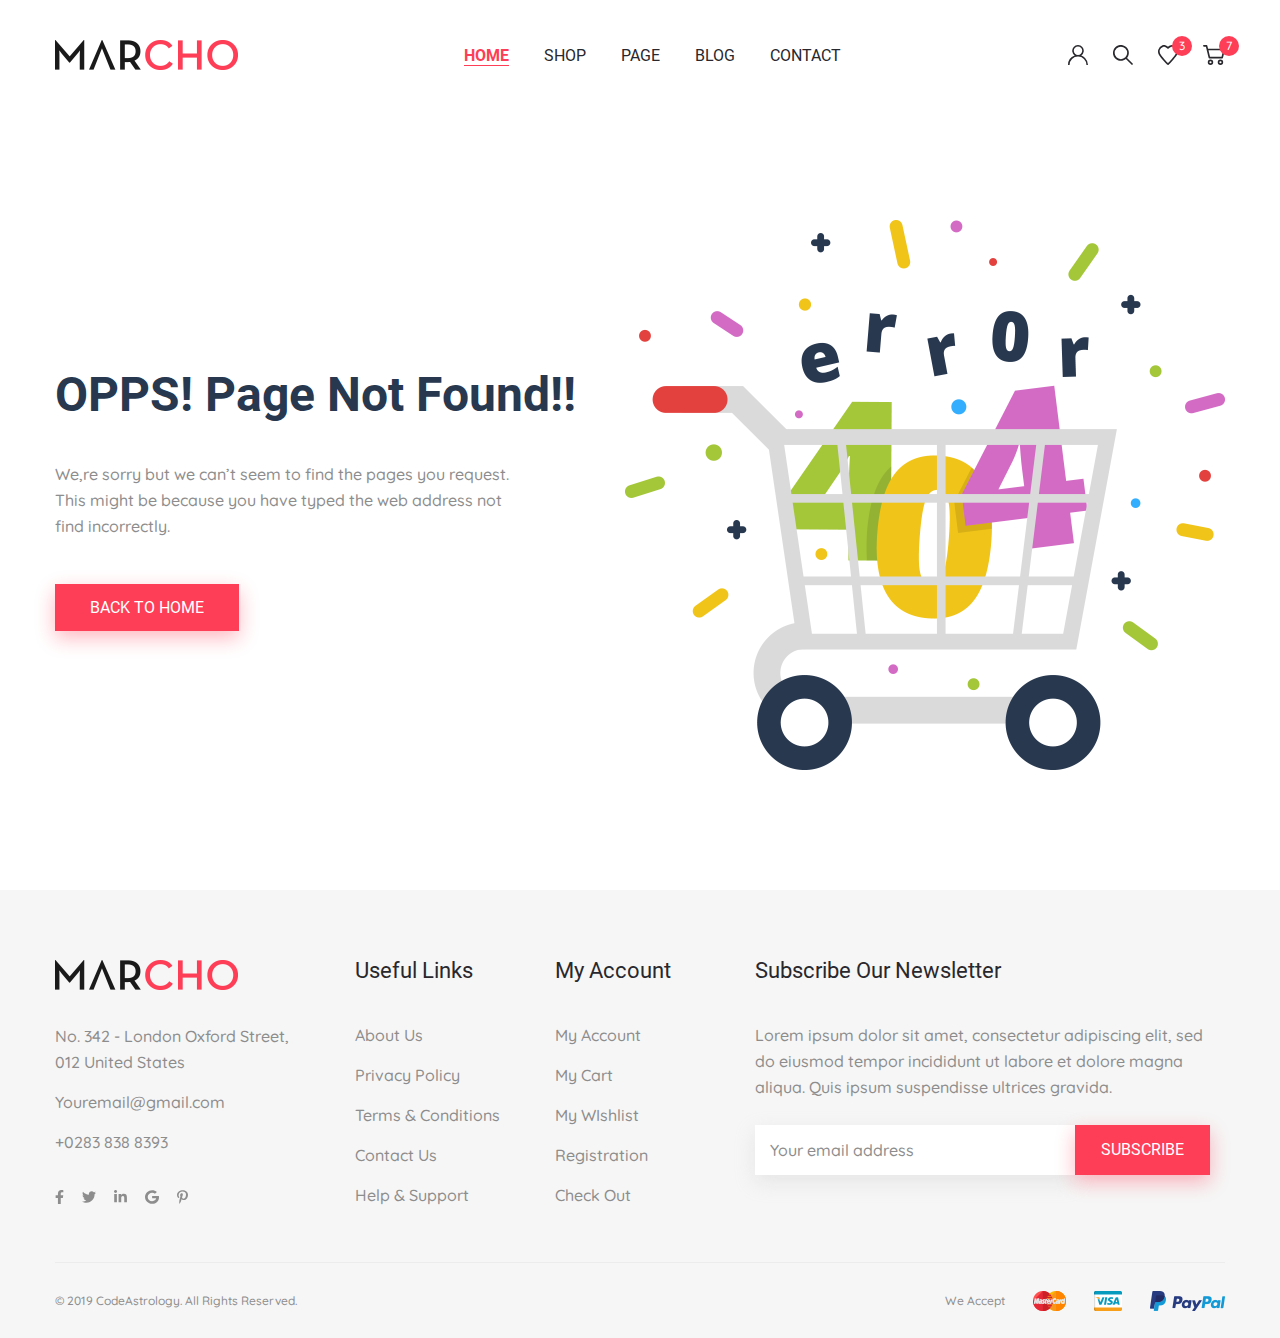
<file: 404-page.html>
<!DOCTYPE html>
<html lang="en">
<head>
  <meta charset="UTF-8">
  <meta http-equiv="X-UA-Compatible" content="IE=edge">
  <meta name="viewport" content="width=device-width, initial-scale=1.0">
  <title>Document</title>
  <link rel="stylesheet" href="css/style.min.css">
</head>
<body>
  <header class="header">
  <div class="container">
    <div class="header__inner">
      <a href="index.html" class="logo">
        <img src="images/logo.png" alt="logo" class="logo__img">
      </a>
      <nav class="menu">
        <button class="menu__btn">
          <span></span>
        </button>
        <ul class="menu__list">
          <li class="menu__list-item">
            <a href="index.html" class="menu__list-link menu__list-link--active">HOME</a>
          </li>
          <li class="menu__list-item">
            <a  href="shop.html" class="menu__list-link">SHOP</a>
          </li>
          <li class="menu__list-item">
            <a href="login.html" class="menu__list-link">PAGE</a>
          </li>
          <li class="menu__list-item">
            <a href="blog.html" class="menu__list-link">BLOG</a>
          </li>
          <li class="menu__list-item">
            <a href="contacts.html" class="menu__list-link">CONTACT</a>
          </li>
        </ul>
      </nav>
      <div class="user-nav">
        <a class="user-nav__link" href="login.html">
          <img ckass="user-nav__link-img" src="images/icons/user.svg" alt="icon">
        </a>
        <a class="user-nav__link" href="shop.html">
          <img ckass="user-nav__link-img" src="images/icons/search.svg" alt="icon">
        </a>
        <a class="user-nav__link" href="#">
          <img ckass="user-nav__link-img" src="images/icons/heart.svg" alt="icon">
          <span class="user-nav__num">3</span>
        </a>
        <a class="user-nav__link" href="#">
          <img ckass="user-nav__link-img" src="images/icons/cart.svg" alt="icon">
          <span class="user-nav__num">7</span>
        </a>
      </div>
    </div>
  </div>
</header>
  <main class="main">
    <section class="page-404">
      <div class="container">
        <div class="page-404__inner">
          <div class="page-404__content">
            <h2 class="page-404__title">OPPS! Page Not Found!!</h2>
            <p class="page-404__text">We,re sorry but we can’t seem to find the pages you request. This might be because you have typed the web address not
            find incorrectly.</p>
            <a href="index.html" class="page-404__link">BACK TO HOME</a>
          </div>
          <img src="images/404.png" alt="404 image" class="page-404__img">
        </div>
      </div>
    </section>
    
  </main>
  <footer class="footer">
  <div class="container">
    <div class="footer-top">
      <div class="footer-top__item footer-top__contact">
        <a href="index.html" class="logo footer-top__logo">
          <img src="images/logo.png" alt="logo" class="logo__img">
        </a>
        <a href="contacts.html" class="footer-top__adress">
          No. 342 - London Oxford Street,
          012 United States
        </a>
        <a href="mailto:Youremail@gmail.com" class="footer-top__email">Youremail@gmail.com</a>
        <a href="tel:+02838388393" class="footer-top__phone">+0283 838 8393</a>
        <ul class="footer-top__social-list">
          <li class="footer-top__social-item">
            <a href="#" class="footer-top__social-link">
              <svg xmlns="http://www.w3.org/2000/svg" xmlns:xlink="http://www.w3.org/1999/xlink" width="px"
                height="14px" viewBox="0 0 9 14" version="1.1">
                <g>
                  <path
                    d="M 7.851562 7.875 L 8.25 5.339844 L 5.75 5.339844 L 5.75 3.695312 C 5.75 3.003906 6.097656 2.328125 7.21875 2.328125 L 8.355469 2.328125 L 8.355469 0.171875 C 8.355469 0.171875 7.324219 0 6.339844 0 C 4.277344 0 2.933594 1.214844 2.933594 3.410156 L 2.933594 5.339844 L 0.644531 5.339844 L 0.644531 7.875 L 2.933594 7.875 L 2.933594 14 L 5.75 14 L 5.75 7.875 Z M 7.851562 7.875 " />
                </g>
              </svg>
            </a>
          </li>
          <li class="footer-top__social-item">
            <a href="#" class="footer-top__social-link">
              <svg xmlns="http://www.w3.org/2000/svg" xmlns:xlink="http://www.w3.org/1999/xlink" width="px"
                height="14px" viewBox="0 0 14 14" version="1.1">
                <g>
                  <path
                    d="M 12.5625 4.148438 C 12.570312 4.273438 12.570312 4.398438 12.570312 4.523438 C 12.570312 8.316406 9.683594 12.683594 4.40625 12.683594 C 2.78125 12.683594 1.269531 12.214844 0 11.398438 C 0.230469 11.425781 0.453125 11.433594 0.691406 11.433594 C 2.035156 11.433594 3.269531 10.980469 4.253906 10.207031 C 2.992188 10.179688 1.9375 9.355469 1.574219 8.21875 C 1.75 8.242188 1.925781 8.261719 2.113281 8.261719 C 2.371094 8.261719 2.628906 8.226562 2.871094 8.164062 C 1.554688 7.898438 0.570312 6.742188 0.570312 5.347656 L 0.570312 5.3125 C 0.949219 5.527344 1.394531 5.660156 1.867188 5.675781 C 1.09375 5.160156 0.585938 4.28125 0.585938 3.285156 C 0.585938 2.753906 0.726562 2.265625 0.976562 1.839844 C 2.390625 3.578125 4.511719 4.71875 6.894531 4.839844 C 6.847656 4.628906 6.824219 4.40625 6.824219 4.183594 C 6.824219 2.601562 8.101562 1.316406 9.691406 1.316406 C 10.519531 1.316406 11.265625 1.660156 11.789062 2.222656 C 12.4375 2.097656 13.058594 1.855469 13.609375 1.527344 C 13.394531 2.195312 12.941406 2.753906 12.347656 3.109375 C 12.925781 3.046875 13.484375 2.886719 14 2.664062 C 13.609375 3.234375 13.121094 3.738281 12.5625 4.148438 Z M 12.5625 4.148438 " />
                </g>
              </svg>
            </a>
          </li>
          <li class="footer-top__social-item">
            <a href="#" class="footer-top__social-link">
              <svg xmlns="http://www.w3.org/2000/svg" xmlns:xlink="http://www.w3.org/1999/xlink" width="px"
                height="14px" viewBox="0 0 12 13" version="1.1">
                <g>
                  <path
                    d="M 2.6875 11.375 L 0.199219 11.375 L 0.199219 3.78125 L 2.6875 3.78125 Z M 1.441406 2.746094 C 0.644531 2.746094 0 2.121094 0 1.367188 C 0 0.613281 0.644531 0 1.441406 0 C 2.238281 0 2.882812 0.613281 2.882812 1.367188 C 2.882812 2.121094 2.234375 2.746094 1.441406 2.746094 Z M 11.996094 11.375 L 9.515625 11.375 L 9.515625 7.679688 C 9.515625 6.796875 9.496094 5.667969 8.222656 5.667969 C 6.929688 5.667969 6.730469 6.625 6.730469 7.613281 L 6.730469 11.375 L 4.246094 11.375 L 4.246094 3.78125 L 6.628906 3.78125 L 6.628906 4.816406 L 6.664062 4.816406 C 6.996094 4.21875 7.808594 3.589844 9.019531 3.589844 C 11.539062 3.589844 12 5.160156 12 7.203125 L 12 11.375 Z M 11.996094 11.375 " />
                </g>
              </svg>
            </a>
          </li>
          <li class="footer-top__social-item">
            <a href="#" class="footer-top__social-link">
              <svg xmlns="http://www.w3.org/2000/svg" xmlns:xlink="http://www.w3.org/1999/xlink" width="px"
                height="14px" viewBox="0 0 13 13" version="1.1">
                <g>
                  <path
                    d="M 13 6.648438 C 13 10.238281 10.417969 12.796875 6.605469 12.796875 C 2.953125 12.796875 0 9.984375 0 6.5 C 0 3.015625 2.953125 0.203125 6.605469 0.203125 C 8.386719 0.203125 9.882812 0.824219 11.035156 1.851562 L 9.238281 3.5 C 6.886719 1.335938 2.511719 2.960938 2.511719 6.5 C 2.511719 8.695312 4.351562 10.476562 6.605469 10.476562 C 9.222656 10.476562 10.203125 8.6875 10.355469 7.761719 L 6.605469 7.761719 L 6.605469 5.597656 L 12.894531 5.597656 C 12.957031 5.917969 13 6.226562 13 6.648438 Z M 13 6.648438 " />
                </g>
              </svg>
            </a>
          </li>
          <li class="footer-top__social-item">
            <a href="#" class="footer-top__social-link">
              <svg xmlns="http://www.w3.org/2000/svg" xmlns:xlink="http://www.w3.org/1999/xlink" width="px"
                height="14px" viewBox="0 0 11 14" version="1.1">
                <g>
                  <path
                    d="M 5.84375 0.179688 C 2.90625 0.179688 0 2.046875 0 5.074219 C 0 7 1.132812 8.09375 1.820312 8.09375 C 2.105469 8.09375 2.269531 7.339844 2.269531 7.125 C 2.269531 6.871094 1.589844 6.332031 1.589844 5.273438 C 1.589844 3.074219 3.34375 1.515625 5.613281 1.515625 C 7.5625 1.515625 9.007812 2.574219 9.007812 4.515625 C 9.007812 5.96875 8.394531 8.691406 6.417969 8.691406 C 5.707031 8.691406 5.097656 8.199219 5.097656 7.496094 C 5.097656 6.460938 5.851562 5.460938 5.851562 4.394531 C 5.851562 2.582031 3.164062 2.910156 3.164062 5.097656 C 3.164062 5.558594 3.222656 6.066406 3.4375 6.484375 C 3.042969 8.109375 2.234375 10.53125 2.234375 12.203125 C 2.234375 12.71875 2.3125 13.230469 2.363281 13.746094 C 2.460938 13.847656 2.410156 13.839844 2.5625 13.785156 C 4.003906 11.898438 3.953125 11.53125 4.605469 9.0625 C 4.957031 9.703125 5.871094 10.046875 6.589844 10.046875 C 9.632812 10.046875 11 7.214844 11 4.664062 C 11 1.949219 8.542969 0.179688 5.84375 0.179688 Z M 5.84375 0.179688 " />
                </g>
              </svg>
            </a>
          </li>
        </ul>
      </div>
      <div class="footer-top__item footer-top__nav">
        <h6 class="footer-top__title footer-top__title--special">Useful Links</h6>
        <ul class="footer-top__list ">
          <li class="footer-top__item"><a href="#" class="footer-top__link">About Us
            </a></li>
          <li class="footer-top__item"><a href="#" class="footer-top__link">Privacy Policy</a></li>
          <li class="footer-top__item"><a href="#" class="footer-top__link">Terms & Conditions</a></li>
          <li class="footer-top__item"><a href="#" class="footer-top__link">Contact Us</a></li>
          <li class="footer-top__item"><a href="#" class="footer-top__link">Help & Support</a></li>
        </ul>
      </div>
      <div class="footer-top__item footer-top__nav">
        <h6 class="footer-top__title footer-top__title--special">My Account</h6>
        <ul class="footer-top__list ">
          <li class="footer-top__item"><a href="#" class="footer-top__link">
              My Account
            </a></li>
          <li class="footer-top__item"><a href="#" class="footer-top__link">My Cart</a></li>
          <li class="footer-top__item"><a href="#" class="footer-top__link">My WIshlist</a></li>
          <li class="footer-top__item"><a href="#" class="footer-top__link"> Registration</a></li>
          <li class="footer-top__item"><a href="#" class="footer-top__link"> Check Out</a></li>
        </ul>
      </div>
      <div class="footer-top__item footer-top__item-form">
        <h6 class="footer-top__title">Subscribe Our Newsletter</h6>
        <p class="footer-top__text">Lorem ipsum dolor sit amet, consectetur adipiscing elit, sed do eiusmod tempor
          incididunt ut labore et dolore magna
          aliqua. Quis ipsum suspendisse ultrices gravida.</p>
        <form action="#" class="footer-top__form">
          <input type="email" class="footer-top__form-input" placeholder="Your email address" required>
          <button class="footer-top__form-btn" type="submit">Subscribe</button>
        </form>
      </div>
    </div>
    <div class="footer-bottom">
      <p class="footer-bottom__copy">© 2019 CodeAstrology. All Rights Reserved.</p>
      <div class="footer-bottom__accept">
        We Accept
        <img src="images/icons/mastercard.png" alt="mastercard" class="footer-bottom__accept-img">
        <img src="images/icons/visa.png" alt="visa" class="footer-bottom__accept-img">
        <img src="images/icons/paypal.png" alt="paypal" class="footer-bottom__accept-img">
      </div>
    </div>
  </div>
</footer>
  
  <script src="js/main.min.js"></script>
</body>
</html>
</file>
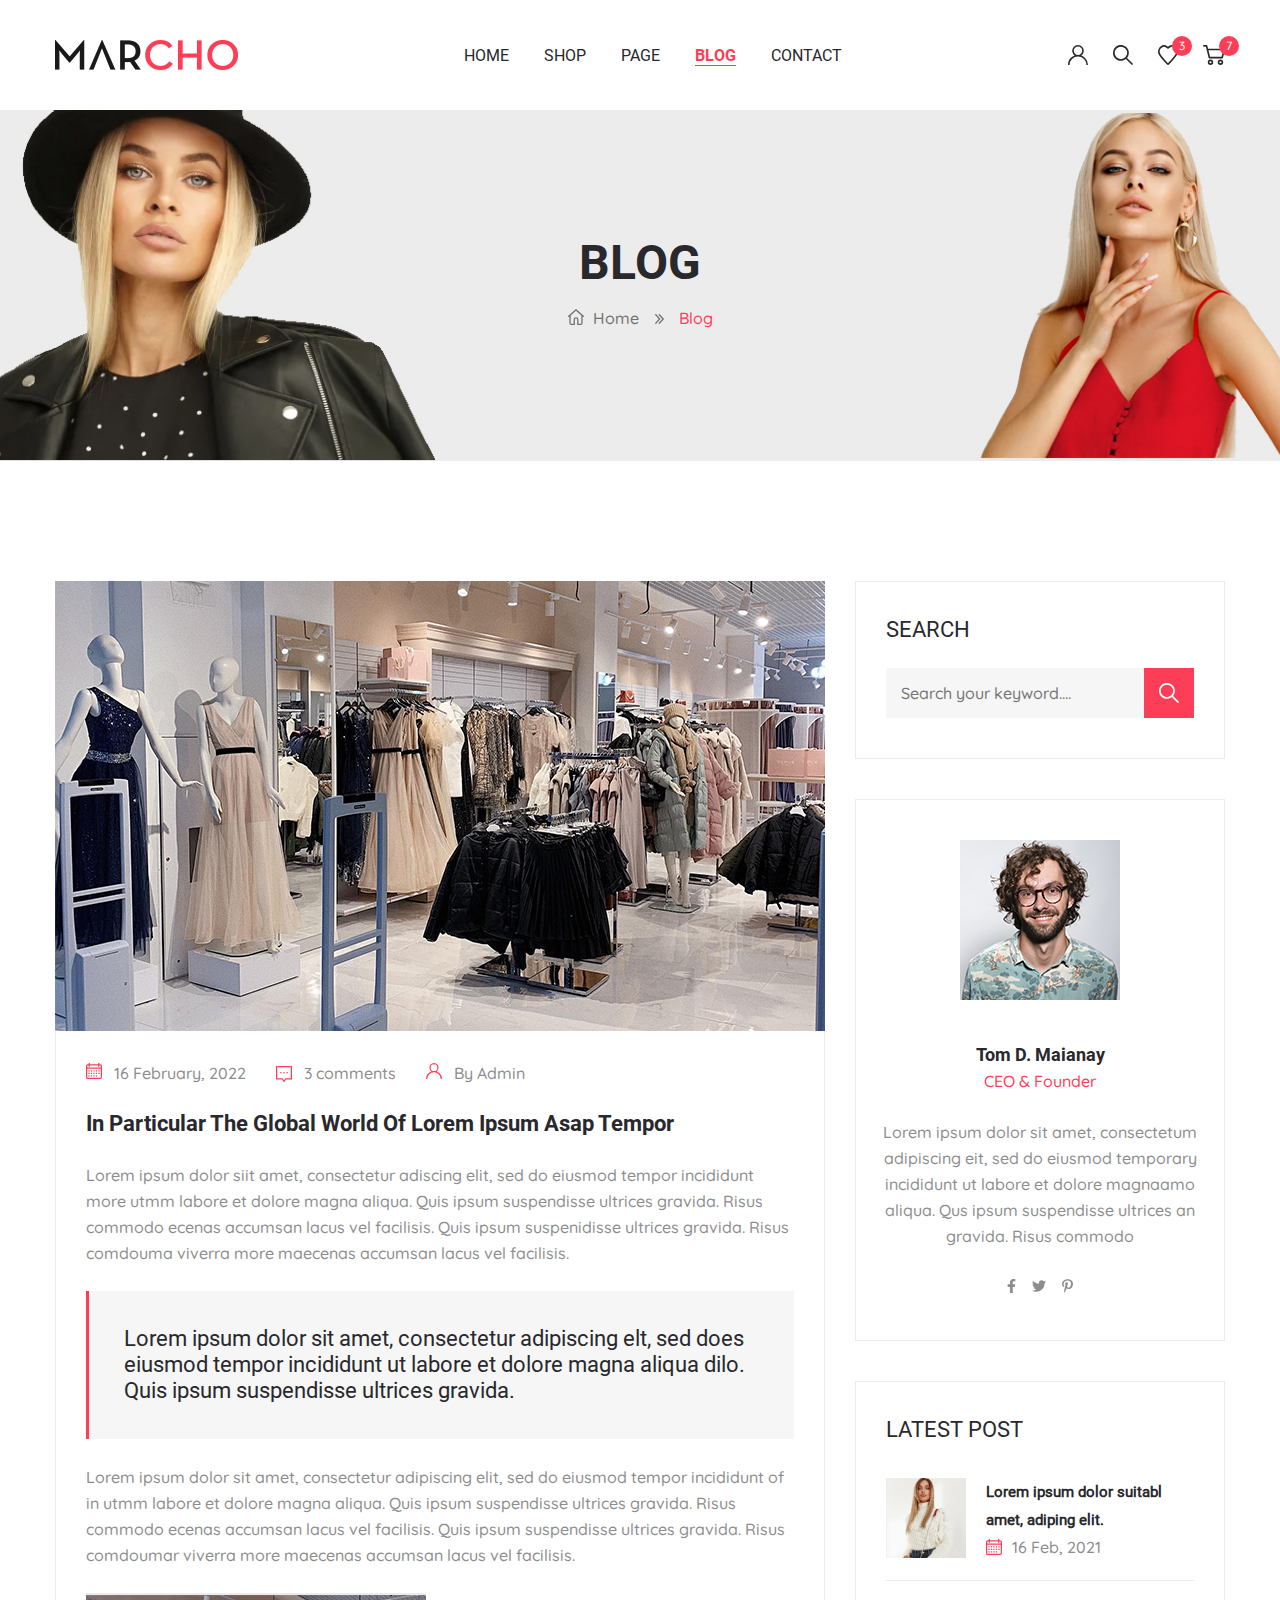
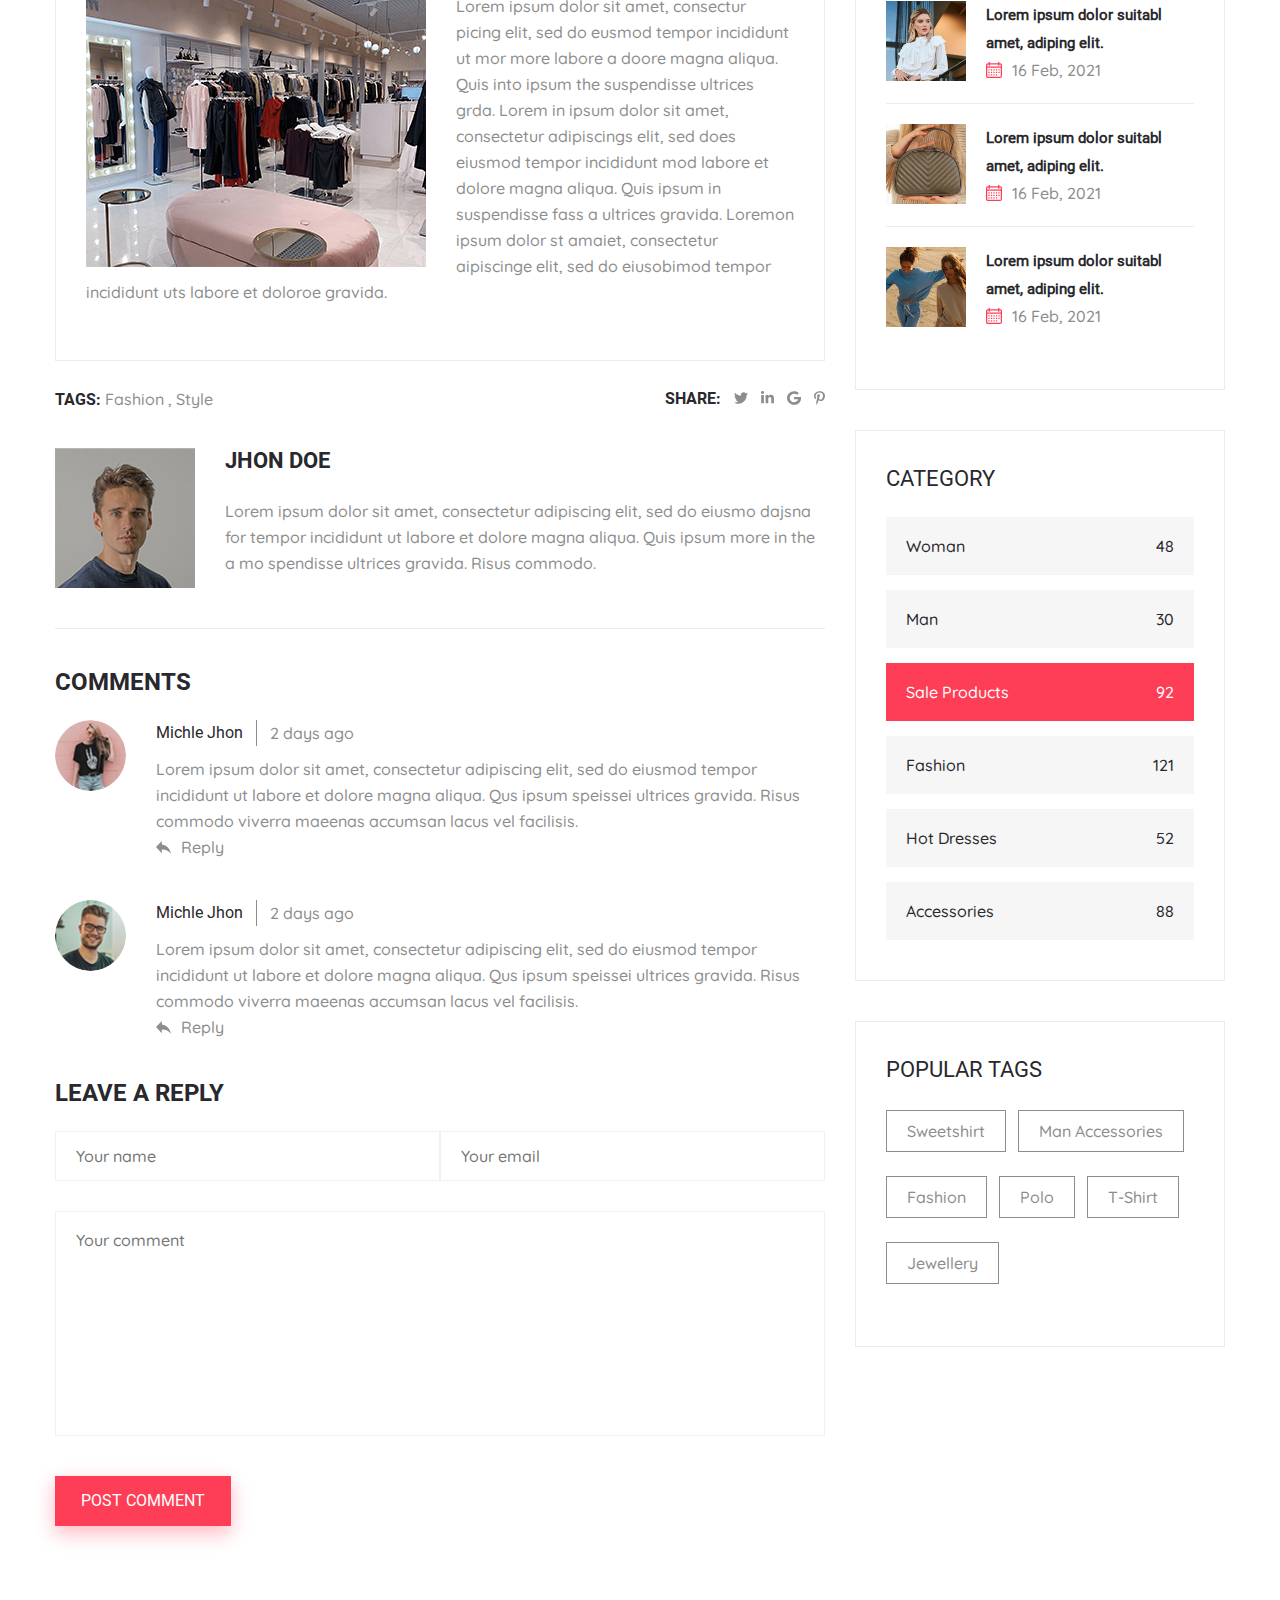
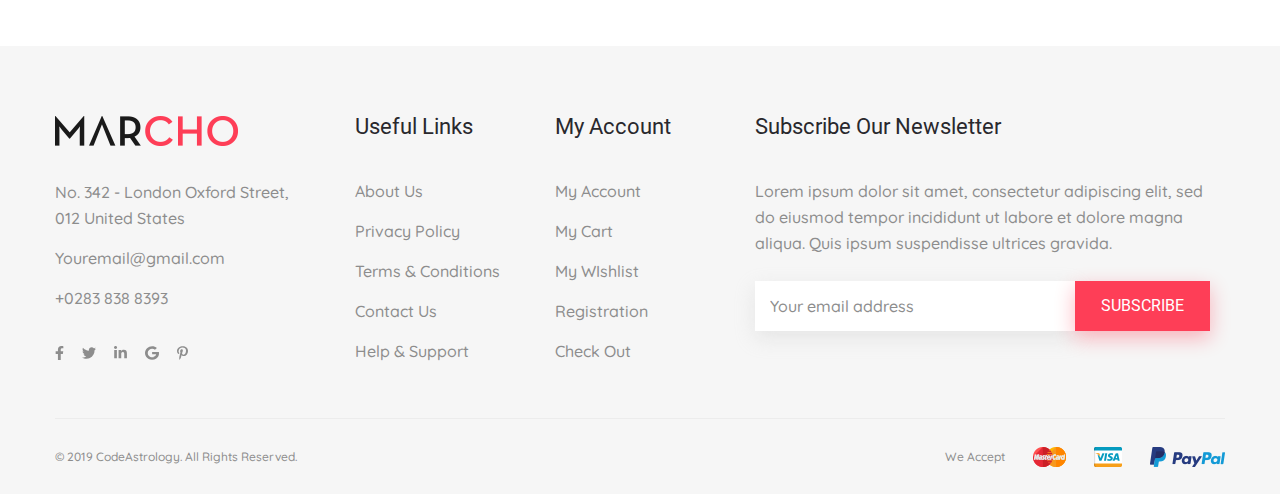
<file: blog-one.html>
<!DOCTYPE html>
<html lang="en">

<head>
  <meta charset="UTF-8">
  <meta http-equiv="X-UA-Compatible" content="IE=edge">
  <meta name="viewport" content="width=device-width, initial-scale=1.0">
  <title>Document</title>
  <link rel="stylesheet" href="css/style.min.css">
</head>

<body>
 <header class="header">
  <div class="container">
    <div class="header__inner">
      <a href="index.html" class="logo">
        <img src="images/logo.png" alt="logo" class="logo__img">
      </a>
      <nav class="menu">
        <button class="menu__btn">
          <span></span>
        </button>
        <ul class="menu__list">
          <li class="menu__list-item">
            <a href="index.html" class="menu__list-link ">HOME</a>
          </li>
          <li class="menu__list-item">
            <a  href="shop.html" class="menu__list-link">SHOP</a>
          </li>
          <li class="menu__list-item">
            <a href="login.html" class="menu__list-link">PAGE</a>
          </li>
          <li class="menu__list-item">
            <a href="blog.html" class="menu__list-link menu__list-link--active">BLOG</a>
          </li>
          <li class="menu__list-item">
            <a href="contacts.html" class="menu__list-link">CONTACT</a>
          </li>
        </ul>
      </nav>
      <div class="user-nav">
        <a class="user-nav__link" href="login.html">
          <img ckass="user-nav__link-img" src="images/icons/user.svg" alt="icon">
        </a>
        <a class="user-nav__link" href="shop.html">
          <img ckass="user-nav__link-img" src="images/icons/search.svg" alt="icon">
        </a>
        <a class="user-nav__link" href="#">
          <img ckass="user-nav__link-img" src="images/icons/heart.svg" alt="icon">
          <span class="user-nav__num">3</span>
        </a>
        <a class="user-nav__link" href="#">
          <img ckass="user-nav__link-img" src="images/icons/cart.svg" alt="icon">
          <span class="user-nav__num">7</span>
        </a>
      </div>
    </div>
  </div>
</header>
  <main class="main">
     <section class="top">
      <div class="top__container">
        <div class="container">
          <h2 class="top__title title">Blog</h2>
          <div class="breadcrumbs">
            <ul class="breadcrumbs__list">
              <li class="breadcrumbs__item">
                <a href="index.html" class="breadcrumbs__link">Home</a>
              </li>
              <li class="breadcrumbs__item">
                <a href="blog.html" class="breadcrumbs__link">Blog</a>
              </li>
            </ul>
          </div>
        </div>
      </div>
    </section>
    <section class="blog-page blog-one">
      <div class="container">
        <div class="blog-page__inner">
          <div class="blog-page__content blog-one__content">
            <img class="blog-page__img" src="images/blog/page-1.jpg" alt="blog img">
            <div class="blog-one__text">
              <ul class="blog-one__info">
                <li class="blog-one__info-item">
                  <span href="#" class="blog-one__info-link ">16 February, 2022
                  </span>
                </li>
                <li class="blog-one__info-item">
                  <a href="#" class="blog-one__info-link blog-one__info-link--comment">3 comments
                  </a>
                </li>
                <li class="blog-one__info-item">
                  <a href="blog-one.html" class="blog-one__info-link blog-one__info-link--author">By Admin
                  </a>
                </li>
              </ul>
              <h4>In Particular The Global World Of Lorem Ipsum Asap Tempor</h4>
              <p>Lorem ipsum dolor siit amet, consectetur adiscing elit, sed do eiusmod tempor incididunt more utmm
                labore et dolore
                magna aliqua. Quis ipsum suspendisse ultrices gravida. Risus commodo ecenas accumsan lacus vel
                facilisis. Quis ipsum
                suspenidisse ultrices gravida. Risus comdouma viverra more maecenas accumsan lacus vel facilisis.</p>
              <blockquote>Lorem ipsum dolor sit amet, consectetur adipiscing elt, sed does eiusmod tempor incididunt ut
                labore et dolore magna
                aliqua dilo. Quis ipsum suspendisse ultrices gravida.</blockquote>
              <p>Lorem ipsum dolor sit amet, consectetur adipiscing elit, sed do eiusmod tempor incididunt of in utmm
                labore et dolore
                magna aliqua. Quis ipsum suspendisse ultrices gravida. Risus commodo ecenas accumsan lacus vel
                facilisis. Quis ipsum
                suspendisse ultrices gravida. Risus comdoumar viverra more maecenas accumsan lacus vel facilisis.</p>
              <img class="blog-one__left-img" src="images/blog-one.jpg" alt="">
              <p>Lorem ipsum dolor sit amet, consectur picing elit, sed do eusmod tempor incididunt ut mor more labore a
                doore magna
                aliqua. Quis into ipsum the suspendisse ultrices grda. Lorem in ipsum dolor sit amet, consectetur
                adipiscings elit, sed
                does eiusmod tempor incididunt mod labore et dolore magna aliqua. Quis ipsum in suspendisse fass a
                ultrices gravida.
                Loremon ipsum dolor st amaiet, consectetur aipiscinge elit, sed do eiusobimod tempor incididunt uts
                labore et doloroe
                gravida.</p>
            </div>
            <div class="blog-one__box">
              <div class="blog-one__tags">
                <span>TAGS:</span>  <a href="#">Fashion</a> , <a href="#">Style</a>
              </div>
              <div class="blog-one__share">
                 <span>share:</span>   <a href=""><svg xmlns="http://www.w3.org/2000/svg" xmlns:xlink="http://www.w3.org/1999/xlink" width="px" height="14px"
                  viewBox="0 0 14 14" version="1.1">
                  <g id="surface1">
                    <path style=" stroke:none;fill-rule:nonzero;;fill-opacity:1;"
                      d="M 12.5625 4.148438 C 12.570312 4.273438 12.570312 4.398438 12.570312 4.523438 C 12.570312 8.316406 9.683594 12.683594 4.40625 12.683594 C 2.78125 12.683594 1.269531 12.214844 0 11.398438 C 0.230469 11.425781 0.453125 11.433594 0.691406 11.433594 C 2.035156 11.433594 3.269531 10.980469 4.253906 10.207031 C 2.992188 10.179688 1.9375 9.355469 1.574219 8.21875 C 1.75 8.242188 1.925781 8.261719 2.113281 8.261719 C 2.371094 8.261719 2.628906 8.226562 2.871094 8.164062 C 1.554688 7.898438 0.570312 6.742188 0.570312 5.347656 L 0.570312 5.3125 C 0.949219 5.527344 1.394531 5.660156 1.867188 5.675781 C 1.09375 5.160156 0.585938 4.28125 0.585938 3.285156 C 0.585938 2.753906 0.726562 2.265625 0.976562 1.839844 C 2.390625 3.578125 4.511719 4.71875 6.894531 4.839844 C 6.847656 4.628906 6.824219 4.40625 6.824219 4.183594 C 6.824219 2.601562 8.101562 1.316406 9.691406 1.316406 C 10.519531 1.316406 11.265625 1.660156 11.789062 2.222656 C 12.4375 2.097656 13.058594 1.855469 13.609375 1.527344 C 13.394531 2.195312 12.941406 2.753906 12.347656 3.109375 C 12.925781 3.046875 13.484375 2.886719 14 2.664062 C 13.609375 3.234375 13.121094 3.738281 12.5625 4.148438 Z M 12.5625 4.148438 " />
                  </g>
                </svg></a>
                <a href=""><svg xmlns="http://www.w3.org/2000/svg" xmlns:xlink="http://www.w3.org/1999/xlink" width="px" height="14px"
                  viewBox="0 0 12 13" version="1.1">
                  <g id="surface1">
                    <path style=" stroke:none;fill-rule:nonzero;fill-opacity:1;"
                      d="M 2.6875 11.375 L 0.199219 11.375 L 0.199219 3.78125 L 2.6875 3.78125 Z M 1.441406 2.746094 C 0.644531 2.746094 0 2.121094 0 1.367188 C 0 0.613281 0.644531 0 1.441406 0 C 2.238281 0 2.882812 0.613281 2.882812 1.367188 C 2.882812 2.121094 2.234375 2.746094 1.441406 2.746094 Z M 11.996094 11.375 L 9.515625 11.375 L 9.515625 7.679688 C 9.515625 6.796875 9.496094 5.667969 8.222656 5.667969 C 6.929688 5.667969 6.730469 6.625 6.730469 7.613281 L 6.730469 11.375 L 4.246094 11.375 L 4.246094 3.78125 L 6.628906 3.78125 L 6.628906 4.816406 L 6.664062 4.816406 C 6.996094 4.21875 7.808594 3.589844 9.019531 3.589844 C 11.539062 3.589844 12 5.160156 12 7.203125 L 12 11.375 Z M 11.996094 11.375 " />
                  </g>
                </svg></a>
                <a href=""><svg xmlns="http://www.w3.org/2000/svg" xmlns:xlink="http://www.w3.org/1999/xlink" width="px" height="14px"
                  viewBox="0 0 13 13" version="1.1">
                  <g id="surface1">
                    <path style=" stroke:none;fill-rule:nonzero;fill-opacity:1;"
                      d="M 13 6.648438 C 13 10.238281 10.417969 12.796875 6.605469 12.796875 C 2.953125 12.796875 0 9.984375 0 6.5 C 0 3.015625 2.953125 0.203125 6.605469 0.203125 C 8.386719 0.203125 9.882812 0.824219 11.035156 1.851562 L 9.238281 3.5 C 6.886719 1.335938 2.511719 2.960938 2.511719 6.5 C 2.511719 8.695312 4.351562 10.476562 6.605469 10.476562 C 9.222656 10.476562 10.203125 8.6875 10.355469 7.761719 L 6.605469 7.761719 L 6.605469 5.597656 L 12.894531 5.597656 C 12.957031 5.917969 13 6.226562 13 6.648438 Z M 13 6.648438 " />
                  </g>
                </svg></a>
                <a href=""><svg xmlns="http://www.w3.org/2000/svg" xmlns:xlink="http://www.w3.org/1999/xlink" width="px" height="14px"
                  viewBox="0 0 11 14" version="1.1">
                  <g id="surface1">
                    <path style=" stroke:none;fill-rule:nonzero;fill-opacity:1;"
                      d="M 5.84375 0.179688 C 2.90625 0.179688 0 2.046875 0 5.074219 C 0 7 1.132812 8.09375 1.820312 8.09375 C 2.105469 8.09375 2.269531 7.339844 2.269531 7.125 C 2.269531 6.871094 1.589844 6.332031 1.589844 5.273438 C 1.589844 3.074219 3.34375 1.515625 5.613281 1.515625 C 7.5625 1.515625 9.007812 2.574219 9.007812 4.515625 C 9.007812 5.96875 8.394531 8.691406 6.417969 8.691406 C 5.707031 8.691406 5.097656 8.199219 5.097656 7.496094 C 5.097656 6.460938 5.851562 5.460938 5.851562 4.394531 C 5.851562 2.582031 3.164062 2.910156 3.164062 5.097656 C 3.164062 5.558594 3.222656 6.066406 3.4375 6.484375 C 3.042969 8.109375 2.234375 10.53125 2.234375 12.203125 C 2.234375 12.71875 2.3125 13.230469 2.363281 13.746094 C 2.460938 13.847656 2.410156 13.839844 2.5625 13.785156 C 4.003906 11.898438 3.953125 11.53125 4.605469 9.0625 C 4.957031 9.703125 5.871094 10.046875 6.589844 10.046875 C 9.632812 10.046875 11 7.214844 11 4.664062 C 11 1.949219 8.542969 0.179688 5.84375 0.179688 Z M 5.84375 0.179688 " />
                  </g>
                </svg></a>
              </div>
            </div>
            <div class="blog-one__author">
              <img src="images/avatar/author.jpg" alt="" class="blog-one__author-img">
              <div class="blog-one__author-info">
                <h5 class="blog-one__author-name">JHON DOE</h5> 
                <p class="blog-one__author-text">Lorem ipsum dolor sit amet, consectetur adipiscing elit, sed do eiusmo dajsna for tempor incididunt ut labore et dolore
                magna aliqua. Quis ipsum more in the a mo spendisse ultrices gravida. Risus commodo.</p>
              </div>
            </div>
            <div class="comments-title">COMMENTS</div>
            <div class="comments">
              <img src="images/avatar/3.jpg" alt="avatar" class="comments__img">
              <div class="comments__content">
                <div class="comments__content-top">
                  <p class="comments__content-name">Michle Jhon</p>
                  <p class="comments__content-date">2 days ago</p>
                </div>
                <p class="comments__content-text">Lorem ipsum dolor sit amet, consectetur adipiscing elit, sed do
                  eiusmod tempor incididunt ut labore et dolore magna
                  aliqua. Qus ipsum speissei ultrices gravida. Risus commodo viverra maeenas accumsan lacus vel
                  facilisis.</p>
                <a href="#" class="comments__content-reply">Reply</a>
              </div>
            </div>
            <div class="comments">
              <img src="images/avatar/4.jpg" alt="avatar" class="comments__img">
              <div class="comments__content">
                <div class="comments__content-top">
                  <p class="comments__content-name">Michle Jhon</p>
                  <p class="comments__content-date">2 days ago</p>
                </div>
                <p class="comments__content-text">Lorem ipsum dolor sit amet, consectetur adipiscing elit, sed do
                  eiusmod tempor incididunt ut labore et dolore magna
                  aliqua. Qus ipsum speissei ultrices gravida. Risus commodo viverra maeenas accumsan lacus vel
                  facilisis.</p>
                <a href="#" class="comments__content-reply">Reply</a>
              </div>
            </div>
            <form action="#" class="comments-form">
              <p class="blog-one__form-title">LEAVE A REPLY </p>
              <div class="comments-form__box-input">
                <input type="text" class="comments-form__text-input" placeholder="Your name">
                <input type="text" class="comments-form__text-input" placeholder="Your email">
              </div>
              <textarea class="comments-form__textarea" placeholder="Your comment"></textarea>
              <button class="comments-form__btn" type="submit">POST COMMENT</button>
            </form>
          </div>
          <div class="blog-page__aside">
            <div class="filter-search filter__item">
              <h3 class="filter-search__title filter__title">Search</h3>
              <form class="filter-search__form" action="#">
                <input class="filter-search__input" type="text" placeholder="Search your keyword....">
                <button class="filter-search__btn" type="submit">
                  <img src="images/icons/search-white.svg" alt="search images">
                </button>
              </form>
            </div>

            <div class="person">
              <img class="person__img" src="images/avatar/ceo.jpg" alt="avatar">
              <div class="person__name">Tom D. Maianay</div>
              <div class="person__position">CEO & Founder</div>
              <p class="person__text">Lorem ipsum dolor sit amet, consectetum adipiscing eit, sed do eiusmod temporary
                incididunt ut labore et dolore magnaamo
                aliqua. Qus ipsum suspendisse ultrices an gravida. Risus commodo</p>
              <div class="person__social">
                <a class="person__social-link" href="#">
                  <svg xmlns="http://www.w3.org/2000/svg" xmlns:xlink="http://www.w3.org/1999/xlink" width="px"
                    height="14px" viewBox="0 0 9 14" version="1.1">
                    <g id="surface1">
                      <path
                        d="M 7.851562 7.875 L 8.25 5.339844 L 5.75 5.339844 L 5.75 3.695312 C 5.75 3.003906 6.097656 2.328125 7.21875 2.328125 L 8.355469 2.328125 L 8.355469 0.171875 C 8.355469 0.171875 7.324219 0 6.339844 0 C 4.277344 0 2.933594 1.214844 2.933594 3.410156 L 2.933594 5.339844 L 0.644531 5.339844 L 0.644531 7.875 L 2.933594 7.875 L 2.933594 14 L 5.75 14 L 5.75 7.875 Z M 7.851562 7.875 " />
                    </g>
                  </svg>
                </a>
                <a class="person__social-link" href="#">
                  <svg xmlns="http://www.w3.org/2000/svg" xmlns:xlink="http://www.w3.org/1999/xlink" width="px"
                    height="14px" viewBox="0 0 14 14" version="1.1">
                    <g id="surface1">
                      <path
                        d="M 12.5625 4.148438 C 12.570312 4.273438 12.570312 4.398438 12.570312 4.523438 C 12.570312 8.316406 9.683594 12.683594 4.40625 12.683594 C 2.78125 12.683594 1.269531 12.214844 0 11.398438 C 0.230469 11.425781 0.453125 11.433594 0.691406 11.433594 C 2.035156 11.433594 3.269531 10.980469 4.253906 10.207031 C 2.992188 10.179688 1.9375 9.355469 1.574219 8.21875 C 1.75 8.242188 1.925781 8.261719 2.113281 8.261719 C 2.371094 8.261719 2.628906 8.226562 2.871094 8.164062 C 1.554688 7.898438 0.570312 6.742188 0.570312 5.347656 L 0.570312 5.3125 C 0.949219 5.527344 1.394531 5.660156 1.867188 5.675781 C 1.09375 5.160156 0.585938 4.28125 0.585938 3.285156 C 0.585938 2.753906 0.726562 2.265625 0.976562 1.839844 C 2.390625 3.578125 4.511719 4.71875 6.894531 4.839844 C 6.847656 4.628906 6.824219 4.40625 6.824219 4.183594 C 6.824219 2.601562 8.101562 1.316406 9.691406 1.316406 C 10.519531 1.316406 11.265625 1.660156 11.789062 2.222656 C 12.4375 2.097656 13.058594 1.855469 13.609375 1.527344 C 13.394531 2.195312 12.941406 2.753906 12.347656 3.109375 C 12.925781 3.046875 13.484375 2.886719 14 2.664062 C 13.609375 3.234375 13.121094 3.738281 12.5625 4.148438 Z M 12.5625 4.148438 " />
                    </g>
                  </svg>
                </a>
                <a class="person__social-link" href="#">
                  <svg xmlns="http://www.w3.org/2000/svg" xmlns:xlink="http://www.w3.org/1999/xlink" width="px"
                    height="14px" viewBox="0 0 11 14" version="1.1">
                    <g id="surface1">
                      <path
                        d="M 5.84375 0.179688 C 2.90625 0.179688 0 2.046875 0 5.074219 C 0 7 1.132812 8.09375 1.820312 8.09375 C 2.105469 8.09375 2.269531 7.339844 2.269531 7.125 C 2.269531 6.871094 1.589844 6.332031 1.589844 5.273438 C 1.589844 3.074219 3.34375 1.515625 5.613281 1.515625 C 7.5625 1.515625 9.007812 2.574219 9.007812 4.515625 C 9.007812 5.96875 8.394531 8.691406 6.417969 8.691406 C 5.707031 8.691406 5.097656 8.199219 5.097656 7.496094 C 5.097656 6.460938 5.851562 5.460938 5.851562 4.394531 C 5.851562 2.582031 3.164062 2.910156 3.164062 5.097656 C 3.164062 5.558594 3.222656 6.066406 3.4375 6.484375 C 3.042969 8.109375 2.234375 10.53125 2.234375 12.203125 C 2.234375 12.71875 2.3125 13.230469 2.363281 13.746094 C 2.460938 13.847656 2.410156 13.839844 2.5625 13.785156 C 4.003906 11.898438 3.953125 11.53125 4.605469 9.0625 C 4.957031 9.703125 5.871094 10.046875 6.589844 10.046875 C 9.632812 10.046875 11 7.214844 11 4.664062 C 11 1.949219 8.542969 0.179688 5.84375 0.179688 Z M 5.84375 0.179688 " />
                    </g>
                  </svg>
                </a>
              </div>
            </div>
            <div class="latest-post">
              <h4 class="latest-post__title">
                Latest Post
              </h4>
              <div class="latest-post__item">
                <a class="latest-post__img-link" href="#">
                  <img src="images/product/8.jpg" alt="" class="latest-post__img">
                </a>
                <div class="latest-post__box">
                  <a class="latest-post__title-link" href="#">
                    <h5 class="latest-post__box-title">Lorem ipsum dolor suitabl amet, adiping elit.</h5>
                  </a>
                  <div class="latest-post__date">16 Feb, 2021</div>
                </div>
              </div>
              <div class="latest-post__item">
                <a class="latest-post__img-link" href="#">
                  <img src="images/blog/3.jpg" alt="" class="latest-post__img">
                </a>
                <div class="latest-post__box">
                  <a class="latest-post__title-link" href="#">
                    <h5 class="latest-post__box-title">Lorem ipsum dolor suitabl amet, adiping elit.</h5>
                  </a>
                  <div class="latest-post__date">16 Feb, 2021</div>
                </div>
              </div>
              <div class="latest-post__item">
                <a class="latest-post__img-link" href="#">
                  <img src="images/blog/1.jpg" alt="" class="latest-post__img">
                </a>
                <div class="latest-post__box">
                  <a class="latest-post__title-link" href="#">
                    <h5 class="latest-post__box-title">Lorem ipsum dolor suitabl amet, adiping elit.</h5>
                  </a>
                  <div class="latest-post__date">16 Feb, 2021</div>
                </div>
              </div>
              <div class="latest-post__item">
                <a class="latest-post__img-link" href="#">
                  <img src="images/blog/2.jpg" alt="" class="latest-post__img">
                </a>
                <div class="latest-post__box">
                  <a class="latest-post__title-link" href="#">
                    <h5 class="latest-post__box-title">Lorem ipsum dolor suitabl amet, adiping elit.</h5>
                  </a>
                  <div class="latest-post__date">16 Feb, 2021</div>
                </div>
              </div>
            </div>


            <div class="filter__item filter-category">
              <h3 class="filter__title">CATEGORY</h3>
              <form action="#" class="filter-category__form">
                <label class="filter-category__label">
                  <input type="checkbox" class="filter-category__input">
                  <div class="filter-category__checkbox">
                    <span>Woman</span>
                    <span>48</span>
                  </div>
                </label>
                <label class="filter-category__label">
                  <input type="checkbox" class="filter-category__input">
                  <div class="filter-category__checkbox">
                    <span>Man</span>
                    <span>30</span>
                  </div>
                </label>
                <label class="filter-category__label">
                  <input type="checkbox" class="filter-category__input" checked>
                  <div class="filter-category__checkbox">
                    <span>Sale Products</span>
                    <span>92</span>
                  </div>
                </label>
                <label class="filter-category__label">
                  <input type="checkbox" class="filter-category__input">
                  <div class="filter-category__checkbox">
                    <span>Fashion</span>
                    <span>121</span>
                  </div>
                </label>
                <label class="filter-category__label">
                  <input type="checkbox" class="filter-category__input">
                  <div class="filter-category__checkbox">
                    <span>Hot Dresses</span>
                    <span>52</span>
                  </div>
                </label>
                <label class="filter-category__label">
                  <input type="checkbox" class="filter-category__input">
                  <div class="filter-category__checkbox">
                    <span>Accessories</span>
                    <span>88</span>
                  </div>
                </label>
              </form>
            </div>
            <div class="filter__item filter-popular">
              <h3 class="filter__title">Popular Tags</h3>
              <form action="#" class="filter-popular__form">
                <label class="filter-popular__label">
                  <input type="checkbox" class="filter-popular__input">
                  <span class="filter-popular__checkbox">Sweetshirt</span>
                </label>
                <label class="filter-popular__label">
                  <input type="checkbox" class="filter-popular__input">
                  <span class="filter-popular__checkbox">Man Accessories</span>
                </label>
                <label class="filter-popular__label">
                  <input type="checkbox" class="filter-popular__input">
                  <span class="filter-popular__checkbox">Fashion</span>
                </label>
                <label class="filter-popular__label">
                  <input type="checkbox" class="filter-popular__input">
                  <span class="filter-popular__checkbox">Polo</span>
                </label>
                <label class="filter-popular__label">
                  <input type="checkbox" class="filter-popular__input">
                  <span class="filter-popular__checkbox">T-Shirt</span>
                </label>
                <label class="filter-popular__label">
                  <input type="checkbox" class="filter-popular__input">
                  <span class="filter-popular__checkbox">Jewellery</span>
                </label>
              </form>
            </div>
          </div>
        </div>
      </div>
    </section>
  </main>
  <footer class="footer">
  <div class="container">
    <div class="footer-top">
      <div class="footer-top__item footer-top__contact">
        <a href="" class="logo footer-top__logo">
          <img src="images/logo.png" alt="logo" class="logo__img">
        </a>
        <a href="#" class="footer-top__adress">
          No. 342 - London Oxford Street,
          012 United States
        </a>
        <a href="mailto:Youremail@gmail.com" class="footer-top__email">Youremail@gmail.com</a>
        <a href="tel:+02838388393" class="footer-top__phone">+0283 838 8393</a>
        <ul class="footer-top__social-list">
          <li class="footer-top__social-item">
            <a href="#" class="footer-top__social-link">
              <svg xmlns="http://www.w3.org/2000/svg" xmlns:xlink="http://www.w3.org/1999/xlink" width="px"
                height="14px" viewBox="0 0 9 14" version="1.1">
                <g>
                  <path
                    d="M 7.851562 7.875 L 8.25 5.339844 L 5.75 5.339844 L 5.75 3.695312 C 5.75 3.003906 6.097656 2.328125 7.21875 2.328125 L 8.355469 2.328125 L 8.355469 0.171875 C 8.355469 0.171875 7.324219 0 6.339844 0 C 4.277344 0 2.933594 1.214844 2.933594 3.410156 L 2.933594 5.339844 L 0.644531 5.339844 L 0.644531 7.875 L 2.933594 7.875 L 2.933594 14 L 5.75 14 L 5.75 7.875 Z M 7.851562 7.875 " />
                </g>
              </svg>
            </a>
          </li>
          <li class="footer-top__social-item">
            <a href="#" class="footer-top__social-link">
              <svg xmlns="http://www.w3.org/2000/svg" xmlns:xlink="http://www.w3.org/1999/xlink" width="px"
                height="14px" viewBox="0 0 14 14" version="1.1">
                <g>
                  <path
                    d="M 12.5625 4.148438 C 12.570312 4.273438 12.570312 4.398438 12.570312 4.523438 C 12.570312 8.316406 9.683594 12.683594 4.40625 12.683594 C 2.78125 12.683594 1.269531 12.214844 0 11.398438 C 0.230469 11.425781 0.453125 11.433594 0.691406 11.433594 C 2.035156 11.433594 3.269531 10.980469 4.253906 10.207031 C 2.992188 10.179688 1.9375 9.355469 1.574219 8.21875 C 1.75 8.242188 1.925781 8.261719 2.113281 8.261719 C 2.371094 8.261719 2.628906 8.226562 2.871094 8.164062 C 1.554688 7.898438 0.570312 6.742188 0.570312 5.347656 L 0.570312 5.3125 C 0.949219 5.527344 1.394531 5.660156 1.867188 5.675781 C 1.09375 5.160156 0.585938 4.28125 0.585938 3.285156 C 0.585938 2.753906 0.726562 2.265625 0.976562 1.839844 C 2.390625 3.578125 4.511719 4.71875 6.894531 4.839844 C 6.847656 4.628906 6.824219 4.40625 6.824219 4.183594 C 6.824219 2.601562 8.101562 1.316406 9.691406 1.316406 C 10.519531 1.316406 11.265625 1.660156 11.789062 2.222656 C 12.4375 2.097656 13.058594 1.855469 13.609375 1.527344 C 13.394531 2.195312 12.941406 2.753906 12.347656 3.109375 C 12.925781 3.046875 13.484375 2.886719 14 2.664062 C 13.609375 3.234375 13.121094 3.738281 12.5625 4.148438 Z M 12.5625 4.148438 " />
                </g>
              </svg>
            </a>
          </li>
          <li class="footer-top__social-item">
            <a href="#" class="footer-top__social-link">
              <svg xmlns="http://www.w3.org/2000/svg" xmlns:xlink="http://www.w3.org/1999/xlink" width="px"
                height="14px" viewBox="0 0 12 13" version="1.1">
                <g>
                  <path
                    d="M 2.6875 11.375 L 0.199219 11.375 L 0.199219 3.78125 L 2.6875 3.78125 Z M 1.441406 2.746094 C 0.644531 2.746094 0 2.121094 0 1.367188 C 0 0.613281 0.644531 0 1.441406 0 C 2.238281 0 2.882812 0.613281 2.882812 1.367188 C 2.882812 2.121094 2.234375 2.746094 1.441406 2.746094 Z M 11.996094 11.375 L 9.515625 11.375 L 9.515625 7.679688 C 9.515625 6.796875 9.496094 5.667969 8.222656 5.667969 C 6.929688 5.667969 6.730469 6.625 6.730469 7.613281 L 6.730469 11.375 L 4.246094 11.375 L 4.246094 3.78125 L 6.628906 3.78125 L 6.628906 4.816406 L 6.664062 4.816406 C 6.996094 4.21875 7.808594 3.589844 9.019531 3.589844 C 11.539062 3.589844 12 5.160156 12 7.203125 L 12 11.375 Z M 11.996094 11.375 " />
                </g>
              </svg>
            </a>
          </li>
          <li class="footer-top__social-item">
            <a href="#" class="footer-top__social-link">
              <svg xmlns="http://www.w3.org/2000/svg" xmlns:xlink="http://www.w3.org/1999/xlink" width="px"
                height="14px" viewBox="0 0 13 13" version="1.1">
                <g>
                  <path
                    d="M 13 6.648438 C 13 10.238281 10.417969 12.796875 6.605469 12.796875 C 2.953125 12.796875 0 9.984375 0 6.5 C 0 3.015625 2.953125 0.203125 6.605469 0.203125 C 8.386719 0.203125 9.882812 0.824219 11.035156 1.851562 L 9.238281 3.5 C 6.886719 1.335938 2.511719 2.960938 2.511719 6.5 C 2.511719 8.695312 4.351562 10.476562 6.605469 10.476562 C 9.222656 10.476562 10.203125 8.6875 10.355469 7.761719 L 6.605469 7.761719 L 6.605469 5.597656 L 12.894531 5.597656 C 12.957031 5.917969 13 6.226562 13 6.648438 Z M 13 6.648438 " />
                </g>
              </svg>
            </a>
          </li>
          <li class="footer-top__social-item">
            <a href="#" class="footer-top__social-link">
              <svg xmlns="http://www.w3.org/2000/svg" xmlns:xlink="http://www.w3.org/1999/xlink" width="px"
                height="14px" viewBox="0 0 11 14" version="1.1">
                <g>
                  <path
                    d="M 5.84375 0.179688 C 2.90625 0.179688 0 2.046875 0 5.074219 C 0 7 1.132812 8.09375 1.820312 8.09375 C 2.105469 8.09375 2.269531 7.339844 2.269531 7.125 C 2.269531 6.871094 1.589844 6.332031 1.589844 5.273438 C 1.589844 3.074219 3.34375 1.515625 5.613281 1.515625 C 7.5625 1.515625 9.007812 2.574219 9.007812 4.515625 C 9.007812 5.96875 8.394531 8.691406 6.417969 8.691406 C 5.707031 8.691406 5.097656 8.199219 5.097656 7.496094 C 5.097656 6.460938 5.851562 5.460938 5.851562 4.394531 C 5.851562 2.582031 3.164062 2.910156 3.164062 5.097656 C 3.164062 5.558594 3.222656 6.066406 3.4375 6.484375 C 3.042969 8.109375 2.234375 10.53125 2.234375 12.203125 C 2.234375 12.71875 2.3125 13.230469 2.363281 13.746094 C 2.460938 13.847656 2.410156 13.839844 2.5625 13.785156 C 4.003906 11.898438 3.953125 11.53125 4.605469 9.0625 C 4.957031 9.703125 5.871094 10.046875 6.589844 10.046875 C 9.632812 10.046875 11 7.214844 11 4.664062 C 11 1.949219 8.542969 0.179688 5.84375 0.179688 Z M 5.84375 0.179688 " />
                </g>
              </svg>
            </a>
          </li>
        </ul>
      </div>
      <div class="footer-top__item footer-top__nav">
        <h6 class="footer-top__title footer-top__title--special">Useful Links</h6>
        <ul class="footer-top__list ">
          <li class="footer-top__item"><a href="#" class="footer-top__link">About Us
            </a></li>
          <li class="footer-top__item"><a href="#" class="footer-top__link">Privacy Policy</a></li>
          <li class="footer-top__item"><a href="#" class="footer-top__link">Terms & Conditions</a></li>
          <li class="footer-top__item"><a href="#" class="footer-top__link">Contact Us</a></li>
          <li class="footer-top__item"><a href="#" class="footer-top__link">Help & Support</a></li>
        </ul>
      </div>
      <div class="footer-top__item footer-top__nav">
        <h6 class="footer-top__title footer-top__title--special">My Account</h6>
        <ul class="footer-top__list ">
          <li class="footer-top__item"><a href="#" class="footer-top__link">
              My Account
            </a></li>
          <li class="footer-top__item"><a href="#" class="footer-top__link">My Cart</a></li>
          <li class="footer-top__item"><a href="#" class="footer-top__link">My WIshlist</a></li>
          <li class="footer-top__item"><a href="#" class="footer-top__link"> Registration</a></li>
          <li class="footer-top__item"><a href="#" class="footer-top__link"> Check Out</a></li>
        </ul>
      </div>
      <div class="footer-top__item footer-top__item-form">
        <h6 class="footer-top__title">Subscribe Our Newsletter</h6>
        <p class="footer-top__text">Lorem ipsum dolor sit amet, consectetur adipiscing elit, sed do eiusmod tempor
          incididunt ut labore et dolore magna
          aliqua. Quis ipsum suspendisse ultrices gravida.</p>
        <form action="#" class="footer-top__form">
          <input type="email" class="footer-top__form-input" placeholder="Your email address" required>
          <button class="footer-top__form-btn" type="submit">Subscribe</button>
        </form>
      </div>
    </div>
    <div class="footer-bottom">
      <p class="footer-bottom__copy">© 2019 CodeAstrology. All Rights Reserved.</p>
      <div class="footer-bottom__accept">
        We Accept
        <img src="images/icons/mastercard.png" alt="mastercard" class="footer-bottom__accept-img">
        <img src="images/icons/visa.png" alt="visa" class="footer-bottom__accept-img">
        <img src="images/icons/paypal.png" alt="paypal" class="footer-bottom__accept-img">
      </div>
    </div>
  </div>
</footer>

  <script src="js/main.min.js"></script>
</body>

</html>
</file>
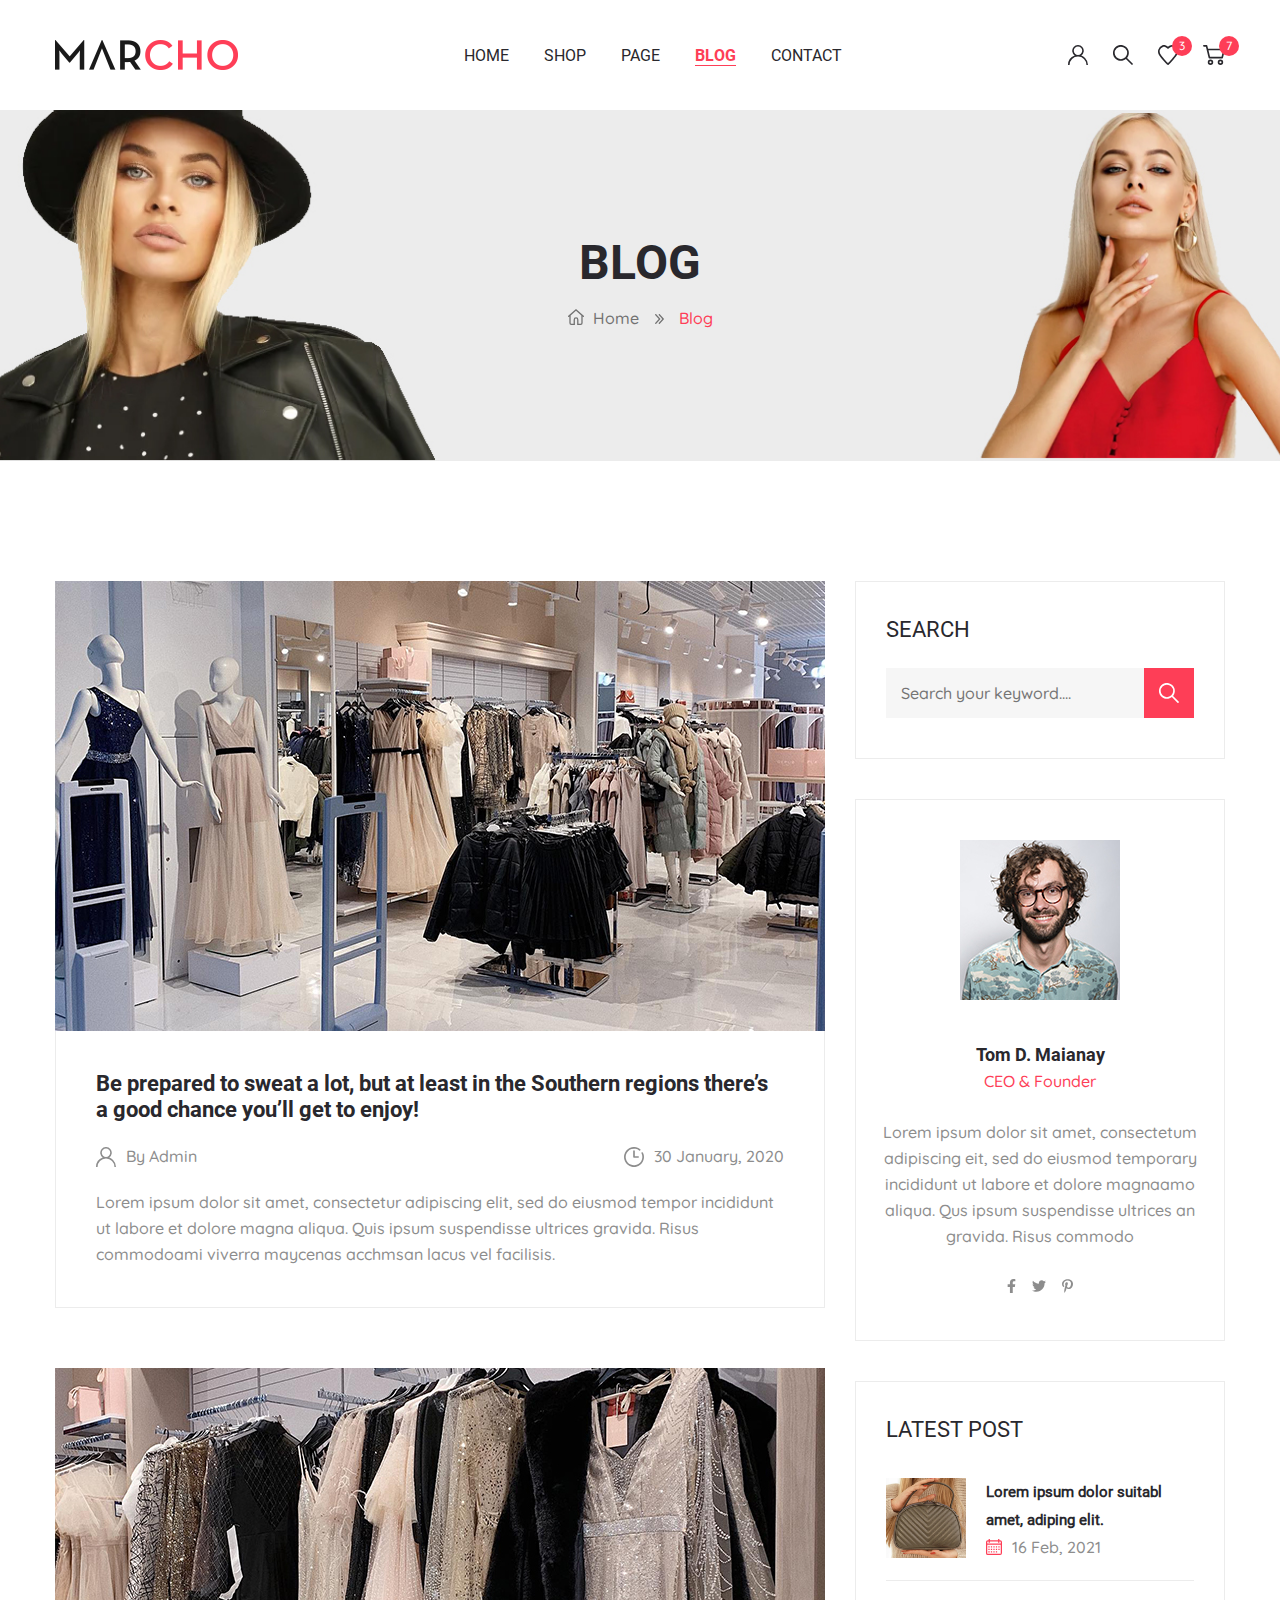
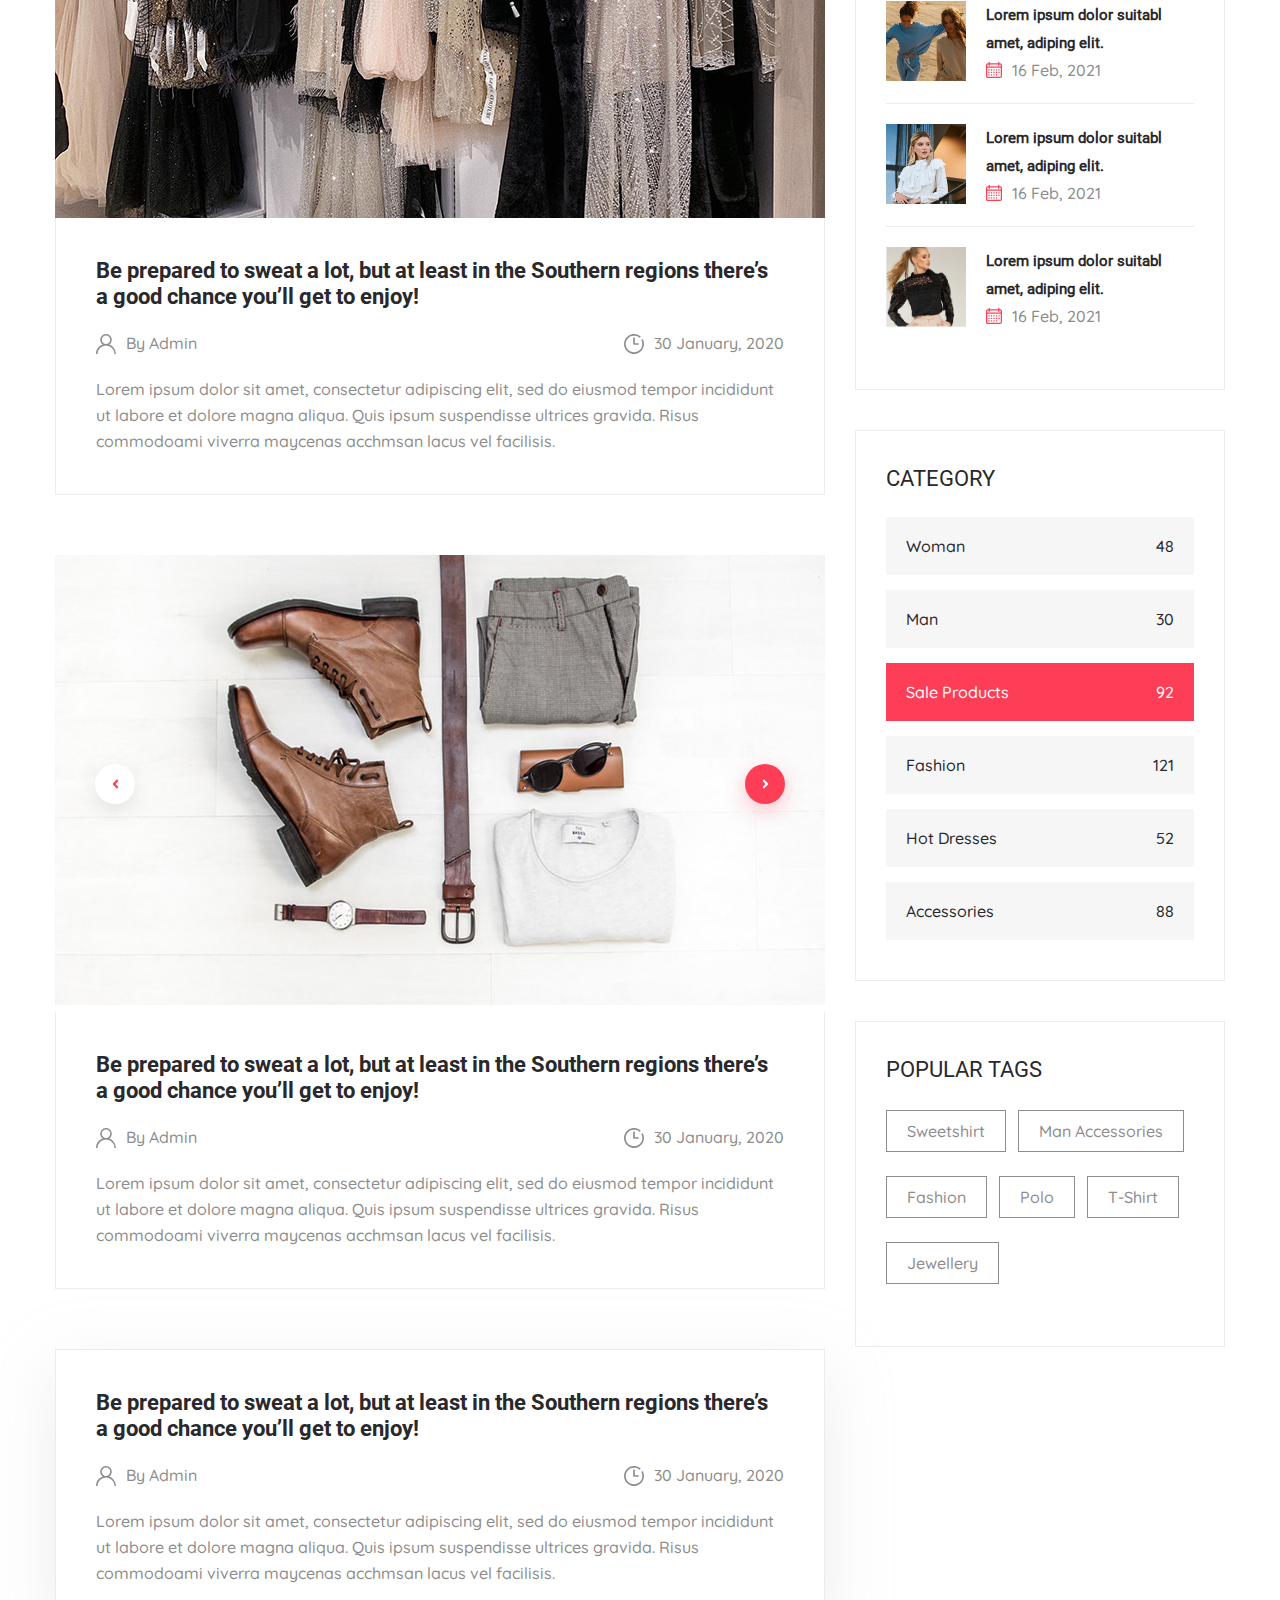
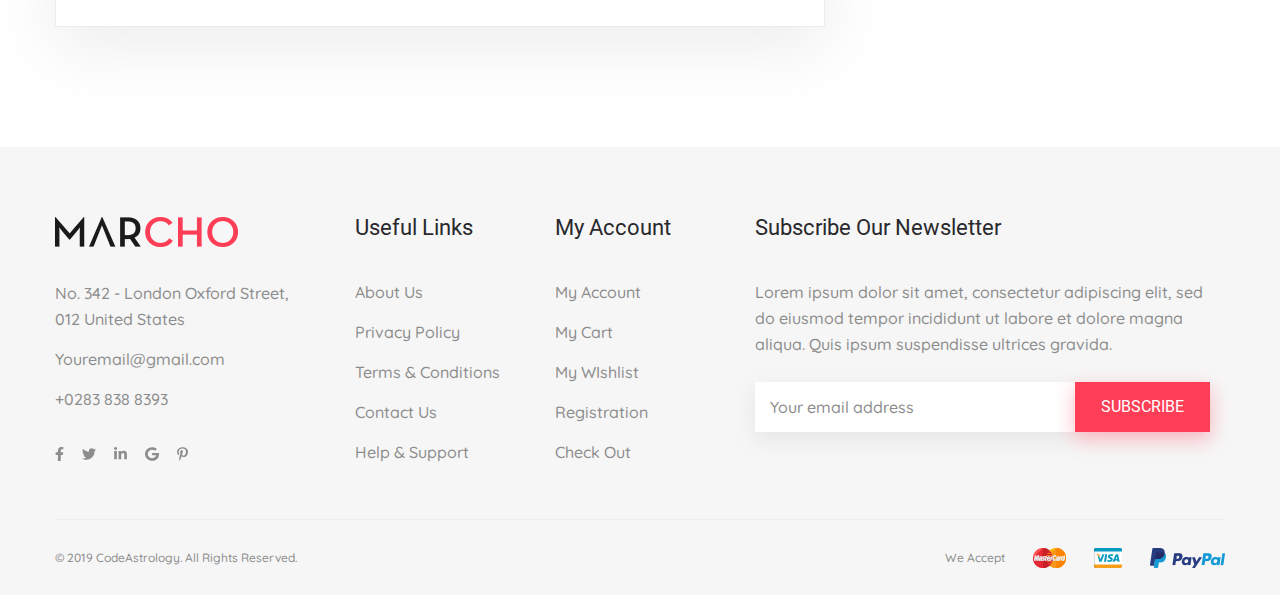
<file: blog.html>
<!DOCTYPE html>
<html lang="en">

<head>
  <meta charset="UTF-8">
  <meta http-equiv="X-UA-Compatible" content="IE=edge">
  <meta name="viewport" content="width=device-width, initial-scale=1.0">
  <title>Document</title>
  <link rel="stylesheet" href="css/style.min.css">
</head>

<body>
  <header class="header">
  <div class="container">
    <div class="header__inner">
      <a href="index.html" class="logo">
        <img src="images/logo.png" alt="logo" class="logo__img">
      </a>
      <nav class="menu">
        <button class="menu__btn">
          <span></span>
        </button>
        <ul class="menu__list">
          <li class="menu__list-item">
            <a href="index.html" class="menu__list-link ">HOME</a>
          </li>
          <li class="menu__list-item">
            <a  href="shop.html" class="menu__list-link">SHOP</a>
          </li>
          <li class="menu__list-item">
            <a href="login.html" class="menu__list-link">PAGE</a>
          </li>
          <li class="menu__list-item">
            <a href="blog.html" class="menu__list-link menu__list-link--active">BLOG</a>
          </li>
          <li class="menu__list-item">
            <a href="contacts.html" class="menu__list-link">CONTACT</a>
          </li>
        </ul>
      </nav>
      <div class="user-nav">
        <a class="user-nav__link" href="login.html">
          <img ckass="user-nav__link-img" src="images/icons/user.svg" alt="icon">
        </a>
        <a class="user-nav__link" href="shop.html">
          <img ckass="user-nav__link-img" src="images/icons/search.svg" alt="icon">
        </a>
        <a class="user-nav__link" href="#">
          <img ckass="user-nav__link-img" src="images/icons/heart.svg" alt="icon">
          <span class="user-nav__num">3</span>
        </a>
        <a class="user-nav__link" href="#">
          <img ckass="user-nav__link-img" src="images/icons/cart.svg" alt="icon">
          <span class="user-nav__num">7</span>
        </a>
      </div>
    </div>
  </div>
</header>
  <main class="main">
     <section class="top">
      <div class="top__container">
        <div class="container">
          <h2 class="top__title title">Blog</h2>
          <div class="breadcrumbs">
            <ul class="breadcrumbs__list">
              <li class="breadcrumbs__item">
                <a href="index.html" class="breadcrumbs__link">Home</a>
              </li>
              <li class="breadcrumbs__item">
                <a href="blog.html" class="breadcrumbs__link">Blog</a>
              </li>
            </ul>
          </div>
        </div>
      </div>
    </section>
    <section class="blog-page">
      <div class="container">
        <div class="blog-page__inner">
          <div class="blog-page__content">
            <div class="blog-page__item">
              <a class="blog-page__item-link" href="blog-one.html">
                <img class="blog-page__img" src="images/blog/page-1.jpg" alt="blog img">
              </a>
              <div class="blog-page__item-box">
                <h4 class="blog-page__item-title">
                  <a href="blog-one.html" class="blog-page__item-link">Be prepared to sweat a lot, but at least in the Southern
                    regions there’s a good chance you’ll get to enjoy!</a>
                </h4>
                <div class="blog-box">
                  <a class="blog-box__author" href="blog-one.html">By Admin</a>
                  <div class="blog-box__date">30 January, 2020</div>
                </div>
                <p class="blog-page__item-text">Lorem ipsum dolor sit amet, consectetur adipiscing elit, sed do eiusmod
                  tempor incididunt ut labore et dolore magna
                  aliqua. Quis ipsum suspendisse ultrices gravida. Risus commodoami viverra maycenas acchmsan lacus vel
                  facilisis.</p>
              </div>
            </div>
            <div class="blog-page__item">
              <a class="blog-page__item-link" href="blog-one.html">
                <img class="blog-page__img" src="images/blog/page-2.jpg" alt="blog img">
              </a>
              <div class="blog-page__item-box">
                <h4 class="blog-page__item-title">
                  <a href="blog-one.html" class="blog-page__item-link">Be prepared to sweat a lot, but at least in the Southern
                    regions there’s
                    a good chance you’ll get to enjoy!</a>
                </h4>
                <div class="blog-box">
                  <a class="blog-box__author" href="blog-one.html">By Admin</a>
                  <div class="blog-box__date">30 January, 2020</div>
                </div>
                <p class="blog-page__item-text">Lorem ipsum dolor sit amet, consectetur adipiscing elit, sed do eiusmod
                  tempor
                  incididunt ut labore et dolore magna
                  aliqua. Quis ipsum suspendisse ultrices gravida. Risus commodoami viverra maycenas acchmsan lacus vel
                  facilisis.
                </p>
              </div>
            </div>
            <div class="blog-page__item blog-page__item--slider">
              <div class="blog-page__slider">
                <img class="blog-page__img" src="images/blog/page-3.jpg" alt="blog img">
                <img class="blog-page__img" src="images/blog/page-1.jpg" alt="blog img">
                <img class="blog-page__img" src="images/blog/page-2.jpg" alt="blog img">
              </div>
              <div class="blog-page__item-box">
                <h4 class="blog-page__item-title">
                  <a href="#" class="blog-page__item-link">Be prepared to sweat a lot, but at least in the Southern
                    regions there’s
                    a good chance you’ll get to enjoy!</a>
                </h4>
                <div class="blog-box">
                  <a class="blog-box__author" href="#">By Admin</a>
                  <div class="blog-box__date">30 January, 2020</div>
                </div>
                <p class="blog-page__item-text">Lorem ipsum dolor sit amet, consectetur adipiscing elit, sed do eiusmod
                  tempor
                  incididunt ut labore et dolore magna
                  aliqua. Quis ipsum suspendisse ultrices gravida. Risus commodoami viverra maycenas acchmsan lacus vel
                  facilisis.
                </p>
              </div>
            </div>
            <div class="blog-page__item blog-page__item--no-image">
              <div class="blog-page__item-box">
                <h4 class="blog-page__item-title">
                  <a href="blog-one.html" class="blog-page__item-link">Be prepared to sweat a lot, but at least in the Southern
                    regions there’s
                    a good chance you’ll get to enjoy!</a>
                </h4>
                <div class="blog-box">
                  <a class="blog-box__author" href="blog-one.html">By Admin</a>
                  <div class="blog-box__date">30 January, 2020</div>
                </div>
                <p class="blog-page__item-text">Lorem ipsum dolor sit amet, consectetur adipiscing elit, sed do eiusmod
                  tempor
                  incididunt ut labore et dolore magna
                  aliqua. Quis ipsum suspendisse ultrices gravida. Risus commodoami viverra maycenas acchmsan lacus vel
                  facilisis.
                </p>
              </div>
            </div>

          </div>
          <div class="blog-page__aside">
            <div class="filter-search filter__item">
              <h3 class="filter-search__title filter__title">Search</h3>
              <form class="filter-search__form" action="#">
                <input class="filter-search__input" type="text" placeholder="Search your keyword....">
                <button class="filter-search__btn" type="submit">
                  <img src="images/icons/search-white.svg" alt="search images">
                </button>
              </form>
            </div>

            <div class="person">
              <img class="person__img" src="images/avatar/ceo.jpg" alt="avatar">
              <div class="person__name">Tom D. Maianay</div>
              <div class="person__position">CEO & Founder</div>
              <p class="person__text">Lorem ipsum dolor sit amet, consectetum adipiscing eit, sed do eiusmod temporary incididunt ut labore et dolore magnaamo
              aliqua. Qus ipsum suspendisse ultrices an gravida. Risus commodo</p>
              <div class="person__social">
                <a class="person__social-link" href="#">
                  <svg xmlns="http://www.w3.org/2000/svg" xmlns:xlink="http://www.w3.org/1999/xlink" width="px" height="14px"
                    viewBox="0 0 9 14" version="1.1">
                    <g id="surface1">
                      <path 
                        d="M 7.851562 7.875 L 8.25 5.339844 L 5.75 5.339844 L 5.75 3.695312 C 5.75 3.003906 6.097656 2.328125 7.21875 2.328125 L 8.355469 2.328125 L 8.355469 0.171875 C 8.355469 0.171875 7.324219 0 6.339844 0 C 4.277344 0 2.933594 1.214844 2.933594 3.410156 L 2.933594 5.339844 L 0.644531 5.339844 L 0.644531 7.875 L 2.933594 7.875 L 2.933594 14 L 5.75 14 L 5.75 7.875 Z M 7.851562 7.875 " />
                    </g>
                  </svg>
                </a>
                <a class="person__social-link" href="#">
                  <svg xmlns="http://www.w3.org/2000/svg" xmlns:xlink="http://www.w3.org/1999/xlink" width="px" height="14px"
                    viewBox="0 0 14 14" version="1.1">
                    <g id="surface1">
                      <path 
                        d="M 12.5625 4.148438 C 12.570312 4.273438 12.570312 4.398438 12.570312 4.523438 C 12.570312 8.316406 9.683594 12.683594 4.40625 12.683594 C 2.78125 12.683594 1.269531 12.214844 0 11.398438 C 0.230469 11.425781 0.453125 11.433594 0.691406 11.433594 C 2.035156 11.433594 3.269531 10.980469 4.253906 10.207031 C 2.992188 10.179688 1.9375 9.355469 1.574219 8.21875 C 1.75 8.242188 1.925781 8.261719 2.113281 8.261719 C 2.371094 8.261719 2.628906 8.226562 2.871094 8.164062 C 1.554688 7.898438 0.570312 6.742188 0.570312 5.347656 L 0.570312 5.3125 C 0.949219 5.527344 1.394531 5.660156 1.867188 5.675781 C 1.09375 5.160156 0.585938 4.28125 0.585938 3.285156 C 0.585938 2.753906 0.726562 2.265625 0.976562 1.839844 C 2.390625 3.578125 4.511719 4.71875 6.894531 4.839844 C 6.847656 4.628906 6.824219 4.40625 6.824219 4.183594 C 6.824219 2.601562 8.101562 1.316406 9.691406 1.316406 C 10.519531 1.316406 11.265625 1.660156 11.789062 2.222656 C 12.4375 2.097656 13.058594 1.855469 13.609375 1.527344 C 13.394531 2.195312 12.941406 2.753906 12.347656 3.109375 C 12.925781 3.046875 13.484375 2.886719 14 2.664062 C 13.609375 3.234375 13.121094 3.738281 12.5625 4.148438 Z M 12.5625 4.148438 " />
                    </g>
                  </svg>
                </a>
                <a class="person__social-link" href="#">
                  <svg xmlns="http://www.w3.org/2000/svg" xmlns:xlink="http://www.w3.org/1999/xlink" width="px" height="14px"
                    viewBox="0 0 11 14" version="1.1">
                    <g id="surface1">
                      <path 
                        d="M 5.84375 0.179688 C 2.90625 0.179688 0 2.046875 0 5.074219 C 0 7 1.132812 8.09375 1.820312 8.09375 C 2.105469 8.09375 2.269531 7.339844 2.269531 7.125 C 2.269531 6.871094 1.589844 6.332031 1.589844 5.273438 C 1.589844 3.074219 3.34375 1.515625 5.613281 1.515625 C 7.5625 1.515625 9.007812 2.574219 9.007812 4.515625 C 9.007812 5.96875 8.394531 8.691406 6.417969 8.691406 C 5.707031 8.691406 5.097656 8.199219 5.097656 7.496094 C 5.097656 6.460938 5.851562 5.460938 5.851562 4.394531 C 5.851562 2.582031 3.164062 2.910156 3.164062 5.097656 C 3.164062 5.558594 3.222656 6.066406 3.4375 6.484375 C 3.042969 8.109375 2.234375 10.53125 2.234375 12.203125 C 2.234375 12.71875 2.3125 13.230469 2.363281 13.746094 C 2.460938 13.847656 2.410156 13.839844 2.5625 13.785156 C 4.003906 11.898438 3.953125 11.53125 4.605469 9.0625 C 4.957031 9.703125 5.871094 10.046875 6.589844 10.046875 C 9.632812 10.046875 11 7.214844 11 4.664062 C 11 1.949219 8.542969 0.179688 5.84375 0.179688 Z M 5.84375 0.179688 " />
                    </g>
                  </svg>
                </a>
              </div>
            </div>
            <div class="latest-post">
              <h4 class="latest-post__title">
                Latest Post
              </h4>
              <div class="latest-post__item">
                <a class="latest-post__img-link" href="#">
                  <img src="images/blog/1.jpg" alt="" class="latest-post__img">
                </a>
                <div class="latest-post__box">
                  <a class="latest-post__title-link" href="#">
                    <h5 class="latest-post__box-title">Lorem ipsum dolor suitabl amet, adiping elit.</h5>
                    
                  </a><div class="latest-post__date">16 Feb, 2021</div>
                </div>
              </div>
              <div class="latest-post__item">
                <a class="latest-post__img-link" href="#">
                  <img src="images/blog/2.jpg" alt="" class="latest-post__img">
                </a>
                <div class="latest-post__box">
                  <a class="latest-post__title-link" href="#">
                    <h5 class="latest-post__box-title">Lorem ipsum dolor suitabl amet, adiping elit.</h5>             
                  </a>
                  <div class="latest-post__date">16 Feb, 2021</div>
                </div>
              </div>
              <div class="latest-post__item">
                <a class="latest-post__img-link" href="#">
                  <img src="images/blog/3.jpg" alt="" class="latest-post__img">
                </a>
                <div class="latest-post__box">
                  <a class="latest-post__title-link" href="#">
                    <h5 class="latest-post__box-title">Lorem ipsum dolor suitabl amet, adiping elit.</h5>                    
                  </a>
                  <div class="latest-post__date">16 Feb, 2021</div>
                </div>
              </div>
              <div class="latest-post__item">
                <a class="latest-post__img-link" href="#">
                  <img src="images/product/11.jpg" alt="" class="latest-post__img">
                </a>
                <div class="latest-post__box">
                  <a class="latest-post__title-link" href="#">
                    <h5 class="latest-post__box-title">Lorem ipsum dolor suitabl amet, adiping elit.</h5>                  
                  </a>
                  <div class="latest-post__date">16 Feb, 2021</div>
                </div>
              </div>
            </div>


            <div class="filter__item filter-category">
              <h3 class="filter__title">CATEGORY</h3>
              <form action="#" class="filter-category__form">
                <label class="filter-category__label">
                  <input type="checkbox" class="filter-category__input">
                  <div class="filter-category__checkbox">
                    <span>Woman</span>
                    <span>48</span>
                  </div>
                </label>
                <label class="filter-category__label">
                  <input type="checkbox" class="filter-category__input">
                  <div class="filter-category__checkbox">
                    <span>Man</span>
                    <span>30</span>
                  </div>
                </label>
                <label class="filter-category__label">
                  <input type="checkbox" class="filter-category__input" checked>
                  <div class="filter-category__checkbox">
                    <span>Sale Products</span>
                    <span>92</span>
                  </div>
                </label>
                <label class="filter-category__label">
                  <input type="checkbox" class="filter-category__input">
                  <div class="filter-category__checkbox">
                    <span>Fashion</span>
                    <span>121</span>
                  </div>
                </label>
                <label class="filter-category__label">
                  <input type="checkbox" class="filter-category__input">
                  <div class="filter-category__checkbox">
                    <span>Hot Dresses</span>
                    <span>52</span>
                  </div>
                </label>
                <label class="filter-category__label">
                  <input type="checkbox" class="filter-category__input">
                  <div class="filter-category__checkbox">
                    <span>Accessories</span>
                    <span>88</span>
                  </div>
                </label>
              </form>
            </div>
            <div class="filter__item filter-popular">
              <h3 class="filter__title">Popular Tags</h3>
              <form action="#" class="filter-popular__form">
                <label class="filter-popular__label">
                  <input type="checkbox" class="filter-popular__input">
                  <span class="filter-popular__checkbox">Sweetshirt</span>
                </label>
                <label class="filter-popular__label">
                  <input type="checkbox" class="filter-popular__input">
                  <span class="filter-popular__checkbox">Man Accessories</span>
                </label>
                <label class="filter-popular__label">
                  <input type="checkbox" class="filter-popular__input">
                  <span class="filter-popular__checkbox">Fashion</span>
                </label>
                <label class="filter-popular__label">
                  <input type="checkbox" class="filter-popular__input">
                  <span class="filter-popular__checkbox">Polo</span>
                </label>
                <label class="filter-popular__label">
                  <input type="checkbox" class="filter-popular__input">
                  <span class="filter-popular__checkbox">T-Shirt</span>
                </label>
                <label class="filter-popular__label">
                  <input type="checkbox" class="filter-popular__input">
                  <span class="filter-popular__checkbox">Jewellery</span>
                </label>
              </form>
            </div>
          </div>
        </div>
      </div>
    </section>
  </main>
  <footer class="footer">
  <div class="container">
    <div class="footer-top">
      <div class="footer-top__item footer-top__contact">
        <a href="" class="logo footer-top__logo">
          <img src="images/logo.png" alt="logo" class="logo__img">
        </a>
        <a href="#" class="footer-top__adress">
          No. 342 - London Oxford Street,
          012 United States
        </a>
        <a href="mailto:Youremail@gmail.com" class="footer-top__email">Youremail@gmail.com</a>
        <a href="tel:+02838388393" class="footer-top__phone">+0283 838 8393</a>
        <ul class="footer-top__social-list">
          <li class="footer-top__social-item">
            <a href="#" class="footer-top__social-link">
              <svg xmlns="http://www.w3.org/2000/svg" xmlns:xlink="http://www.w3.org/1999/xlink" width="px"
                height="14px" viewBox="0 0 9 14" version="1.1">
                <g>
                  <path
                    d="M 7.851562 7.875 L 8.25 5.339844 L 5.75 5.339844 L 5.75 3.695312 C 5.75 3.003906 6.097656 2.328125 7.21875 2.328125 L 8.355469 2.328125 L 8.355469 0.171875 C 8.355469 0.171875 7.324219 0 6.339844 0 C 4.277344 0 2.933594 1.214844 2.933594 3.410156 L 2.933594 5.339844 L 0.644531 5.339844 L 0.644531 7.875 L 2.933594 7.875 L 2.933594 14 L 5.75 14 L 5.75 7.875 Z M 7.851562 7.875 " />
                </g>
              </svg>
            </a>
          </li>
          <li class="footer-top__social-item">
            <a href="#" class="footer-top__social-link">
              <svg xmlns="http://www.w3.org/2000/svg" xmlns:xlink="http://www.w3.org/1999/xlink" width="px"
                height="14px" viewBox="0 0 14 14" version="1.1">
                <g>
                  <path
                    d="M 12.5625 4.148438 C 12.570312 4.273438 12.570312 4.398438 12.570312 4.523438 C 12.570312 8.316406 9.683594 12.683594 4.40625 12.683594 C 2.78125 12.683594 1.269531 12.214844 0 11.398438 C 0.230469 11.425781 0.453125 11.433594 0.691406 11.433594 C 2.035156 11.433594 3.269531 10.980469 4.253906 10.207031 C 2.992188 10.179688 1.9375 9.355469 1.574219 8.21875 C 1.75 8.242188 1.925781 8.261719 2.113281 8.261719 C 2.371094 8.261719 2.628906 8.226562 2.871094 8.164062 C 1.554688 7.898438 0.570312 6.742188 0.570312 5.347656 L 0.570312 5.3125 C 0.949219 5.527344 1.394531 5.660156 1.867188 5.675781 C 1.09375 5.160156 0.585938 4.28125 0.585938 3.285156 C 0.585938 2.753906 0.726562 2.265625 0.976562 1.839844 C 2.390625 3.578125 4.511719 4.71875 6.894531 4.839844 C 6.847656 4.628906 6.824219 4.40625 6.824219 4.183594 C 6.824219 2.601562 8.101562 1.316406 9.691406 1.316406 C 10.519531 1.316406 11.265625 1.660156 11.789062 2.222656 C 12.4375 2.097656 13.058594 1.855469 13.609375 1.527344 C 13.394531 2.195312 12.941406 2.753906 12.347656 3.109375 C 12.925781 3.046875 13.484375 2.886719 14 2.664062 C 13.609375 3.234375 13.121094 3.738281 12.5625 4.148438 Z M 12.5625 4.148438 " />
                </g>
              </svg>
            </a>
          </li>
          <li class="footer-top__social-item">
            <a href="#" class="footer-top__social-link">
              <svg xmlns="http://www.w3.org/2000/svg" xmlns:xlink="http://www.w3.org/1999/xlink" width="px"
                height="14px" viewBox="0 0 12 13" version="1.1">
                <g>
                  <path
                    d="M 2.6875 11.375 L 0.199219 11.375 L 0.199219 3.78125 L 2.6875 3.78125 Z M 1.441406 2.746094 C 0.644531 2.746094 0 2.121094 0 1.367188 C 0 0.613281 0.644531 0 1.441406 0 C 2.238281 0 2.882812 0.613281 2.882812 1.367188 C 2.882812 2.121094 2.234375 2.746094 1.441406 2.746094 Z M 11.996094 11.375 L 9.515625 11.375 L 9.515625 7.679688 C 9.515625 6.796875 9.496094 5.667969 8.222656 5.667969 C 6.929688 5.667969 6.730469 6.625 6.730469 7.613281 L 6.730469 11.375 L 4.246094 11.375 L 4.246094 3.78125 L 6.628906 3.78125 L 6.628906 4.816406 L 6.664062 4.816406 C 6.996094 4.21875 7.808594 3.589844 9.019531 3.589844 C 11.539062 3.589844 12 5.160156 12 7.203125 L 12 11.375 Z M 11.996094 11.375 " />
                </g>
              </svg>
            </a>
          </li>
          <li class="footer-top__social-item">
            <a href="#" class="footer-top__social-link">
              <svg xmlns="http://www.w3.org/2000/svg" xmlns:xlink="http://www.w3.org/1999/xlink" width="px"
                height="14px" viewBox="0 0 13 13" version="1.1">
                <g>
                  <path
                    d="M 13 6.648438 C 13 10.238281 10.417969 12.796875 6.605469 12.796875 C 2.953125 12.796875 0 9.984375 0 6.5 C 0 3.015625 2.953125 0.203125 6.605469 0.203125 C 8.386719 0.203125 9.882812 0.824219 11.035156 1.851562 L 9.238281 3.5 C 6.886719 1.335938 2.511719 2.960938 2.511719 6.5 C 2.511719 8.695312 4.351562 10.476562 6.605469 10.476562 C 9.222656 10.476562 10.203125 8.6875 10.355469 7.761719 L 6.605469 7.761719 L 6.605469 5.597656 L 12.894531 5.597656 C 12.957031 5.917969 13 6.226562 13 6.648438 Z M 13 6.648438 " />
                </g>
              </svg>
            </a>
          </li>
          <li class="footer-top__social-item">
            <a href="#" class="footer-top__social-link">
              <svg xmlns="http://www.w3.org/2000/svg" xmlns:xlink="http://www.w3.org/1999/xlink" width="px"
                height="14px" viewBox="0 0 11 14" version="1.1">
                <g>
                  <path
                    d="M 5.84375 0.179688 C 2.90625 0.179688 0 2.046875 0 5.074219 C 0 7 1.132812 8.09375 1.820312 8.09375 C 2.105469 8.09375 2.269531 7.339844 2.269531 7.125 C 2.269531 6.871094 1.589844 6.332031 1.589844 5.273438 C 1.589844 3.074219 3.34375 1.515625 5.613281 1.515625 C 7.5625 1.515625 9.007812 2.574219 9.007812 4.515625 C 9.007812 5.96875 8.394531 8.691406 6.417969 8.691406 C 5.707031 8.691406 5.097656 8.199219 5.097656 7.496094 C 5.097656 6.460938 5.851562 5.460938 5.851562 4.394531 C 5.851562 2.582031 3.164062 2.910156 3.164062 5.097656 C 3.164062 5.558594 3.222656 6.066406 3.4375 6.484375 C 3.042969 8.109375 2.234375 10.53125 2.234375 12.203125 C 2.234375 12.71875 2.3125 13.230469 2.363281 13.746094 C 2.460938 13.847656 2.410156 13.839844 2.5625 13.785156 C 4.003906 11.898438 3.953125 11.53125 4.605469 9.0625 C 4.957031 9.703125 5.871094 10.046875 6.589844 10.046875 C 9.632812 10.046875 11 7.214844 11 4.664062 C 11 1.949219 8.542969 0.179688 5.84375 0.179688 Z M 5.84375 0.179688 " />
                </g>
              </svg>
            </a>
          </li>
        </ul>
      </div>
      <div class="footer-top__item footer-top__nav">
        <h6 class="footer-top__title footer-top__title--special">Useful Links</h6>
        <ul class="footer-top__list ">
          <li class="footer-top__item"><a href="#" class="footer-top__link">About Us
            </a></li>
          <li class="footer-top__item"><a href="#" class="footer-top__link">Privacy Policy</a></li>
          <li class="footer-top__item"><a href="#" class="footer-top__link">Terms & Conditions</a></li>
          <li class="footer-top__item"><a href="#" class="footer-top__link">Contact Us</a></li>
          <li class="footer-top__item"><a href="#" class="footer-top__link">Help & Support</a></li>
        </ul>
      </div>
      <div class="footer-top__item footer-top__nav">
        <h6 class="footer-top__title footer-top__title--special">My Account</h6>
        <ul class="footer-top__list ">
          <li class="footer-top__item"><a href="#" class="footer-top__link">
              My Account
            </a></li>
          <li class="footer-top__item"><a href="#" class="footer-top__link">My Cart</a></li>
          <li class="footer-top__item"><a href="#" class="footer-top__link">My WIshlist</a></li>
          <li class="footer-top__item"><a href="#" class="footer-top__link"> Registration</a></li>
          <li class="footer-top__item"><a href="#" class="footer-top__link"> Check Out</a></li>
        </ul>
      </div>
      <div class="footer-top__item footer-top__item-form">
        <h6 class="footer-top__title">Subscribe Our Newsletter</h6>
        <p class="footer-top__text">Lorem ipsum dolor sit amet, consectetur adipiscing elit, sed do eiusmod tempor
          incididunt ut labore et dolore magna
          aliqua. Quis ipsum suspendisse ultrices gravida.</p>
        <form action="#" class="footer-top__form">
          <input type="email" class="footer-top__form-input" placeholder="Your email address" required>
          <button class="footer-top__form-btn" type="submit">Subscribe</button>
        </form>
      </div>
    </div>
    <div class="footer-bottom">
      <p class="footer-bottom__copy">© 2019 CodeAstrology. All Rights Reserved.</p>
      <div class="footer-bottom__accept">
        We Accept
        <img src="images/icons/mastercard.png" alt="mastercard" class="footer-bottom__accept-img">
        <img src="images/icons/visa.png" alt="visa" class="footer-bottom__accept-img">
        <img src="images/icons/paypal.png" alt="paypal" class="footer-bottom__accept-img">
      </div>
    </div>
  </div>
</footer>

  <script src="js/main.min.js"></script>
</body>

</html>
</file>
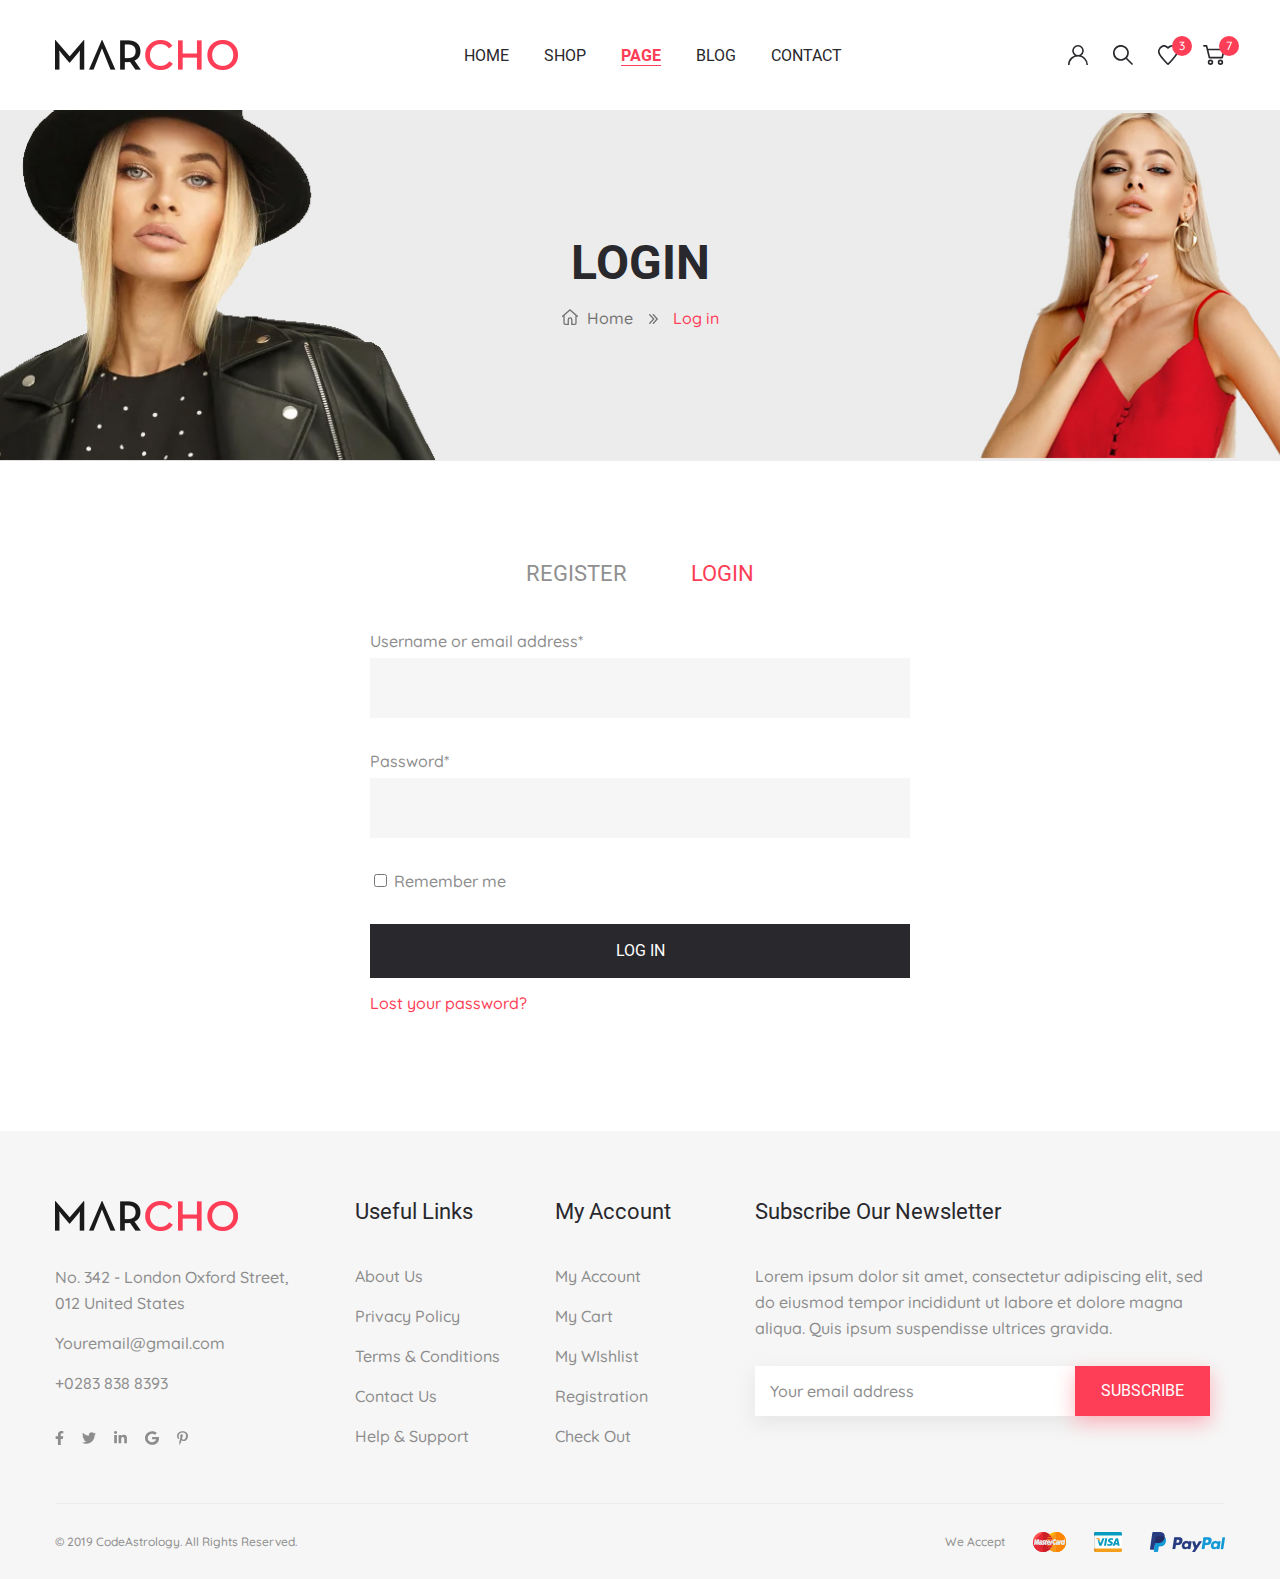
<file: login.html>
<!DOCTYPE html>
<html lang="en">
<head>
  <meta charset="UTF-8">
  <meta http-equiv="X-UA-Compatible" content="IE=edge">
  <meta name="viewport" content="width=device-width, initial-scale=1.0">
  <title>Document</title>
  <link rel="stylesheet" href="css/style.min.css">
</head>
<body>
  <header class="header">
  <div class="container">
    <div class="header__inner">
      <a href="index.html" class="logo">
        <img src="images/logo.png" alt="logo" class="logo__img">
      </a>
      <nav class="menu">
        <button class="menu__btn">
          <span></span>
        </button>
        <ul class="menu__list">
          <li class="menu__list-item">
            <a href="index.html" class="menu__list-link ">HOME</a>
          </li>
          <li class="menu__list-item">
            <a  href="shop.html" class="menu__list-link">SHOP</a>
          </li>
          <li class="menu__list-item">
            <a href="login.html" class="menu__list-link menu__list-link--active">PAGE</a>
          </li>
          <li class="menu__list-item">
            <a href="blog.html" class="menu__list-link">BLOG</a>
          </li>
          <li class="menu__list-item">
            <a href="contacts.html" class="menu__list-link">CONTACT</a>
          </li>
        </ul>
      </nav>
      <div class="user-nav">
        <a class="user-nav__link" href="login.html">
          <img ckass="user-nav__link-img" src="images/icons/user.svg" alt="icon">
        </a>
        <a class="user-nav__link" href="shop.html">
          <img ckass="user-nav__link-img" src="images/icons/search.svg" alt="icon">
        </a>
        <a class="user-nav__link" href="#">
          <img ckass="user-nav__link-img" src="images/icons/heart.svg" alt="icon">
          <span class="user-nav__num">3</span>
        </a>
        <a class="user-nav__link" href="#">
          <img ckass="user-nav__link-img" src="images/icons/cart.svg" alt="icon">
          <span class="user-nav__num">7</span>
        </a>
      </div>
    </div>
  </div>
</header>
  <main class="main">
    <section class="top">
      <div class="top__container">
        <div class="container">
          <h2 class="top__title title">Login</h2>
          <div class="breadcrumbs">
            <ul class="breadcrumbs__list">
              <li class="breadcrumbs__item">
                <a href="index.html" class="breadcrumbs__link">Home</a>
              </li>
              <li class="breadcrumbs__item">
                <a href="login.html" class="breadcrumbs__link">Log in</a>
              </li>
            </ul>
          </div>
        </div>
      </div>
    </section>

   <section class="modal">
      <div class="container">
        <div class="modal__links">
          <a href="register.html" class="modal__link">REGISTER</a>
          <a href="login.html" class="modal__link modal__link--active">LOGIN</a>
        </div>
        <form action="#" class="modal__form">
          <label class="modal__label">
            Username or email address*
            <input class="modal__input" type="text"required>
          </label>
          <label class="modal__label">
            Password*
            <input class="modal__input" type="password"required>
          </label>
          <label class="modal__label">
            <input type="checkbox">
            Remember me
          </label >
          <button class="modal__btn" type="submit">LOG IN</button>
          <a href="#" class="modal__error">Lost your password?</a>
        </form>
      </div>
    </section>
    
  </main>
  <footer class="footer">
  <div class="container">
    <div class="footer-top">
      <div class="footer-top__item footer-top__contact">
        <a href="index.html" class="logo footer-top__logo">
          <img src="images/logo.png" alt="logo" class="logo__img">
        </a>
        <a href="#" class="footer-top__adress">
          No. 342 - London Oxford Street,
          012 United States
        </a>
        <a href="mailto:Youremail@gmail.com" class="footer-top__email">Youremail@gmail.com</a>
        <a href="tel:+02838388393" class="footer-top__phone">+0283 838 8393</a>
        <ul class="footer-top__social-list">
          <li class="footer-top__social-item">
            <a href="#" class="footer-top__social-link">
              <svg xmlns="http://www.w3.org/2000/svg" xmlns:xlink="http://www.w3.org/1999/xlink" width="px"
                height="14px" viewBox="0 0 9 14" version="1.1">
                <g>
                  <path
                    d="M 7.851562 7.875 L 8.25 5.339844 L 5.75 5.339844 L 5.75 3.695312 C 5.75 3.003906 6.097656 2.328125 7.21875 2.328125 L 8.355469 2.328125 L 8.355469 0.171875 C 8.355469 0.171875 7.324219 0 6.339844 0 C 4.277344 0 2.933594 1.214844 2.933594 3.410156 L 2.933594 5.339844 L 0.644531 5.339844 L 0.644531 7.875 L 2.933594 7.875 L 2.933594 14 L 5.75 14 L 5.75 7.875 Z M 7.851562 7.875 " />
                </g>
              </svg>
            </a>
          </li>
          <li class="footer-top__social-item">
            <a href="#" class="footer-top__social-link">
              <svg xmlns="http://www.w3.org/2000/svg" xmlns:xlink="http://www.w3.org/1999/xlink" width="px"
                height="14px" viewBox="0 0 14 14" version="1.1">
                <g>
                  <path
                    d="M 12.5625 4.148438 C 12.570312 4.273438 12.570312 4.398438 12.570312 4.523438 C 12.570312 8.316406 9.683594 12.683594 4.40625 12.683594 C 2.78125 12.683594 1.269531 12.214844 0 11.398438 C 0.230469 11.425781 0.453125 11.433594 0.691406 11.433594 C 2.035156 11.433594 3.269531 10.980469 4.253906 10.207031 C 2.992188 10.179688 1.9375 9.355469 1.574219 8.21875 C 1.75 8.242188 1.925781 8.261719 2.113281 8.261719 C 2.371094 8.261719 2.628906 8.226562 2.871094 8.164062 C 1.554688 7.898438 0.570312 6.742188 0.570312 5.347656 L 0.570312 5.3125 C 0.949219 5.527344 1.394531 5.660156 1.867188 5.675781 C 1.09375 5.160156 0.585938 4.28125 0.585938 3.285156 C 0.585938 2.753906 0.726562 2.265625 0.976562 1.839844 C 2.390625 3.578125 4.511719 4.71875 6.894531 4.839844 C 6.847656 4.628906 6.824219 4.40625 6.824219 4.183594 C 6.824219 2.601562 8.101562 1.316406 9.691406 1.316406 C 10.519531 1.316406 11.265625 1.660156 11.789062 2.222656 C 12.4375 2.097656 13.058594 1.855469 13.609375 1.527344 C 13.394531 2.195312 12.941406 2.753906 12.347656 3.109375 C 12.925781 3.046875 13.484375 2.886719 14 2.664062 C 13.609375 3.234375 13.121094 3.738281 12.5625 4.148438 Z M 12.5625 4.148438 " />
                </g>
              </svg>
            </a>
          </li>
          <li class="footer-top__social-item">
            <a href="#" class="footer-top__social-link">
              <svg xmlns="http://www.w3.org/2000/svg" xmlns:xlink="http://www.w3.org/1999/xlink" width="px"
                height="14px" viewBox="0 0 12 13" version="1.1">
                <g>
                  <path
                    d="M 2.6875 11.375 L 0.199219 11.375 L 0.199219 3.78125 L 2.6875 3.78125 Z M 1.441406 2.746094 C 0.644531 2.746094 0 2.121094 0 1.367188 C 0 0.613281 0.644531 0 1.441406 0 C 2.238281 0 2.882812 0.613281 2.882812 1.367188 C 2.882812 2.121094 2.234375 2.746094 1.441406 2.746094 Z M 11.996094 11.375 L 9.515625 11.375 L 9.515625 7.679688 C 9.515625 6.796875 9.496094 5.667969 8.222656 5.667969 C 6.929688 5.667969 6.730469 6.625 6.730469 7.613281 L 6.730469 11.375 L 4.246094 11.375 L 4.246094 3.78125 L 6.628906 3.78125 L 6.628906 4.816406 L 6.664062 4.816406 C 6.996094 4.21875 7.808594 3.589844 9.019531 3.589844 C 11.539062 3.589844 12 5.160156 12 7.203125 L 12 11.375 Z M 11.996094 11.375 " />
                </g>
              </svg>
            </a>
          </li>
          <li class="footer-top__social-item">
            <a href="#" class="footer-top__social-link">
              <svg xmlns="http://www.w3.org/2000/svg" xmlns:xlink="http://www.w3.org/1999/xlink" width="px"
                height="14px" viewBox="0 0 13 13" version="1.1">
                <g>
                  <path
                    d="M 13 6.648438 C 13 10.238281 10.417969 12.796875 6.605469 12.796875 C 2.953125 12.796875 0 9.984375 0 6.5 C 0 3.015625 2.953125 0.203125 6.605469 0.203125 C 8.386719 0.203125 9.882812 0.824219 11.035156 1.851562 L 9.238281 3.5 C 6.886719 1.335938 2.511719 2.960938 2.511719 6.5 C 2.511719 8.695312 4.351562 10.476562 6.605469 10.476562 C 9.222656 10.476562 10.203125 8.6875 10.355469 7.761719 L 6.605469 7.761719 L 6.605469 5.597656 L 12.894531 5.597656 C 12.957031 5.917969 13 6.226562 13 6.648438 Z M 13 6.648438 " />
                </g>
              </svg>
            </a>
          </li>
          <li class="footer-top__social-item">
            <a href="#" class="footer-top__social-link">
              <svg xmlns="http://www.w3.org/2000/svg" xmlns:xlink="http://www.w3.org/1999/xlink" width="px"
                height="14px" viewBox="0 0 11 14" version="1.1">
                <g>
                  <path
                    d="M 5.84375 0.179688 C 2.90625 0.179688 0 2.046875 0 5.074219 C 0 7 1.132812 8.09375 1.820312 8.09375 C 2.105469 8.09375 2.269531 7.339844 2.269531 7.125 C 2.269531 6.871094 1.589844 6.332031 1.589844 5.273438 C 1.589844 3.074219 3.34375 1.515625 5.613281 1.515625 C 7.5625 1.515625 9.007812 2.574219 9.007812 4.515625 C 9.007812 5.96875 8.394531 8.691406 6.417969 8.691406 C 5.707031 8.691406 5.097656 8.199219 5.097656 7.496094 C 5.097656 6.460938 5.851562 5.460938 5.851562 4.394531 C 5.851562 2.582031 3.164062 2.910156 3.164062 5.097656 C 3.164062 5.558594 3.222656 6.066406 3.4375 6.484375 C 3.042969 8.109375 2.234375 10.53125 2.234375 12.203125 C 2.234375 12.71875 2.3125 13.230469 2.363281 13.746094 C 2.460938 13.847656 2.410156 13.839844 2.5625 13.785156 C 4.003906 11.898438 3.953125 11.53125 4.605469 9.0625 C 4.957031 9.703125 5.871094 10.046875 6.589844 10.046875 C 9.632812 10.046875 11 7.214844 11 4.664062 C 11 1.949219 8.542969 0.179688 5.84375 0.179688 Z M 5.84375 0.179688 " />
                </g>
              </svg>
            </a>
          </li>
        </ul>
      </div>
      <div class="footer-top__item footer-top__nav">
        <h6 class="footer-top__title footer-top__title--special">Useful Links</h6>
        <ul class="footer-top__list ">
          <li class="footer-top__item"><a href="#" class="footer-top__link">About Us
            </a></li>
          <li class="footer-top__item"><a href="#" class="footer-top__link">Privacy Policy</a></li>
          <li class="footer-top__item"><a href="#" class="footer-top__link">Terms & Conditions</a></li>
          <li class="footer-top__item"><a href="#" class="footer-top__link">Contact Us</a></li>
          <li class="footer-top__item"><a href="#" class="footer-top__link">Help & Support</a></li>
        </ul>
      </div>
      <div class="footer-top__item footer-top__nav">
        <h6 class="footer-top__title footer-top__title--special">My Account</h6>
        <ul class="footer-top__list ">
          <li class="footer-top__item"><a href="#" class="footer-top__link">
              My Account
            </a></li>
          <li class="footer-top__item"><a href="#" class="footer-top__link">My Cart</a></li>
          <li class="footer-top__item"><a href="#" class="footer-top__link">My WIshlist</a></li>
          <li class="footer-top__item"><a href="#" class="footer-top__link"> Registration</a></li>
          <li class="footer-top__item"><a href="#" class="footer-top__link"> Check Out</a></li>
        </ul>
      </div>
      <div class="footer-top__item footer-top__item-form">
        <h6 class="footer-top__title">Subscribe Our Newsletter</h6>
        <p class="footer-top__text">Lorem ipsum dolor sit amet, consectetur adipiscing elit, sed do eiusmod tempor
          incididunt ut labore et dolore magna
          aliqua. Quis ipsum suspendisse ultrices gravida.</p>
        <form action="#" class="footer-top__form">
          <input type="email" class="footer-top__form-input" placeholder="Your email address" required>
          <button class="footer-top__form-btn" type="submit">Subscribe</button>
        </form>
      </div>
    </div>
    <div class="footer-bottom">
      <p class="footer-bottom__copy">© 2019 CodeAstrology. All Rights Reserved.</p>
      <div class="footer-bottom__accept">
        We Accept
        <img src="images/icons/mastercard.png" alt="mastercard" class="footer-bottom__accept-img">
        <img src="images/icons/visa.png" alt="visa" class="footer-bottom__accept-img">
        <img src="images/icons/paypal.png" alt="paypal" class="footer-bottom__accept-img">
      </div>
    </div>
  </div>
</footer>
  
  <script src="js/main.min.js"></script>
</body>
</html>
</file>
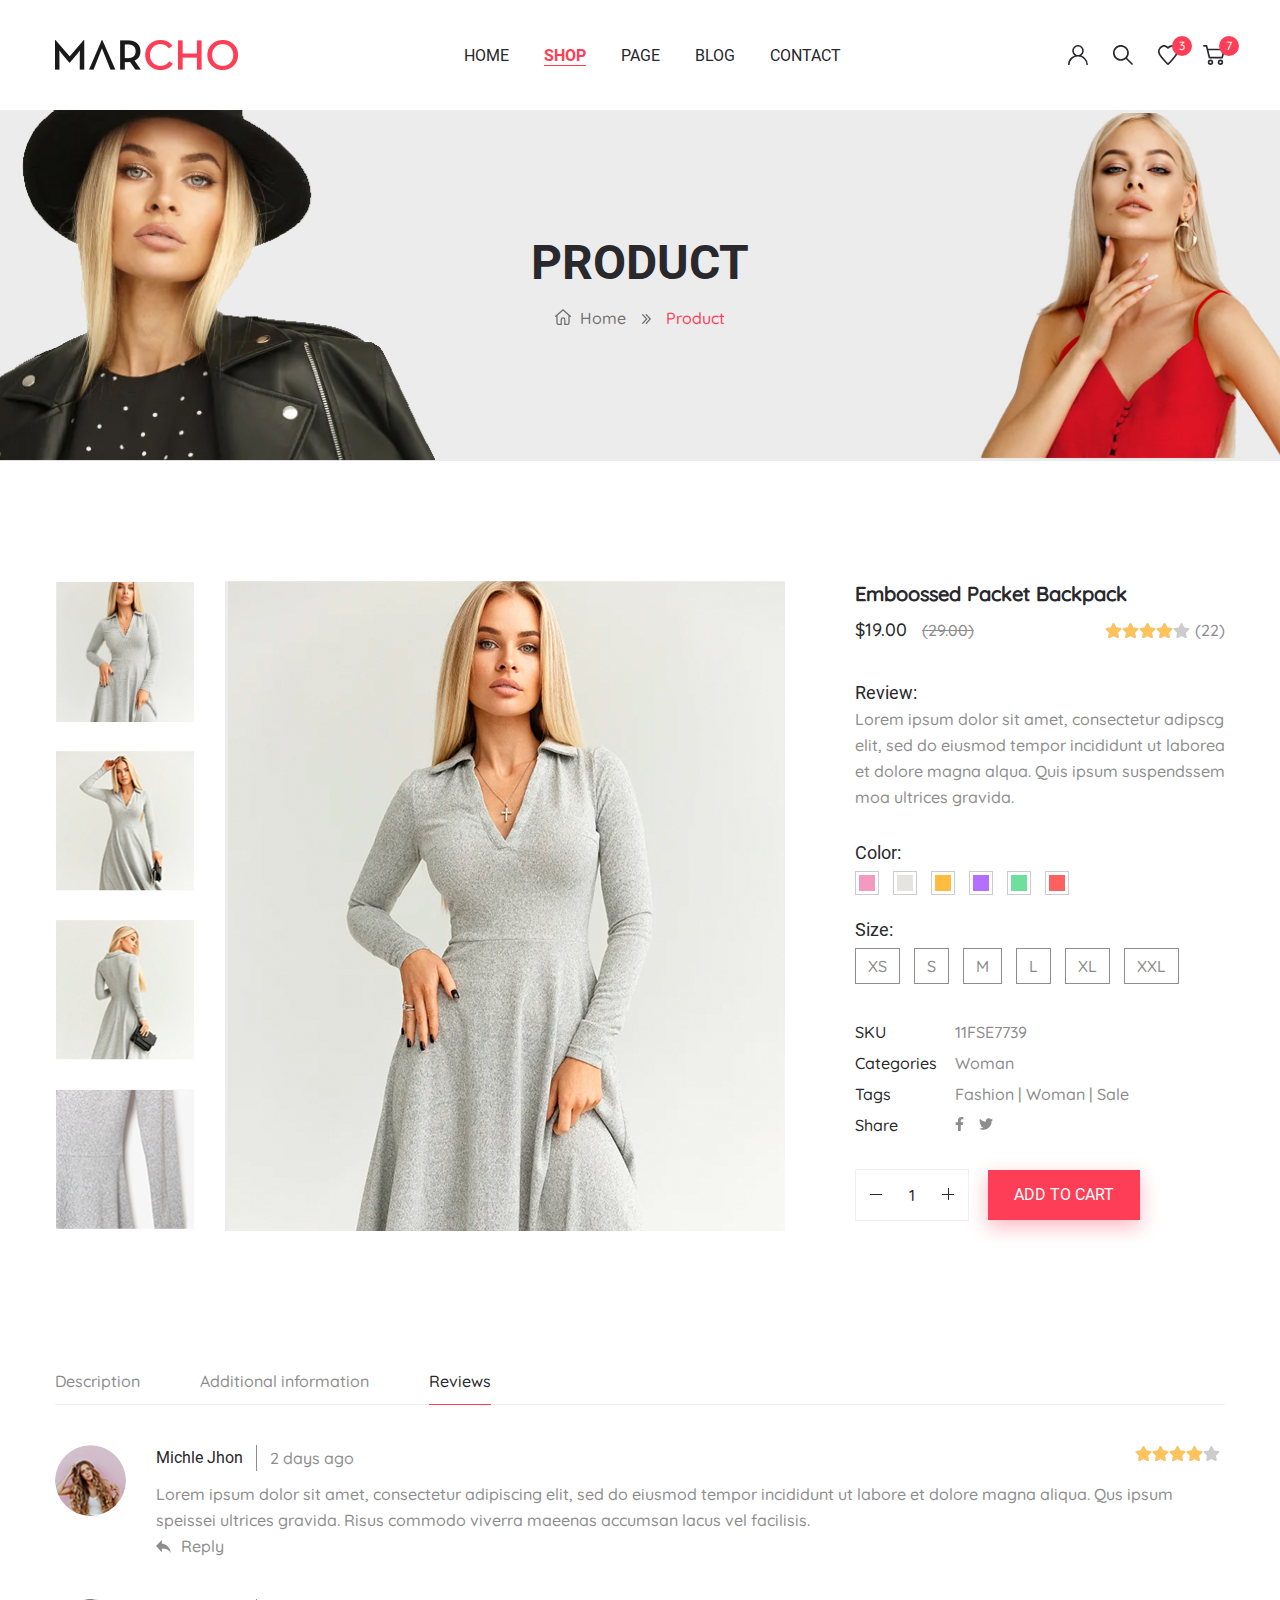
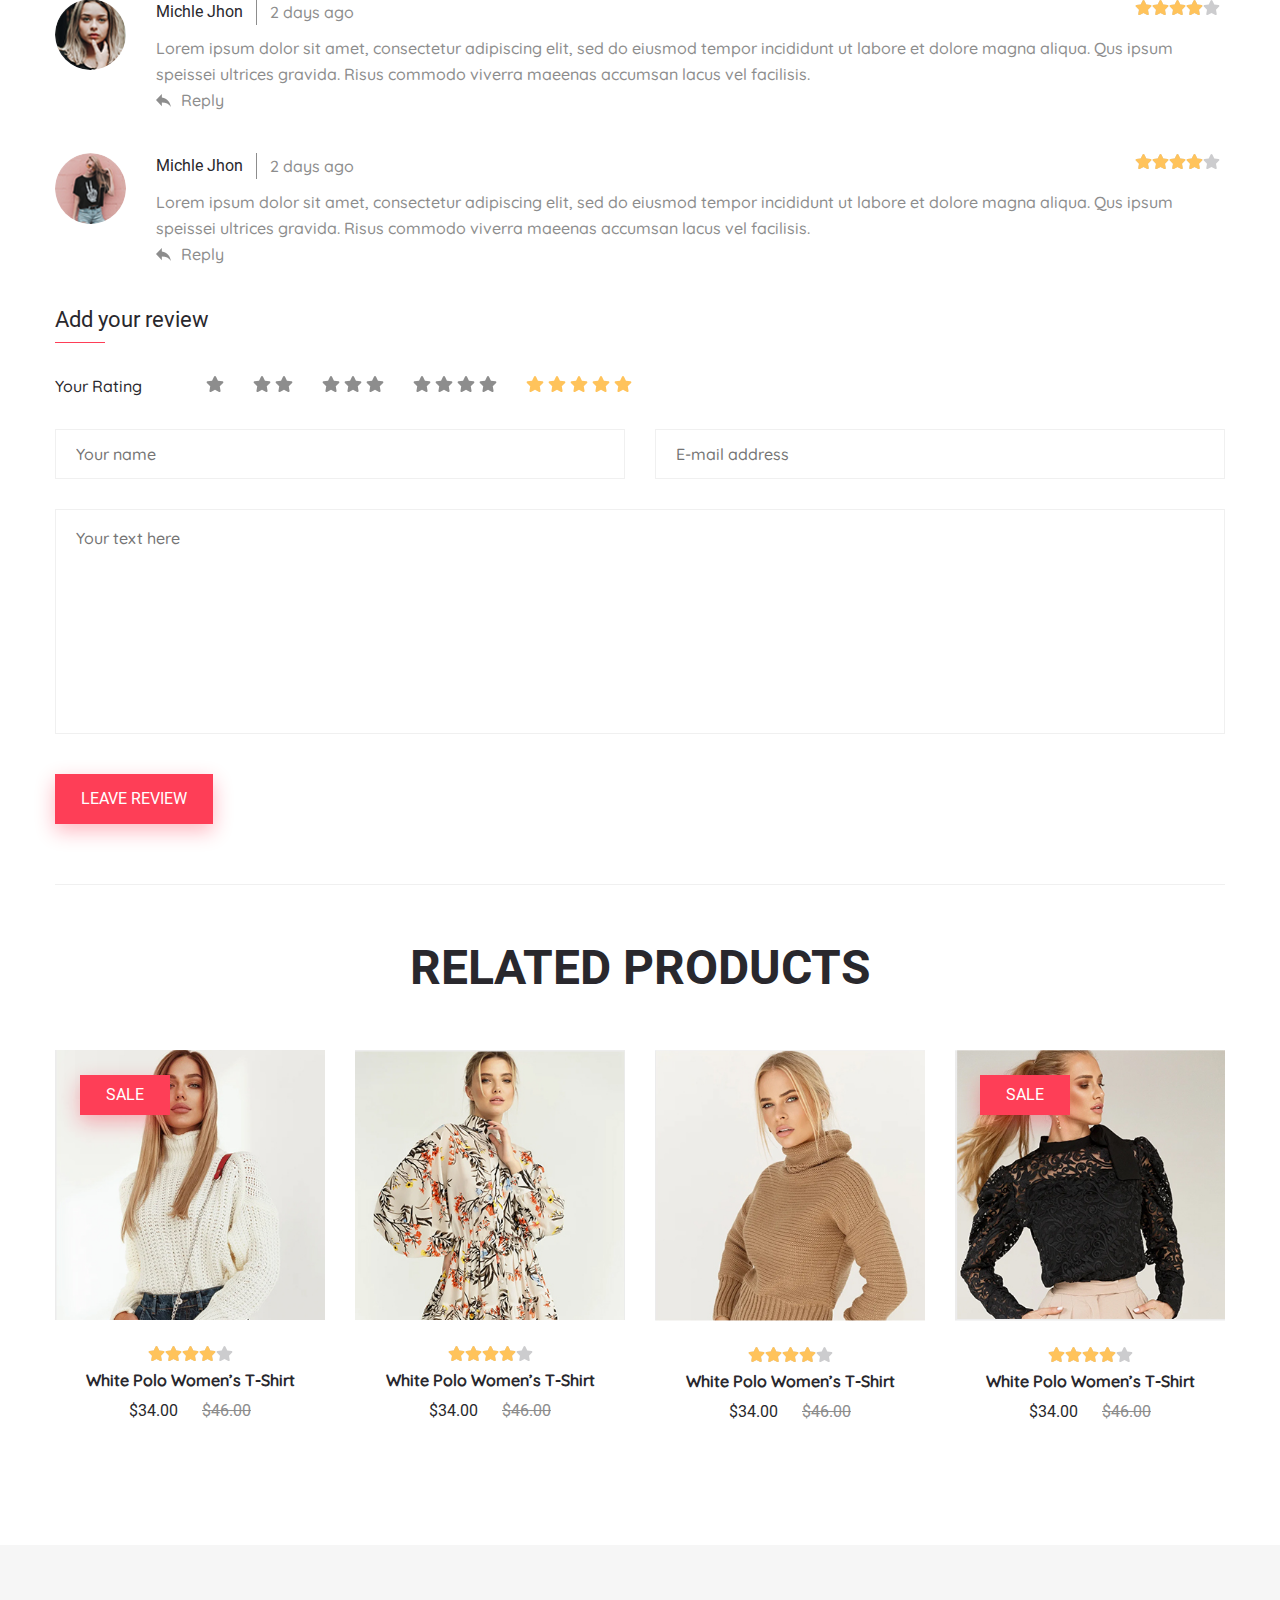
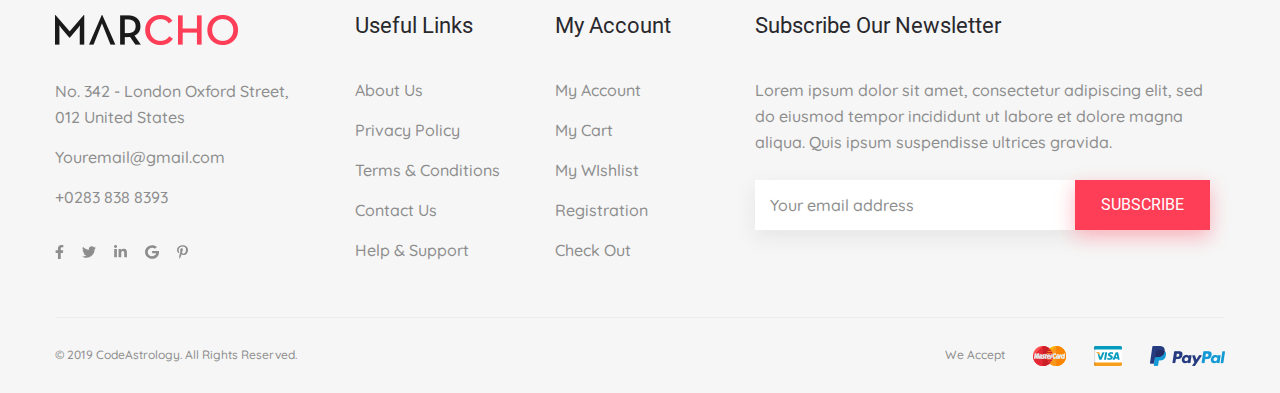
<file: product.html>
<!DOCTYPE html>
<html lang="en">

<head>
  <meta charset="UTF-8">
  <meta http-equiv="X-UA-Compatible" content="IE=edge">
  <meta name="viewport" content="width=device-width, initial-scale=1.0">
  <title>Document</title>
  <link rel="stylesheet" href="css/style.min.css">
</head>

<body>
  <header class="header">
  <div class="container">
    <div class="header__inner">
      <a href="index.html" class="logo">
        <img src="images/logo.png" alt="logo" class="logo__img">
      </a>
      <nav class="menu">
        <button class="menu__btn">
          <span></span>
        </button>
        <ul class="menu__list">
          <li class="menu__list-item">
            <a href="index.html" class="menu__list-link ">HOME</a>
          </li>
          <li class="menu__list-item">
            <a  href="shop.html" class="menu__list-link menu__list-link--active">SHOP</a>
          </li>
          <li class="menu__list-item">
            <a href="login.html" class="menu__list-link">PAGE</a>
          </li>
          <li class="menu__list-item">
            <a href="blog.html" class="menu__list-link">BLOG</a>
          </li>
          <li class="menu__list-item">
            <a href="contacts.html" class="menu__list-link">CONTACT</a>
          </li>
        </ul>
      </nav>
      <div class="user-nav">
        <a class="user-nav__link" href="login.html">
          <img ckass="user-nav__link-img" src="images/icons/user.svg" alt="icon">
        </a>
        <a class="user-nav__link" href="shop.html">
          <img ckass="user-nav__link-img" src="images/icons/search.svg" alt="icon">
        </a>
        <a class="user-nav__link" href="#">
          <img ckass="user-nav__link-img" src="images/icons/heart.svg" alt="icon">
          <span class="user-nav__num">3</span>
        </a>
        <a class="user-nav__link" href="#">
          <img ckass="user-nav__link-img" src="images/icons/cart.svg" alt="icon">
          <span class="user-nav__num">7</span>
        </a>
      </div>
    </div>
  </div>
</header>
  <main class="main">
    <section class="top">
      <div class="top__container">
        <div class="container">
          <h2 class="top__title title">Product</h2>
          <div class="breadcrumbs">
            <ul class="breadcrumbs__list">
              <li class="breadcrumbs__item">
                <a href="index.html" class="breadcrumbs__link">Home</a>
              </li>
              <li class="breadcrumbs__item">
                <a href="product.html" class="breadcrumbs__link">Product</a>
              </li>
            </ul>
          </div>
        </div>
      </div>
    </section>
    <section class="product-page">
      <div class="container">
        <div class="product-one">
          <div class="product-one__inner">
            <div class="product-one__slide proproduct-slide">
              <div class="product-slide__thumb">
                <div class="product-slide__thumb-item">
                  <img src="images/product/item/1.jpg" alt="">
                </div>
                <div class="product-slide__thumb-item">
                  <img src="images/product/item/2.jpg" alt="">
                </div>
                <div class="product-slide__thumb-item">
                  <img src="images/product/item/3.jpg" alt="">
                </div>
                <div class="product-slide__thumb-item">
                  <img src="images/product/item/4.jpg" alt="">
                </div>
              </div>
              <div class="product-slide__big">
                <div class="product-slide__big-item">
                  <img src="images/product/item/1.jpg" alt="">
                </div>
                <div class="product-slide__big-item">
                  <img src="images/product/item/2.jpg" alt="">
                </div>
                <div class="product-slide__big-item">
                  <img src="images/product/item/3.jpg" alt="">
                </div>
                <div class="product-slide__big-item">
                  <img src="images/product/item/4.jpg" alt="">
                </div>
              </div>
            </div>
            <div class="product-one__content">
              <h2 class="product-one__title">Emboossed Packet Backpack</h2>
              <div class="product-one__box">
                <div class="product-one__price">
                  <div class="product-one__price-new">$19.00</div>
                  <div class="product-one__price-old">(29.00)</div>
                </div>
                <div class="product-one__item-star">
                  <div class="star" data-rateyo-rating="4"></div> (22)
                </div>
              </div>
              <p class="product-one__text">
                <span>Review:</span>
                Lorem ipsum dolor sit amet, consectetur adipscg elit, sed do eiusmod tempor incididunt ut laborea et
                dolore magna alqua.
                Quis ipsum suspendssem moa ultrices gravida.
              </p>
              <form action="#" class="product-one__item-form product-filter">
                <div class="product-filter__color">
                  <div class="product-filter__color-title">Color:</div>
                  <label>
                    <input class="product-filter__color-input" type="radio" name="color">
                    <span class="product-filter__color-checkbox">
                      <span style="background-color: #f49ac1;"> </span>
                    </span>
                  </label>
                  <label>
                    <input class="product-filter__color-input" type="radio" name="color">
                    <span class="product-filter__color-checkbox">
                      <span style="background-color: #e5e4e1;"> </span>
                    </span>
                  </label>
                  <label>
                    <input class="product-filter__color-input" type="radio" name="color">
                    <span class="product-filter__color-checkbox">
                      <span style="background-color: #ffbc41;"> </span>
                    </span>
                  </label>
                  <label>
                    <input class="product-filter__color-input" type="radio" name="color">
                    <span class="product-filter__color-checkbox">
                      <span style="background-color: #b370ff;"> </span>
                    </span>
                  </label>
                  <label>
                    <input class="product-filter__color-input" type="radio" name="color">
                    <span class="product-filter__color-checkbox">
                      <span style="background-color: #6fdf9e;"> </span>
                    </span>
                  </label>
                  <label>
                    <input class="product-filter__color-input" type="radio" name="color">
                    <span class="product-filter__color-checkbox">
                      <span style="background-color: #ff6060;"> </span>
                    </span>
                  </label>
                </div>
                <div class="product-filter__size">
                  <div class="product-filter__size-title">Size:</div>
                  <label>
                    <input class="product-filter__size-input" type="radio" name="size">
                    <span class="product-filter__size-checkbox">XS</span>
                  </label>
                  <label>
                    <input class="product-filter__size-input" type="radio" name="size">
                    <span class="product-filter__size-checkbox">S</span>
                  </label>
                  <label>
                    <input class="product-filter__size-input" type="radio" name="size">
                    <span class="product-filter__size-checkbox">M</span>
                  </label>
                  <label>
                    <input class="product-filter__size-input" type="radio" name="size">
                    <span class="product-filter__size-checkbox">L</span>
                  </label>
                  <label>
                    <input class="product-filter__size-input" type="radio" name="size">
                    <span class="product-filter__size-checkbox">XL</span>
                  </label>
                  <label>
                    <input class="product-filter__size-input" type="radio" name="size">
                    <span class="product-filter__size-checkbox">XXL</span>
                  </label>
                </div>
                <div class="product-one-filter__info product-info">
                  <ul class="product-info__list">
                    <li class="product-info__item">
                      <div class="product-info__title">SKU
                      </div>
                      <div class="product-info__text">
                        11FSE7739
                      </div>
                    </li>
                    <li class="product-info__item">
                      <div class="product-info__title">Categories
                      </div>
                      <div class="product-info__text">Woman</div>
                    </li>
                    <li class="product-info__item">
                      <div class="product-info__title"> Tags
                      </div>
                      <div class="product-info__text">
                        <a href="#">Fashion</a> | <a href="#"> Woman </a>| <a href="#"> Sale </a>
                      </div>
                    </li>
                    <li class="product-info__item">
                      <div class="product-info__title">Share
                      </div>
                      <div class="product-info__text product-info__text-link">
                        <a class="product-info__link" href="#">
                          <svg xmlns="http://www.w3.org/2000/svg" xmlns:xlink="http://www.w3.org/1999/xlink" width="px"
                            height="14px" viewBox="0 0 9 14" version="1.1">
                            <g>
                              <path
                                d="M 7.851562 7.875 L 8.25 5.339844 L 5.75 5.339844 L 5.75 3.695312 C 5.75 3.003906 6.097656 2.328125 7.21875 2.328125 L 8.355469 2.328125 L 8.355469 0.171875 C 8.355469 0.171875 7.324219 0 6.339844 0 C 4.277344 0 2.933594 1.214844 2.933594 3.410156 L 2.933594 5.339844 L 0.644531 5.339844 L 0.644531 7.875 L 2.933594 7.875 L 2.933594 14 L 5.75 14 L 5.75 7.875 Z M 7.851562 7.875 " />
                            </g>
                          </svg>
                        </a>
                        <a class="product-info__link" href="#"><svg xmlns="http://www.w3.org/2000/svg"
                            xmlns:xlink="http://www.w3.org/1999/xlink" width="px" height="14px" viewBox="0 0 14 14"
                            version="1.1">
                            <g>
                              <path
                                d="M 12.5625 4.148438 C 12.570312 4.273438 12.570312 4.398438 12.570312 4.523438 C 12.570312 8.316406 9.683594 12.683594 4.40625 12.683594 C 2.78125 12.683594 1.269531 12.214844 0 11.398438 C 0.230469 11.425781 0.453125 11.433594 0.691406 11.433594 C 2.035156 11.433594 3.269531 10.980469 4.253906 10.207031 C 2.992188 10.179688 1.9375 9.355469 1.574219 8.21875 C 1.75 8.242188 1.925781 8.261719 2.113281 8.261719 C 2.371094 8.261719 2.628906 8.226562 2.871094 8.164062 C 1.554688 7.898438 0.570312 6.742188 0.570312 5.347656 L 0.570312 5.3125 C 0.949219 5.527344 1.394531 5.660156 1.867188 5.675781 C 1.09375 5.160156 0.585938 4.28125 0.585938 3.285156 C 0.585938 2.753906 0.726562 2.265625 0.976562 1.839844 C 2.390625 3.578125 4.511719 4.71875 6.894531 4.839844 C 6.847656 4.628906 6.824219 4.40625 6.824219 4.183594 C 6.824219 2.601562 8.101562 1.316406 9.691406 1.316406 C 10.519531 1.316406 11.265625 1.660156 11.789062 2.222656 C 12.4375 2.097656 13.058594 1.855469 13.609375 1.527344 C 13.394531 2.195312 12.941406 2.753906 12.347656 3.109375 C 12.925781 3.046875 13.484375 2.886719 14 2.664062 C 13.609375 3.234375 13.121094 3.738281 12.5625 4.148438 Z M 12.5625 4.148438 " />
                            </g>
                          </svg></a>
                      </div>
                    </li>
                  </ul>
                </div>
                <input class="product-one__item-num" type="number" value="1" min="1">
                <button class="product-one__item-btn" type="submit">Add to cart</button>
              </form>
            </div>
          </div>
        </div>
        <div class="product-tabs">
          <div class="product-tabs__top">
            <a href="#tab-1" class="product-tabs__top-item ">Description</a>
            <a href="#tab-2" class="product-tabs__top-item">Additional information</a>
            <a href="#tab-3" class="product-tabs__top-item product-tabs__top-item--active">Reviews</a>
          </div>
          <div class="product-tabs__content">
            <div class="product-tabs__content-item " id="tab-1">
              When choosing a summer dress you want to find something that will keep you cool but also looking good.
              While each woman
              will have different opinions on the best summer dress, ultimately it’s up to you to choose what you’re
              comfortable and
              confident in.

              This Bohemian beach dress was designed to be your go-to summer dress because it will keep you cozy and
              stylish all day
              long. It is loose enough to be comfortable without seeming baggy, and it is snug enough to be captivating.

              This dress comes with a belt tie that fastens in the front which gives you look taller and slimmer look.
              The carefree
              and effortless ensemble exudes a cool vibe, perfect for summer, and the Bohemian style will give you the
              feeling of a
              nomadic spirit.
            </div>
            <div class="product-tabs__content-item" id="tab-2">
              The high slit skirt will make your legs looks teasingly attractive and give your legs a sense of freedom.
              The hidden
              side zipper will give you a snug and secure fit and the ankle skirt will add a dash of fashion to your
              rotation. The
              natural waistline is super flattering and the short sleeves will make this dress a comfortable choice for
              your spring
              and summer wardrobe.

              A dress like this with its non-conformist styles will always stay in fashion and will be a staple for many
              years to
              come.
            </div>
            <div class="product-tabs__content-item product-tabs__content-item--active" id="tab-3">
              <div class="comments">
                <img src="images/avatar/1.jpg" alt="avatar" class="comments__img">
                <div class="comments__content">
                  <div class="comments__content-top">
                    <p class="comments__content-name">Michle Jhon</p>
                    <p class="comments__content-date">2 days ago</p>
                    <div class="star comments__content-star" data-rateyo-rating="4"></div>
                  </div>
                  <p class="comments__content-text">Lorem ipsum dolor sit amet, consectetur adipiscing elit, sed do
                    eiusmod tempor incididunt ut labore et dolore magna
                    aliqua. Qus ipsum speissei ultrices gravida. Risus commodo viverra maeenas accumsan lacus vel
                    facilisis.</p>
                  <a href="#" class="comments__content-reply">Reply</a>
                </div>
              </div>
              <div class="comments">
                <img src="images/avatar/2.jpg" alt="avatar" class="comments__img">
                <div class="comments__content">
                  <div class="comments__content-top">
                    <p class="comments__content-name">Michle Jhon</p>
                    <p class="comments__content-date">2 days ago</p>
                    <div class="star comments__content-star" data-rateyo-rating="4"></div>
                  </div>
                  <p class="comments__content-text">Lorem ipsum dolor sit amet, consectetur adipiscing elit, sed do
                    eiusmod tempor
                    incididunt ut labore et dolore magna
                    aliqua. Qus ipsum speissei ultrices gravida. Risus commodo viverra maeenas accumsan lacus vel
                    facilisis.</p>
                  <a href="#" class="comments__content-reply">Reply</a>
                </div>
              </div>
              <div class="comments">
                <img src="images/avatar/3.jpg" alt="avatar" class="comments__img">
                <div class="comments__content">
                  <div class="comments__content-top">
                    <p class="comments__content-name">Michle Jhon</p>
                    <p class="comments__content-date">2 days ago</p>
                    <div class="star comments__content-star" data-rateyo-rating="4"></div>
                  </div>
                  <p class="comments__content-text">Lorem ipsum dolor sit amet, consectetur adipiscing elit, sed do
                    eiusmod tempor
                    incididunt ut labore et dolore magna
                    aliqua. Qus ipsum speissei ultrices gravida. Risus commodo viverra maeenas accumsan lacus vel
                    facilisis.</p>
                  <a href="#" class="comments__content-reply">Reply</a>
                </div>
              </div>
              <form action="#" class="comments-form">
                <p class="comments-form__title">Add your review</p>
                <div class="comments-form__rating">
                  <span class="comments-form__rating-title" >Your Rating</span>
                  <label class="comments-form__label">
                    <input type="radio" class="comments-form__input"name="star">
                    <span class="comments-form__radio" >
                      <?xml version="1.0" encoding="UTF-8"?>
                      <svg xmlns="http://www.w3.org/2000/svg" xmlns:xlink="http://www.w3.org/1999/xlink" width="18px" height="16px"
                        viewBox="0 0 18 16" version="1.1">
                        <g id="surface1">
                          <path style=" stroke:none;fill-rule:nonzero;fill-opacity:1;"
                            d="M 8.101562 0.554688 L 6.0625 4.695312 L 1.496094 5.359375 C 0.679688 5.476562 0.351562 6.488281 0.945312 7.066406 L 4.246094 10.285156 L 3.464844 14.832031 C 3.324219 15.652344 4.191406 16.269531 4.914062 15.882812 L 9 13.738281 L 13.085938 15.882812 C 13.808594 16.265625 14.675781 15.652344 14.535156 14.832031 L 13.753906 10.285156 L 17.054688 7.066406 C 17.648438 6.488281 17.320312 5.476562 16.503906 5.359375 L 11.9375 4.695312 L 9.898438 0.554688 C 9.53125 -0.179688 8.472656 -0.191406 8.101562 0.554688 Z M 8.101562 0.554688 " />
                        </g>
                      </svg>
                    </span>
                  </label>
                  <label class="comments-form__label">
                    <input type="radio" class="comments-form__input"name="star">
                    <span class="comments-form__radio" >
                      <svg xmlns="http://www.w3.org/2000/svg" xmlns:xlink="http://www.w3.org/1999/xlink" width="18px" height="16px"
                        viewBox="0 0 18 16" version="1.1">
                        <g id="surface1">
                          <path style=" stroke:none;fill-rule:nonzero;fill-opacity:1;"
                            d="M 8.101562 0.554688 L 6.0625 4.695312 L 1.496094 5.359375 C 0.679688 5.476562 0.351562 6.488281 0.945312 7.066406 L 4.246094 10.285156 L 3.464844 14.832031 C 3.324219 15.652344 4.191406 16.269531 4.914062 15.882812 L 9 13.738281 L 13.085938 15.882812 C 13.808594 16.265625 14.675781 15.652344 14.535156 14.832031 L 13.753906 10.285156 L 17.054688 7.066406 C 17.648438 6.488281 17.320312 5.476562 16.503906 5.359375 L 11.9375 4.695312 L 9.898438 0.554688 C 9.53125 -0.179688 8.472656 -0.191406 8.101562 0.554688 Z M 8.101562 0.554688 " />
                        </g>
                      </svg>
                      <svg xmlns="http://www.w3.org/2000/svg" xmlns:xlink="http://www.w3.org/1999/xlink" width="18px" height="16px"
                        viewBox="0 0 18 16" version="1.1">
                        <g id="surface1">
                          <path style=" stroke:none;fill-rule:nonzero;fill-opacity:1;"
                            d="M 8.101562 0.554688 L 6.0625 4.695312 L 1.496094 5.359375 C 0.679688 5.476562 0.351562 6.488281 0.945312 7.066406 L 4.246094 10.285156 L 3.464844 14.832031 C 3.324219 15.652344 4.191406 16.269531 4.914062 15.882812 L 9 13.738281 L 13.085938 15.882812 C 13.808594 16.265625 14.675781 15.652344 14.535156 14.832031 L 13.753906 10.285156 L 17.054688 7.066406 C 17.648438 6.488281 17.320312 5.476562 16.503906 5.359375 L 11.9375 4.695312 L 9.898438 0.554688 C 9.53125 -0.179688 8.472656 -0.191406 8.101562 0.554688 Z M 8.101562 0.554688 " />
                        </g>
                      </svg>
                    </span>
                  </label>
                  <label class="comments-form__label">
                    <input type="radio" class="comments-form__input" name="star">
                    <span class="comments-form__radio">
                      <svg xmlns="http://www.w3.org/2000/svg" xmlns:xlink="http://www.w3.org/1999/xlink" width="18px" height="16px"
                        viewBox="0 0 18 16" version="1.1">
                        <g id="surface1">
                          <path style=" stroke:none;fill-rule:nonzero;fill-opacity:1;"
                            d="M 8.101562 0.554688 L 6.0625 4.695312 L 1.496094 5.359375 C 0.679688 5.476562 0.351562 6.488281 0.945312 7.066406 L 4.246094 10.285156 L 3.464844 14.832031 C 3.324219 15.652344 4.191406 16.269531 4.914062 15.882812 L 9 13.738281 L 13.085938 15.882812 C 13.808594 16.265625 14.675781 15.652344 14.535156 14.832031 L 13.753906 10.285156 L 17.054688 7.066406 C 17.648438 6.488281 17.320312 5.476562 16.503906 5.359375 L 11.9375 4.695312 L 9.898438 0.554688 C 9.53125 -0.179688 8.472656 -0.191406 8.101562 0.554688 Z M 8.101562 0.554688 " />
                        </g>
                      </svg>
                      <svg xmlns="http://www.w3.org/2000/svg" xmlns:xlink="http://www.w3.org/1999/xlink" width="18px" height="16px"
                        viewBox="0 0 18 16" version="1.1">
                        <g id="surface1">
                          <path style=" stroke:none;fill-rule:nonzero;fill-opacity:1;"
                            d="M 8.101562 0.554688 L 6.0625 4.695312 L 1.496094 5.359375 C 0.679688 5.476562 0.351562 6.488281 0.945312 7.066406 L 4.246094 10.285156 L 3.464844 14.832031 C 3.324219 15.652344 4.191406 16.269531 4.914062 15.882812 L 9 13.738281 L 13.085938 15.882812 C 13.808594 16.265625 14.675781 15.652344 14.535156 14.832031 L 13.753906 10.285156 L 17.054688 7.066406 C 17.648438 6.488281 17.320312 5.476562 16.503906 5.359375 L 11.9375 4.695312 L 9.898438 0.554688 C 9.53125 -0.179688 8.472656 -0.191406 8.101562 0.554688 Z M 8.101562 0.554688 " />
                        </g>
                      </svg>
                      <svg xmlns="http://www.w3.org/2000/svg" xmlns:xlink="http://www.w3.org/1999/xlink" width="18px" height="16px"
                        viewBox="0 0 18 16" version="1.1">
                        <g id="surface1">
                          <path style=" stroke:none;fill-rule:nonzero;fill-opacity:1;"
                            d="M 8.101562 0.554688 L 6.0625 4.695312 L 1.496094 5.359375 C 0.679688 5.476562 0.351562 6.488281 0.945312 7.066406 L 4.246094 10.285156 L 3.464844 14.832031 C 3.324219 15.652344 4.191406 16.269531 4.914062 15.882812 L 9 13.738281 L 13.085938 15.882812 C 13.808594 16.265625 14.675781 15.652344 14.535156 14.832031 L 13.753906 10.285156 L 17.054688 7.066406 C 17.648438 6.488281 17.320312 5.476562 16.503906 5.359375 L 11.9375 4.695312 L 9.898438 0.554688 C 9.53125 -0.179688 8.472656 -0.191406 8.101562 0.554688 Z M 8.101562 0.554688 " />
                        </g>
                      </svg>
                    </span>
                  </label>
                  <label class="comments-form__label">
                    <input type="radio" class="comments-form__input"name="star">
                    <span class="comments-form__radio" >
                      <svg xmlns="http://www.w3.org/2000/svg" xmlns:xlink="http://www.w3.org/1999/xlink" width="18px" height="16px"
                        viewBox="0 0 18 16" version="1.1">
                        <g id="surface1">
                          <path style=" stroke:none;fill-rule:nonzero;fill-opacity:1;"
                            d="M 8.101562 0.554688 L 6.0625 4.695312 L 1.496094 5.359375 C 0.679688 5.476562 0.351562 6.488281 0.945312 7.066406 L 4.246094 10.285156 L 3.464844 14.832031 C 3.324219 15.652344 4.191406 16.269531 4.914062 15.882812 L 9 13.738281 L 13.085938 15.882812 C 13.808594 16.265625 14.675781 15.652344 14.535156 14.832031 L 13.753906 10.285156 L 17.054688 7.066406 C 17.648438 6.488281 17.320312 5.476562 16.503906 5.359375 L 11.9375 4.695312 L 9.898438 0.554688 C 9.53125 -0.179688 8.472656 -0.191406 8.101562 0.554688 Z M 8.101562 0.554688 " />
                        </g>
                      </svg>
                      <svg xmlns="http://www.w3.org/2000/svg" xmlns:xlink="http://www.w3.org/1999/xlink" width="18px" height="16px"
                        viewBox="0 0 18 16" version="1.1">
                        <g id="surface1">
                          <path style=" stroke:none;fill-rule:nonzero;fill-opacity:1;"
                            d="M 8.101562 0.554688 L 6.0625 4.695312 L 1.496094 5.359375 C 0.679688 5.476562 0.351562 6.488281 0.945312 7.066406 L 4.246094 10.285156 L 3.464844 14.832031 C 3.324219 15.652344 4.191406 16.269531 4.914062 15.882812 L 9 13.738281 L 13.085938 15.882812 C 13.808594 16.265625 14.675781 15.652344 14.535156 14.832031 L 13.753906 10.285156 L 17.054688 7.066406 C 17.648438 6.488281 17.320312 5.476562 16.503906 5.359375 L 11.9375 4.695312 L 9.898438 0.554688 C 9.53125 -0.179688 8.472656 -0.191406 8.101562 0.554688 Z M 8.101562 0.554688 " />
                        </g>
                      </svg>
                      <svg xmlns="http://www.w3.org/2000/svg" xmlns:xlink="http://www.w3.org/1999/xlink" width="18px" height="16px"
                        viewBox="0 0 18 16" version="1.1">
                        <g id="surface1">
                          <path style=" stroke:none;fill-rule:nonzero;fill-opacity:1;"
                            d="M 8.101562 0.554688 L 6.0625 4.695312 L 1.496094 5.359375 C 0.679688 5.476562 0.351562 6.488281 0.945312 7.066406 L 4.246094 10.285156 L 3.464844 14.832031 C 3.324219 15.652344 4.191406 16.269531 4.914062 15.882812 L 9 13.738281 L 13.085938 15.882812 C 13.808594 16.265625 14.675781 15.652344 14.535156 14.832031 L 13.753906 10.285156 L 17.054688 7.066406 C 17.648438 6.488281 17.320312 5.476562 16.503906 5.359375 L 11.9375 4.695312 L 9.898438 0.554688 C 9.53125 -0.179688 8.472656 -0.191406 8.101562 0.554688 Z M 8.101562 0.554688 " />
                        </g>
                      </svg>
                      <svg xmlns="http://www.w3.org/2000/svg" xmlns:xlink="http://www.w3.org/1999/xlink" width="18px" height="16px"
                        viewBox="0 0 18 16" version="1.1">
                        <g id="surface1">
                          <path style=" stroke:none;fill-rule:nonzero;fill-opacity:1;"
                            d="M 8.101562 0.554688 L 6.0625 4.695312 L 1.496094 5.359375 C 0.679688 5.476562 0.351562 6.488281 0.945312 7.066406 L 4.246094 10.285156 L 3.464844 14.832031 C 3.324219 15.652344 4.191406 16.269531 4.914062 15.882812 L 9 13.738281 L 13.085938 15.882812 C 13.808594 16.265625 14.675781 15.652344 14.535156 14.832031 L 13.753906 10.285156 L 17.054688 7.066406 C 17.648438 6.488281 17.320312 5.476562 16.503906 5.359375 L 11.9375 4.695312 L 9.898438 0.554688 C 9.53125 -0.179688 8.472656 -0.191406 8.101562 0.554688 Z M 8.101562 0.554688 " />
                        </g>
                      </svg>
                    </span>
                  </label>
                  <label class="comments-form__label">
                    <input type="radio" class="comments-form__input"  name="star" checked>
                    <span class="comments-form__radio">
                      <svg xmlns="http://www.w3.org/2000/svg" xmlns:xlink="http://www.w3.org/1999/xlink" width="18px" height="16px"
                        viewBox="0 0 18 16" version="1.1">
                        <g id="surface1">
                          <path style=" stroke:none;fill-rule:nonzero;fill-opacity:1;"
                            d="M 8.101562 0.554688 L 6.0625 4.695312 L 1.496094 5.359375 C 0.679688 5.476562 0.351562 6.488281 0.945312 7.066406 L 4.246094 10.285156 L 3.464844 14.832031 C 3.324219 15.652344 4.191406 16.269531 4.914062 15.882812 L 9 13.738281 L 13.085938 15.882812 C 13.808594 16.265625 14.675781 15.652344 14.535156 14.832031 L 13.753906 10.285156 L 17.054688 7.066406 C 17.648438 6.488281 17.320312 5.476562 16.503906 5.359375 L 11.9375 4.695312 L 9.898438 0.554688 C 9.53125 -0.179688 8.472656 -0.191406 8.101562 0.554688 Z M 8.101562 0.554688 " />
                        </g>
                      </svg>
                      <svg xmlns="http://www.w3.org/2000/svg" xmlns:xlink="http://www.w3.org/1999/xlink" width="18px" height="16px"
                        viewBox="0 0 18 16" version="1.1">
                        <g id="surface1">
                          <path style=" stroke:none;fill-rule:nonzero;fill-opacity:1;"
                            d="M 8.101562 0.554688 L 6.0625 4.695312 L 1.496094 5.359375 C 0.679688 5.476562 0.351562 6.488281 0.945312 7.066406 L 4.246094 10.285156 L 3.464844 14.832031 C 3.324219 15.652344 4.191406 16.269531 4.914062 15.882812 L 9 13.738281 L 13.085938 15.882812 C 13.808594 16.265625 14.675781 15.652344 14.535156 14.832031 L 13.753906 10.285156 L 17.054688 7.066406 C 17.648438 6.488281 17.320312 5.476562 16.503906 5.359375 L 11.9375 4.695312 L 9.898438 0.554688 C 9.53125 -0.179688 8.472656 -0.191406 8.101562 0.554688 Z M 8.101562 0.554688 " />
                        </g>
                      </svg>
                      <svg xmlns="http://www.w3.org/2000/svg" xmlns:xlink="http://www.w3.org/1999/xlink" width="18px" height="16px"
                        viewBox="0 0 18 16" version="1.1">
                        <g id="surface1">
                          <path style=" stroke:none;fill-rule:nonzero;fill-opacity:1;"
                            d="M 8.101562 0.554688 L 6.0625 4.695312 L 1.496094 5.359375 C 0.679688 5.476562 0.351562 6.488281 0.945312 7.066406 L 4.246094 10.285156 L 3.464844 14.832031 C 3.324219 15.652344 4.191406 16.269531 4.914062 15.882812 L 9 13.738281 L 13.085938 15.882812 C 13.808594 16.265625 14.675781 15.652344 14.535156 14.832031 L 13.753906 10.285156 L 17.054688 7.066406 C 17.648438 6.488281 17.320312 5.476562 16.503906 5.359375 L 11.9375 4.695312 L 9.898438 0.554688 C 9.53125 -0.179688 8.472656 -0.191406 8.101562 0.554688 Z M 8.101562 0.554688 " />
                        </g>
                      </svg>
                      <svg xmlns="http://www.w3.org/2000/svg" xmlns:xlink="http://www.w3.org/1999/xlink" width="18px" height="16px"
                        viewBox="0 0 18 16" version="1.1">
                        <g id="surface1">
                          <path style=" stroke:none;fill-rule:nonzero;fill-opacity:1;"
                            d="M 8.101562 0.554688 L 6.0625 4.695312 L 1.496094 5.359375 C 0.679688 5.476562 0.351562 6.488281 0.945312 7.066406 L 4.246094 10.285156 L 3.464844 14.832031 C 3.324219 15.652344 4.191406 16.269531 4.914062 15.882812 L 9 13.738281 L 13.085938 15.882812 C 13.808594 16.265625 14.675781 15.652344 14.535156 14.832031 L 13.753906 10.285156 L 17.054688 7.066406 C 17.648438 6.488281 17.320312 5.476562 16.503906 5.359375 L 11.9375 4.695312 L 9.898438 0.554688 C 9.53125 -0.179688 8.472656 -0.191406 8.101562 0.554688 Z M 8.101562 0.554688 " />
                        </g>
                      </svg>
                      <svg xmlns="http://www.w3.org/2000/svg" xmlns:xlink="http://www.w3.org/1999/xlink" width="18px" height="16px"
                        viewBox="0 0 18 16" version="1.1">
                        <g id="surface1">
                          <path style=" stroke:none;fill-rule:nonzero;fill-opacity:1;"
                            d="M 8.101562 0.554688 L 6.0625 4.695312 L 1.496094 5.359375 C 0.679688 5.476562 0.351562 6.488281 0.945312 7.066406 L 4.246094 10.285156 L 3.464844 14.832031 C 3.324219 15.652344 4.191406 16.269531 4.914062 15.882812 L 9 13.738281 L 13.085938 15.882812 C 13.808594 16.265625 14.675781 15.652344 14.535156 14.832031 L 13.753906 10.285156 L 17.054688 7.066406 C 17.648438 6.488281 17.320312 5.476562 16.503906 5.359375 L 11.9375 4.695312 L 9.898438 0.554688 C 9.53125 -0.179688 8.472656 -0.191406 8.101562 0.554688 Z M 8.101562 0.554688 " />
                        </g>
                      </svg>
                    </span>
                  </label>
                </div>
                <div class="comments-form__box-input">
                  <input type="text" class="comments-form__text-input" placeholder="Your name">
                  <input type="text" class="comments-form__text-input" placeholder="E-mail address">
                </div>
                <textarea class="comments-form__textarea" placeholder="Your text here"></textarea>
                <button class="comments-form__btn" type="submit">Leave Review</button>
              </form>
            </div>
          </div>
        </div>
      </div>
    </section>
    <section class="related">
      <div class="container">
        <h3 class="title related__title">RELATED PRODUCTS</h3>
        <div class="related__items">
          <div class="product-item product-item--sale">
            <div class="product-item__img-box">
              <img class="product-item__images" src="images/product/8.jpg" alt="product" class="product-item__img-box">
            </div>
            <div class="star" data-rateyo-rating="4"></div>
            <h4 class="product-item__title">White Polo Women’s T-Shirt</h4>
            <div class="product-item__price">
              <div class="product-item__new-price">$34.00</div>
              <div class="product-item__old-price">$46.00</div>
            </div>
          </div>    
          <div class="product-item ">
            <div class="product-item__img-box">
              <img class="product-item__images" src="images/product/9.jpg" alt="product" class="product-item__img-box">
            </div>
            <div class="star" data-rateyo-rating="4"></div>
            <h4 class="product-item__title">White Polo Women’s T-Shirt</h4>
            <div class="product-item__price">
              <div class="product-item__new-price">$34.00</div>
              <div class="product-item__old-price">$46.00</div>
            </div>
          </div>
          <div class="product-item">
            <div class="product-item__img-box">
              <img class="product-item__images" src="images/product/10.jpg" alt="product" class="product-item__img-box">
            </div>
            <div class="star" data-rateyo-rating="4"></div>
            <h4 class="product-item__title">White Polo Women’s T-Shirt</h4>
            <div class="product-item__price">
              <div class="product-item__new-price">$34.00</div>
              <div class="product-item__old-price">$46.00</div>
            </div>
          </div>
          <div class="product-item product-item--sale">
            <div class="product-item__img-box">
              <img class="product-item__images" src="images/product/11.jpg" alt="product" class="product-item__img-box">
            </div>
            <div class="star" data-rateyo-rating="4"></div>
            <h4 class="product-item__title">White Polo Women’s T-Shirt</h4>
            <div class="product-item__price">
              <div class="product-item__new-price">$34.00</div>
              <div class="product-item__old-price">$46.00</div>
            </div>
          </div>
        </div>
      </div>
    </section>
  </main>
  <footer class="footer">
  <div class="container">
    <div class="footer-top">
      <div class="footer-top__item footer-top__contact">
        <a href="index.html" class="logo footer-top__logo">
          <img src="images/logo.png" alt="logo" class="logo__img">
        </a>
        <a href="#" class="footer-top__adress">
          No. 342 - London Oxford Street,
          012 United States
        </a>
        <a href="mailto:Youremail@gmail.com" class="footer-top__email">Youremail@gmail.com</a>
        <a href="tel:+02838388393" class="footer-top__phone">+0283 838 8393</a>
        <ul class="footer-top__social-list">
          <li class="footer-top__social-item">
            <a href="#" class="footer-top__social-link">
              <svg xmlns="http://www.w3.org/2000/svg" xmlns:xlink="http://www.w3.org/1999/xlink" width="px"
                height="14px" viewBox="0 0 9 14" version="1.1">
                <g>
                  <path
                    d="M 7.851562 7.875 L 8.25 5.339844 L 5.75 5.339844 L 5.75 3.695312 C 5.75 3.003906 6.097656 2.328125 7.21875 2.328125 L 8.355469 2.328125 L 8.355469 0.171875 C 8.355469 0.171875 7.324219 0 6.339844 0 C 4.277344 0 2.933594 1.214844 2.933594 3.410156 L 2.933594 5.339844 L 0.644531 5.339844 L 0.644531 7.875 L 2.933594 7.875 L 2.933594 14 L 5.75 14 L 5.75 7.875 Z M 7.851562 7.875 " />
                </g>
              </svg>
            </a>
          </li>
          <li class="footer-top__social-item">
            <a href="#" class="footer-top__social-link">
              <svg xmlns="http://www.w3.org/2000/svg" xmlns:xlink="http://www.w3.org/1999/xlink" width="px"
                height="14px" viewBox="0 0 14 14" version="1.1">
                <g>
                  <path
                    d="M 12.5625 4.148438 C 12.570312 4.273438 12.570312 4.398438 12.570312 4.523438 C 12.570312 8.316406 9.683594 12.683594 4.40625 12.683594 C 2.78125 12.683594 1.269531 12.214844 0 11.398438 C 0.230469 11.425781 0.453125 11.433594 0.691406 11.433594 C 2.035156 11.433594 3.269531 10.980469 4.253906 10.207031 C 2.992188 10.179688 1.9375 9.355469 1.574219 8.21875 C 1.75 8.242188 1.925781 8.261719 2.113281 8.261719 C 2.371094 8.261719 2.628906 8.226562 2.871094 8.164062 C 1.554688 7.898438 0.570312 6.742188 0.570312 5.347656 L 0.570312 5.3125 C 0.949219 5.527344 1.394531 5.660156 1.867188 5.675781 C 1.09375 5.160156 0.585938 4.28125 0.585938 3.285156 C 0.585938 2.753906 0.726562 2.265625 0.976562 1.839844 C 2.390625 3.578125 4.511719 4.71875 6.894531 4.839844 C 6.847656 4.628906 6.824219 4.40625 6.824219 4.183594 C 6.824219 2.601562 8.101562 1.316406 9.691406 1.316406 C 10.519531 1.316406 11.265625 1.660156 11.789062 2.222656 C 12.4375 2.097656 13.058594 1.855469 13.609375 1.527344 C 13.394531 2.195312 12.941406 2.753906 12.347656 3.109375 C 12.925781 3.046875 13.484375 2.886719 14 2.664062 C 13.609375 3.234375 13.121094 3.738281 12.5625 4.148438 Z M 12.5625 4.148438 " />
                </g>
              </svg>
            </a>
          </li>
          <li class="footer-top__social-item">
            <a href="#" class="footer-top__social-link">
              <svg xmlns="http://www.w3.org/2000/svg" xmlns:xlink="http://www.w3.org/1999/xlink" width="px"
                height="14px" viewBox="0 0 12 13" version="1.1">
                <g>
                  <path
                    d="M 2.6875 11.375 L 0.199219 11.375 L 0.199219 3.78125 L 2.6875 3.78125 Z M 1.441406 2.746094 C 0.644531 2.746094 0 2.121094 0 1.367188 C 0 0.613281 0.644531 0 1.441406 0 C 2.238281 0 2.882812 0.613281 2.882812 1.367188 C 2.882812 2.121094 2.234375 2.746094 1.441406 2.746094 Z M 11.996094 11.375 L 9.515625 11.375 L 9.515625 7.679688 C 9.515625 6.796875 9.496094 5.667969 8.222656 5.667969 C 6.929688 5.667969 6.730469 6.625 6.730469 7.613281 L 6.730469 11.375 L 4.246094 11.375 L 4.246094 3.78125 L 6.628906 3.78125 L 6.628906 4.816406 L 6.664062 4.816406 C 6.996094 4.21875 7.808594 3.589844 9.019531 3.589844 C 11.539062 3.589844 12 5.160156 12 7.203125 L 12 11.375 Z M 11.996094 11.375 " />
                </g>
              </svg>
            </a>
          </li>
          <li class="footer-top__social-item">
            <a href="#" class="footer-top__social-link">
              <svg xmlns="http://www.w3.org/2000/svg" xmlns:xlink="http://www.w3.org/1999/xlink" width="px"
                height="14px" viewBox="0 0 13 13" version="1.1">
                <g>
                  <path
                    d="M 13 6.648438 C 13 10.238281 10.417969 12.796875 6.605469 12.796875 C 2.953125 12.796875 0 9.984375 0 6.5 C 0 3.015625 2.953125 0.203125 6.605469 0.203125 C 8.386719 0.203125 9.882812 0.824219 11.035156 1.851562 L 9.238281 3.5 C 6.886719 1.335938 2.511719 2.960938 2.511719 6.5 C 2.511719 8.695312 4.351562 10.476562 6.605469 10.476562 C 9.222656 10.476562 10.203125 8.6875 10.355469 7.761719 L 6.605469 7.761719 L 6.605469 5.597656 L 12.894531 5.597656 C 12.957031 5.917969 13 6.226562 13 6.648438 Z M 13 6.648438 " />
                </g>
              </svg>
            </a>
          </li>
          <li class="footer-top__social-item">
            <a href="#" class="footer-top__social-link">
              <svg xmlns="http://www.w3.org/2000/svg" xmlns:xlink="http://www.w3.org/1999/xlink" width="px"
                height="14px" viewBox="0 0 11 14" version="1.1">
                <g>
                  <path
                    d="M 5.84375 0.179688 C 2.90625 0.179688 0 2.046875 0 5.074219 C 0 7 1.132812 8.09375 1.820312 8.09375 C 2.105469 8.09375 2.269531 7.339844 2.269531 7.125 C 2.269531 6.871094 1.589844 6.332031 1.589844 5.273438 C 1.589844 3.074219 3.34375 1.515625 5.613281 1.515625 C 7.5625 1.515625 9.007812 2.574219 9.007812 4.515625 C 9.007812 5.96875 8.394531 8.691406 6.417969 8.691406 C 5.707031 8.691406 5.097656 8.199219 5.097656 7.496094 C 5.097656 6.460938 5.851562 5.460938 5.851562 4.394531 C 5.851562 2.582031 3.164062 2.910156 3.164062 5.097656 C 3.164062 5.558594 3.222656 6.066406 3.4375 6.484375 C 3.042969 8.109375 2.234375 10.53125 2.234375 12.203125 C 2.234375 12.71875 2.3125 13.230469 2.363281 13.746094 C 2.460938 13.847656 2.410156 13.839844 2.5625 13.785156 C 4.003906 11.898438 3.953125 11.53125 4.605469 9.0625 C 4.957031 9.703125 5.871094 10.046875 6.589844 10.046875 C 9.632812 10.046875 11 7.214844 11 4.664062 C 11 1.949219 8.542969 0.179688 5.84375 0.179688 Z M 5.84375 0.179688 " />
                </g>
              </svg>
            </a>
          </li>
        </ul>
      </div>
      <div class="footer-top__item footer-top__nav">
        <h6 class="footer-top__title footer-top__title--special">Useful Links</h6>
        <ul class="footer-top__list ">
          <li class="footer-top__item"><a href="#" class="footer-top__link">About Us
            </a></li>
          <li class="footer-top__item"><a href="#" class="footer-top__link">Privacy Policy</a></li>
          <li class="footer-top__item"><a href="#" class="footer-top__link">Terms & Conditions</a></li>
          <li class="footer-top__item"><a href="#" class="footer-top__link">Contact Us</a></li>
          <li class="footer-top__item"><a href="#" class="footer-top__link">Help & Support</a></li>
        </ul>
      </div>
      <div class="footer-top__item footer-top__nav">
        <h6 class="footer-top__title footer-top__title--special">My Account</h6>
        <ul class="footer-top__list ">
          <li class="footer-top__item"><a href="#" class="footer-top__link">
              My Account
            </a></li>
          <li class="footer-top__item"><a href="#" class="footer-top__link">My Cart</a></li>
          <li class="footer-top__item"><a href="#" class="footer-top__link">My WIshlist</a></li>
          <li class="footer-top__item"><a href="#" class="footer-top__link"> Registration</a></li>
          <li class="footer-top__item"><a href="#" class="footer-top__link"> Check Out</a></li>
        </ul>
      </div>
      <div class="footer-top__item footer-top__item-form">
        <h6 class="footer-top__title">Subscribe Our Newsletter</h6>
        <p class="footer-top__text">Lorem ipsum dolor sit amet, consectetur adipiscing elit, sed do eiusmod tempor
          incididunt ut labore et dolore magna
          aliqua. Quis ipsum suspendisse ultrices gravida.</p>
        <form action="#" class="footer-top__form">
          <input type="email" class="footer-top__form-input" placeholder="Your email address" required>
          <button class="footer-top__form-btn" type="submit">Subscribe</button>
        </form>
      </div>
    </div>
    <div class="footer-bottom">
      <p class="footer-bottom__copy">© 2019 CodeAstrology. All Rights Reserved.</p>
      <div class="footer-bottom__accept">
        We Accept
        <img src="images/icons/mastercard.png" alt="mastercard" class="footer-bottom__accept-img">
        <img src="images/icons/visa.png" alt="visa" class="footer-bottom__accept-img">
        <img src="images/icons/paypal.png" alt="paypal" class="footer-bottom__accept-img">
      </div>
    </div>
  </div>
</footer>

  <script src="js/main.min.js"></script>
</body>

</html>
</file>
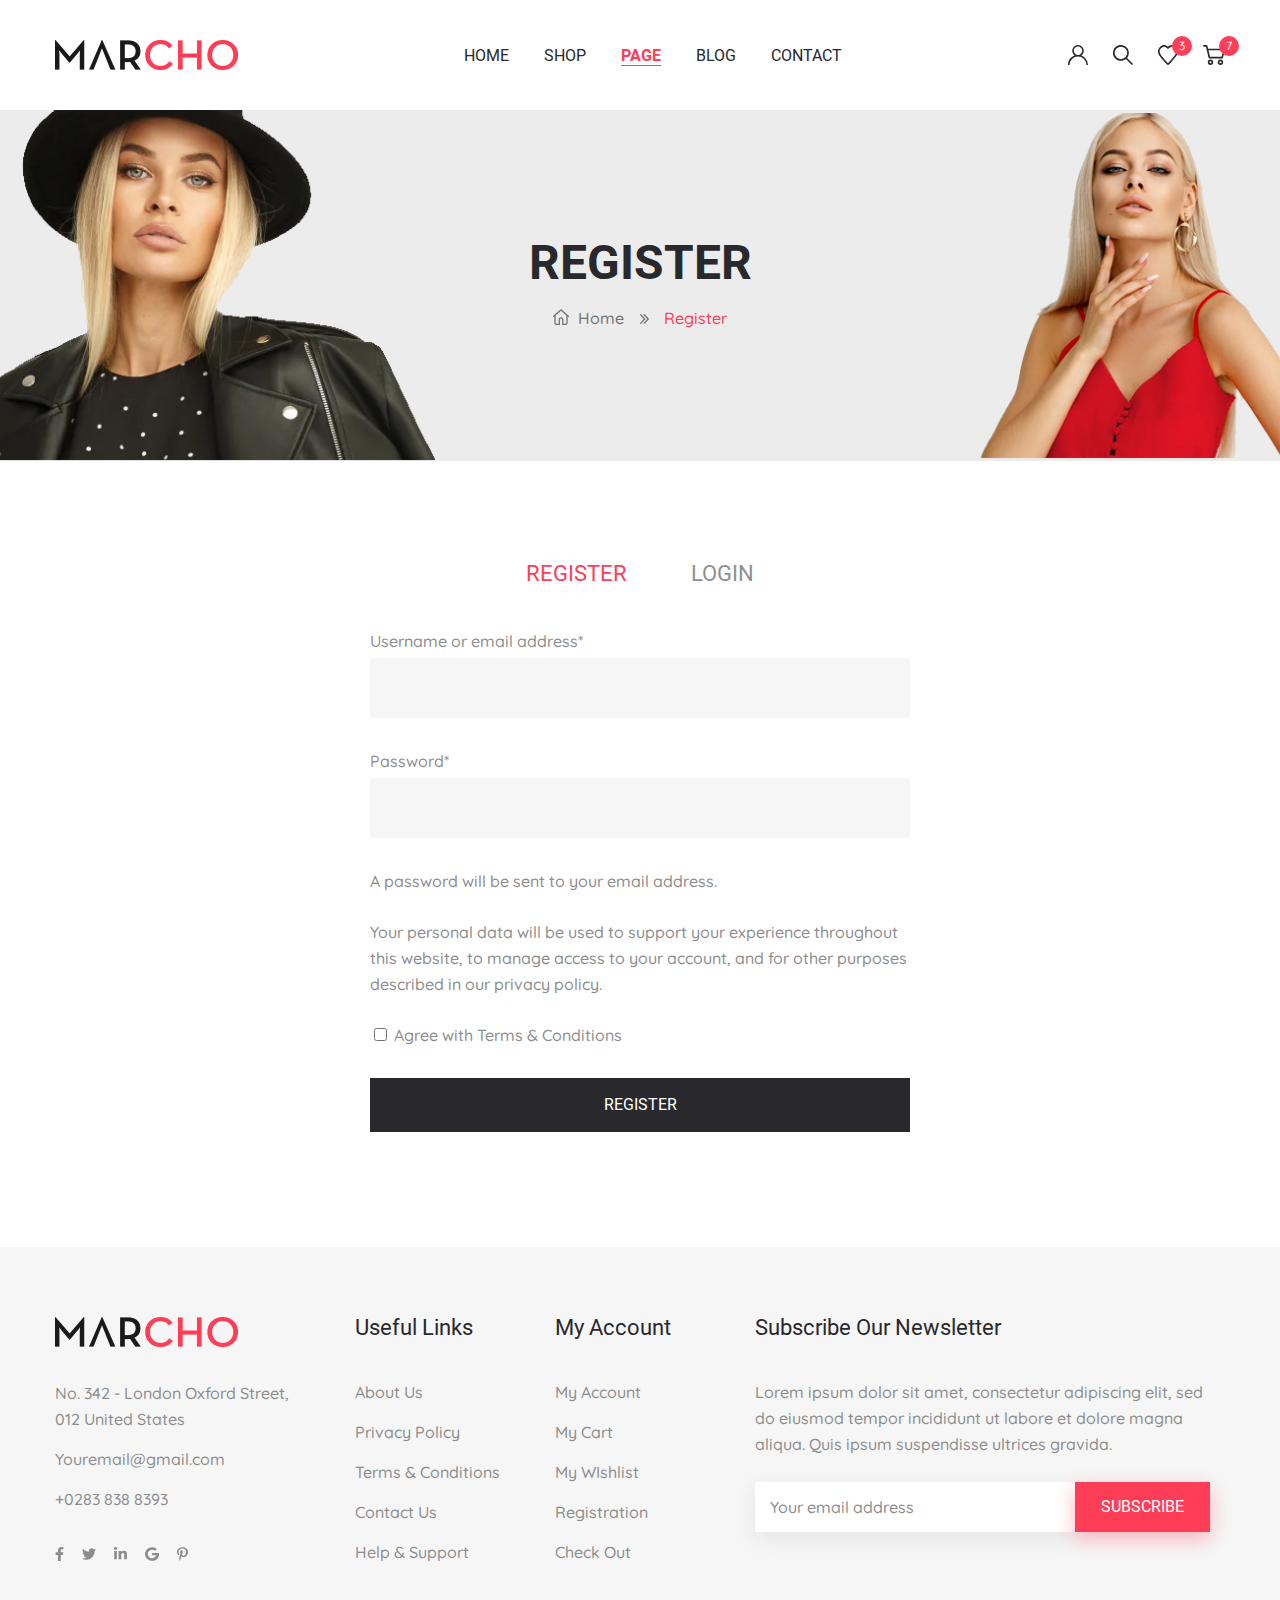
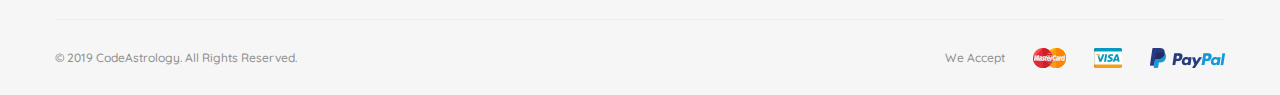
<file: register.html>
<!DOCTYPE html>
<html lang="en">
<head>
  <meta charset="UTF-8">
  <meta http-equiv="X-UA-Compatible" content="IE=edge">
  <meta name="viewport" content="width=device-width, initial-scale=1.0">
  <title>Document</title>
  <link rel="stylesheet" href="css/style.min.css">
</head>
<body>
  <header class="header">
  <div class="container">
    <div class="header__inner">
      <a href="index.html" class="logo">
        <img src="images/logo.png" alt="logo" class="logo__img">
      </a>
      <nav class="menu">
        <button class="menu__btn">
          <span></span>
        </button>
        <ul class="menu__list">
          <li class="menu__list-item">
            <a href="index.html" class="menu__list-link ">HOME</a>
          </li>
          <li class="menu__list-item">
            <a  href="shop.html" class="menu__list-link">SHOP</a>
          </li>
          <li class="menu__list-item">
            <a href="login.html" class="menu__list-lin menu__list-link--active">PAGE</a>
          </li>
          <li class="menu__list-item">
            <a href="blog.html" class="menu__list-link">BLOG</a>
          </li>
          <li class="menu__list-item">
            <a href="contacts.html" class="menu__list-link">CONTACT</a>
          </li>
        </ul>
      </nav>
      <div class="user-nav">
        <a class="user-nav__link" href="login.html">
          <img ckass="user-nav__link-img" src="images/icons/user.svg" alt="icon">
        </a>
        <a class="user-nav__link" href="shop.html">
          <img ckass="user-nav__link-img" src="images/icons/search.svg" alt="icon">
        </a>
        <a class="user-nav__link" href="#">
          <img ckass="user-nav__link-img" src="images/icons/heart.svg" alt="icon">
          <span class="user-nav__num">3</span>
        </a>
        <a class="user-nav__link" href="#">
          <img ckass="user-nav__link-img" src="images/icons/cart.svg" alt="icon">
          <span class="user-nav__num">7</span>
        </a>
      </div>
    </div>
  </div>
</header>
  <main class="main">
    <section class="top">
      <div class="top__container">
        <div class="container">
          <h2 class="top__title title">REGISTER</h2>
          <div class="breadcrumbs">
            <ul class="breadcrumbs__list">
              <li class="breadcrumbs__item">
                <a href="index.html" class="breadcrumbs__link">Home</a>
              </li>
              <li class="breadcrumbs__item">
                <a href="register.html" class="breadcrumbs__link">Register</a>
              </li>
            </ul>
          </div>
        </div>
      </div>
    </section>
    </section>
    <section class="modal">
      <div class="container">
        <div class="modal__links">
          <a href="register.html" class="modal__link modal__link--active">REGISTER</a>
          <a href="login.html" class="modal__link ">LOGIN</a>
        </div>
        <form action="#" class="modal__form">
          <label class="modal__label">
            Username or email address*
            <input class="modal__input" type="text"required>
          </label>
          <label class="modal__label">
            Password*
            <input class="modal__input" type="password"required>
          </label>
          <p class="modal__text">A password will be sent to your email address.
          </p>
          <p class="modal__text">Your personal data will be used to support your experience throughout this website, to manage access to your account,
          and for other purposes described in our privacy policy.</p>
          <label class="modal__label">
            <input type="checkbox">
            Agree with Terms & Conditions
          </label >
          <button class="modal__btn" type="submit">REGISTER</button>
        </form>
      </div>
    </section>
  </main>
  <footer class="footer">
  <div class="container">
    <div class="footer-top">
      <div class="footer-top__item footer-top__contact">
        <a href="index.html" class="logo footer-top__logo">
          <img src="images/logo.png" alt="logo" class="logo__img">
        </a>
        <a href="#" class="footer-top__adress">
          No. 342 - London Oxford Street,
          012 United States
        </a>
        <a href="mailto:Youremail@gmail.com" class="footer-top__email">Youremail@gmail.com</a>
        <a href="tel:+02838388393" class="footer-top__phone">+0283 838 8393</a>
        <ul class="footer-top__social-list">
          <li class="footer-top__social-item">
            <a href="#" class="footer-top__social-link">
              <svg xmlns="http://www.w3.org/2000/svg" xmlns:xlink="http://www.w3.org/1999/xlink" width="px"
                height="14px" viewBox="0 0 9 14" version="1.1">
                <g>
                  <path
                    d="M 7.851562 7.875 L 8.25 5.339844 L 5.75 5.339844 L 5.75 3.695312 C 5.75 3.003906 6.097656 2.328125 7.21875 2.328125 L 8.355469 2.328125 L 8.355469 0.171875 C 8.355469 0.171875 7.324219 0 6.339844 0 C 4.277344 0 2.933594 1.214844 2.933594 3.410156 L 2.933594 5.339844 L 0.644531 5.339844 L 0.644531 7.875 L 2.933594 7.875 L 2.933594 14 L 5.75 14 L 5.75 7.875 Z M 7.851562 7.875 " />
                </g>
              </svg>
            </a>
          </li>
          <li class="footer-top__social-item">
            <a href="#" class="footer-top__social-link">
              <svg xmlns="http://www.w3.org/2000/svg" xmlns:xlink="http://www.w3.org/1999/xlink" width="px"
                height="14px" viewBox="0 0 14 14" version="1.1">
                <g>
                  <path
                    d="M 12.5625 4.148438 C 12.570312 4.273438 12.570312 4.398438 12.570312 4.523438 C 12.570312 8.316406 9.683594 12.683594 4.40625 12.683594 C 2.78125 12.683594 1.269531 12.214844 0 11.398438 C 0.230469 11.425781 0.453125 11.433594 0.691406 11.433594 C 2.035156 11.433594 3.269531 10.980469 4.253906 10.207031 C 2.992188 10.179688 1.9375 9.355469 1.574219 8.21875 C 1.75 8.242188 1.925781 8.261719 2.113281 8.261719 C 2.371094 8.261719 2.628906 8.226562 2.871094 8.164062 C 1.554688 7.898438 0.570312 6.742188 0.570312 5.347656 L 0.570312 5.3125 C 0.949219 5.527344 1.394531 5.660156 1.867188 5.675781 C 1.09375 5.160156 0.585938 4.28125 0.585938 3.285156 C 0.585938 2.753906 0.726562 2.265625 0.976562 1.839844 C 2.390625 3.578125 4.511719 4.71875 6.894531 4.839844 C 6.847656 4.628906 6.824219 4.40625 6.824219 4.183594 C 6.824219 2.601562 8.101562 1.316406 9.691406 1.316406 C 10.519531 1.316406 11.265625 1.660156 11.789062 2.222656 C 12.4375 2.097656 13.058594 1.855469 13.609375 1.527344 C 13.394531 2.195312 12.941406 2.753906 12.347656 3.109375 C 12.925781 3.046875 13.484375 2.886719 14 2.664062 C 13.609375 3.234375 13.121094 3.738281 12.5625 4.148438 Z M 12.5625 4.148438 " />
                </g>
              </svg>
            </a>
          </li>
          <li class="footer-top__social-item">
            <a href="#" class="footer-top__social-link">
              <svg xmlns="http://www.w3.org/2000/svg" xmlns:xlink="http://www.w3.org/1999/xlink" width="px"
                height="14px" viewBox="0 0 12 13" version="1.1">
                <g>
                  <path
                    d="M 2.6875 11.375 L 0.199219 11.375 L 0.199219 3.78125 L 2.6875 3.78125 Z M 1.441406 2.746094 C 0.644531 2.746094 0 2.121094 0 1.367188 C 0 0.613281 0.644531 0 1.441406 0 C 2.238281 0 2.882812 0.613281 2.882812 1.367188 C 2.882812 2.121094 2.234375 2.746094 1.441406 2.746094 Z M 11.996094 11.375 L 9.515625 11.375 L 9.515625 7.679688 C 9.515625 6.796875 9.496094 5.667969 8.222656 5.667969 C 6.929688 5.667969 6.730469 6.625 6.730469 7.613281 L 6.730469 11.375 L 4.246094 11.375 L 4.246094 3.78125 L 6.628906 3.78125 L 6.628906 4.816406 L 6.664062 4.816406 C 6.996094 4.21875 7.808594 3.589844 9.019531 3.589844 C 11.539062 3.589844 12 5.160156 12 7.203125 L 12 11.375 Z M 11.996094 11.375 " />
                </g>
              </svg>
            </a>
          </li>
          <li class="footer-top__social-item">
            <a href="#" class="footer-top__social-link">
              <svg xmlns="http://www.w3.org/2000/svg" xmlns:xlink="http://www.w3.org/1999/xlink" width="px"
                height="14px" viewBox="0 0 13 13" version="1.1">
                <g>
                  <path
                    d="M 13 6.648438 C 13 10.238281 10.417969 12.796875 6.605469 12.796875 C 2.953125 12.796875 0 9.984375 0 6.5 C 0 3.015625 2.953125 0.203125 6.605469 0.203125 C 8.386719 0.203125 9.882812 0.824219 11.035156 1.851562 L 9.238281 3.5 C 6.886719 1.335938 2.511719 2.960938 2.511719 6.5 C 2.511719 8.695312 4.351562 10.476562 6.605469 10.476562 C 9.222656 10.476562 10.203125 8.6875 10.355469 7.761719 L 6.605469 7.761719 L 6.605469 5.597656 L 12.894531 5.597656 C 12.957031 5.917969 13 6.226562 13 6.648438 Z M 13 6.648438 " />
                </g>
              </svg>
            </a>
          </li>
          <li class="footer-top__social-item">
            <a href="#" class="footer-top__social-link">
              <svg xmlns="http://www.w3.org/2000/svg" xmlns:xlink="http://www.w3.org/1999/xlink" width="px"
                height="14px" viewBox="0 0 11 14" version="1.1">
                <g>
                  <path
                    d="M 5.84375 0.179688 C 2.90625 0.179688 0 2.046875 0 5.074219 C 0 7 1.132812 8.09375 1.820312 8.09375 C 2.105469 8.09375 2.269531 7.339844 2.269531 7.125 C 2.269531 6.871094 1.589844 6.332031 1.589844 5.273438 C 1.589844 3.074219 3.34375 1.515625 5.613281 1.515625 C 7.5625 1.515625 9.007812 2.574219 9.007812 4.515625 C 9.007812 5.96875 8.394531 8.691406 6.417969 8.691406 C 5.707031 8.691406 5.097656 8.199219 5.097656 7.496094 C 5.097656 6.460938 5.851562 5.460938 5.851562 4.394531 C 5.851562 2.582031 3.164062 2.910156 3.164062 5.097656 C 3.164062 5.558594 3.222656 6.066406 3.4375 6.484375 C 3.042969 8.109375 2.234375 10.53125 2.234375 12.203125 C 2.234375 12.71875 2.3125 13.230469 2.363281 13.746094 C 2.460938 13.847656 2.410156 13.839844 2.5625 13.785156 C 4.003906 11.898438 3.953125 11.53125 4.605469 9.0625 C 4.957031 9.703125 5.871094 10.046875 6.589844 10.046875 C 9.632812 10.046875 11 7.214844 11 4.664062 C 11 1.949219 8.542969 0.179688 5.84375 0.179688 Z M 5.84375 0.179688 " />
                </g>
              </svg>
            </a>
          </li>
        </ul>
      </div>
      <div class="footer-top__item footer-top__nav">
        <h6 class="footer-top__title footer-top__title--special">Useful Links</h6>
        <ul class="footer-top__list ">
          <li class="footer-top__item"><a href="#" class="footer-top__link">About Us
            </a></li>
          <li class="footer-top__item"><a href="#" class="footer-top__link">Privacy Policy</a></li>
          <li class="footer-top__item"><a href="#" class="footer-top__link">Terms & Conditions</a></li>
          <li class="footer-top__item"><a href="#" class="footer-top__link">Contact Us</a></li>
          <li class="footer-top__item"><a href="#" class="footer-top__link">Help & Support</a></li>
        </ul>
      </div>
      <div class="footer-top__item footer-top__nav">
        <h6 class="footer-top__title footer-top__title--special">My Account</h6>
        <ul class="footer-top__list ">
          <li class="footer-top__item"><a href="#" class="footer-top__link">
              My Account
            </a></li>
          <li class="footer-top__item"><a href="#" class="footer-top__link">My Cart</a></li>
          <li class="footer-top__item"><a href="#" class="footer-top__link">My WIshlist</a></li>
          <li class="footer-top__item"><a href="#" class="footer-top__link"> Registration</a></li>
          <li class="footer-top__item"><a href="#" class="footer-top__link"> Check Out</a></li>
        </ul>
      </div>
      <div class="footer-top__item footer-top__item-form">
        <h6 class="footer-top__title">Subscribe Our Newsletter</h6>
        <p class="footer-top__text">Lorem ipsum dolor sit amet, consectetur adipiscing elit, sed do eiusmod tempor
          incididunt ut labore et dolore magna
          aliqua. Quis ipsum suspendisse ultrices gravida.</p>
        <form action="#" class="footer-top__form">
          <input type="email" class="footer-top__form-input" placeholder="Your email address" required>
          <button class="footer-top__form-btn" type="submit">Subscribe</button>
        </form>
      </div>
    </div>
    <div class="footer-bottom">
      <p class="footer-bottom__copy">© 2019 CodeAstrology. All Rights Reserved.</p>
      <div class="footer-bottom__accept">
        We Accept
        <img src="images/icons/mastercard.png" alt="mastercard" class="footer-bottom__accept-img">
        <img src="images/icons/visa.png" alt="visa" class="footer-bottom__accept-img">
        <img src="images/icons/paypal.png" alt="paypal" class="footer-bottom__accept-img">
      </div>
    </div>
  </div>
</footer>
  
  <script src="js/main.min.js"></script>
</body>
</html>
</file>
<file: css/style.min.css>
.jq-number__field input,.jq-selectbox__select,a,body{font-family:"Quicksand-Medium",sans-serif;font-weight:500}.blog-one__text blockquote,.latest-post__title-link,.latest-post__title,.comments-form__title,.comments__content-name,.product-tabs__top,.product-filter__color-title,.product-filter__size-title,.product-one__text span,.filter__title,.page-404__link,.modal__btn,.modal__link,.footer-top__title,.blog__item-title,.product-item__price,.categories__link,.menu__list-link,.contact__form-btn,.comments-form__btn,.product-one__item-btn,.filter-price__btn,.footer-top__form-btn,.product-item--sale .product-item__img-box::before,.video-fashion__link,.top-slider__link{font-family:"Roboto-Regular",sans-serif;font-weight:400}.contact__form-title,.contact__info-title,.comments-title,.blog-one__author-name,.blog-one__share span,.blog-one__tags span,.blog-one__form-title,.blog-one__text h4,.person__name,.blog-page__item-title,.page-404__title,.promo__clock-item span,.top-slider__title,.menu__list-link--active,.menu__list-link:hover,.title{font-family:"Roboto-Bold",sans-serif;font-weight:700}.contact__form-btn,.comments-form__btn,.product-one__item-btn,.filter-price__btn,.footer-top__form-btn,.product-item--sale .product-item__img-box::before,.video-fashion__link,.top-slider__link{padding:12px 26px;text-transform:uppercase;color:#fff;background-color:#fe3e57;-webkit-box-shadow:0px 7px 20px 0px rgba(255,17,48,.3);box-shadow:0px 7px 20px 0px rgba(255,17,48,.3);cursor:pointer}.filter-popular__input,.filter-category__input,.filter-size__input,.filter-color__input,.comments-form__input,.product-filter__size-input,.product-filter__color-input{width:1px;height:1px;overflow:hidden;clip:rect(0 0 0 0);position:absolute}@font-face{font-family:"Quicksand-Regular";font-weight:400;font-style:normal;src:local("Quicksand-Regular"),url("../fonts/Quicksand-Regular.woff2") format("woff2"),url("../fonts/Quicksand-Regular.woff") format("woff");font-display:swap}@font-face{font-family:"Quicksand-Medium";font-weight:500;font-style:normal;src:local("Quicksand-Medium"),url("../fonts/Quicksand-Medium.woff2") format("woff2"),url("../fonts/Quicksand-Medium.woff") format("woff");font-display:swap}@font-face{font-family:"Roboto-Regular";font-weight:400;font-style:normal;src:local("Roboto-Regular"),url("../fonts/Roboto-Regular.woff2") format("woff2"),url("../fonts/Roboto-Regular.woff") format("woff");font-display:swap}@font-face{font-family:"Roboto-Bold";font-weight:700;font-style:normal;src:local("Roboto-Bold"),url("../fonts/Roboto-Bold.woff2") format("woff2"),url("../fonts/Roboto-Bold.woff") format("woff");font-display:swap}html{-webkit-box-sizing:border-box;box-sizing:border-box}*,*::after,*::before{-webkit-box-sizing:inherit;box-sizing:inherit}ul[class],ol[class]{padding:0}body,h1,h2,h3,h4,h5,h6,p,ul,ol,li,figure,figcaption,blockquote,dl,dd{margin:0}ul[class]{list-style:none}img{max-width:100%;display:block}input,button,textarea,select{font:inherit}a{text-decoration:none}html,body{height:100%}body{color:#8d8d8d;font-size:16px;line-height:26px;display:-webkit-box;display:-ms-flexbox;display:flex;-webkit-box-orient:vertical;-webkit-box-direction:normal;-ms-flex-direction:column;flex-direction:column}.main{-webkit-box-flex:1;-ms-flex-positive:1;flex-grow:1}.container{max-width:1200px;margin:0 auto;padding:0 15px}.top__container{background-image:url("../images/top-bg.jpg");max-width:1700px;margin:0 auto;background-repeat:no-repeat;background-size:cover;background-position:top center;padding:120px 0 130px;text-align:center}a{color:#8d8d8d;font-size:16px;line-height:26px}.title{font-size:48px;text-align:center;line-height:65px;color:#29282d;margin-bottom:10px;text-transform:uppercase}.text{text-align:center;max-width:570px;margin:0 auto 55px}.breadcrumbs{display:-webkit-inline-box;display:-ms-inline-flexbox;display:inline-flex;-webkit-box-pack:center;-ms-flex-pack:center;justify-content:center;padding-left:25px;position:relative;-ms-flex-wrap:wrap;flex-wrap:wrap}.breadcrumbs::before{content:"";position:absolute;background-image:url("../images/icons/home-icon.svg");width:16px;height:16px;left:0;top:4px}.breadcrumbs__list{display:-webkit-box;display:-ms-flexbox;display:flex}.breadcrumbs__item{color:#727272;padding-right:40px;position:relative}.breadcrumbs__item::after{content:"";position:absolute;background-image:url("../images/icons/angle-right.svg");width:9px;height:10px;right:15px;top:9px}.breadcrumbs__item:last-child{color:#fe3e57;padding-right:0}.breadcrumbs__item:last-child::after{display:none}.breadcrumbs__link{color:inherit}.header--404--page{background-color:#f6f6f6}.pagination{display:-webkit-box;display:-ms-flexbox;display:flex;-webkit-box-pack:center;-ms-flex-pack:center;justify-content:center;padding:30px 0}.pagination .pagination__list{display:-webkit-box;display:-ms-flexbox;display:flex;padding:0 35px}.pagination__item{padding:0 15px}.pagination__link--active{color:#fe3e57}.pagination__arrows{text-transform:uppercase;position:relative}.pagination__arrows::before{content:"";position:absolute;width:5px;height:10px;top:8px}.pagination__prev{padding-left:15px}.pagination__prev::before{background-image:url("../images/icons/angle_left.svg");left:0}.pagination__next{padding-right:15px}.pagination__next::before{background-image:url("../images/icons/angle_right.svg");right:0}@media(max-width: 620px){.title{font-size:40px;line-height:48px}}@media(max-width: 375px){.title{font-size:32px;line-height:40px}}.slick-slider{position:relative;display:block;-webkit-box-sizing:border-box;box-sizing:border-box;-webkit-touch-callout:none;-webkit-user-select:none;-moz-user-select:none;-ms-user-select:none;user-select:none;-ms-touch-action:pan-y;touch-action:pan-y;-webkit-tap-highlight-color:transparent}.slick-list{position:relative;overflow:hidden;display:block;margin:0;padding:0}.slick-list:focus{outline:none}.slick-list.dragging{cursor:pointer;cursor:hand}.slick-slider .slick-track,.slick-slider .slick-list{-webkit-transform:translate3d(0, 0, 0);-ms-transform:translate3d(0, 0, 0);transform:translate3d(0, 0, 0)}.slick-track{position:relative;left:0;top:0;display:block;margin-left:auto;margin-right:auto}.slick-track:before,.slick-track:after{content:"";display:table}.slick-track:after{clear:both}.slick-loading .slick-track{visibility:hidden}.slick-slide{float:left;height:100%;min-height:1px;display:none}[dir=rtl] .slick-slide{float:right}.slick-slide img{display:block}.slick-slide.slick-loading img{display:none}.slick-slide.dragging img{pointer-events:none}.slick-initialized .slick-slide{display:block}.slick-loading .slick-slide{visibility:hidden}.slick-vertical .slick-slide{display:block;height:auto;border:1px solid transparent}.slick-arrow.slick-hidden{display:none}body.compensate-for-scrollbar{overflow:hidden}.fancybox-active{height:auto}.fancybox-is-hidden{left:-9999px;margin:0;position:absolute !important;top:-9999px;visibility:hidden}.fancybox-container{-webkit-backface-visibility:hidden;height:100%;left:0;outline:none;position:fixed;-webkit-tap-highlight-color:transparent;top:0;-ms-touch-action:manipulation;touch-action:manipulation;-webkit-transform:translateZ(0);transform:translateZ(0);width:100%;z-index:99992}.fancybox-container *{-webkit-box-sizing:border-box;box-sizing:border-box}.fancybox-outer,.fancybox-inner,.fancybox-bg,.fancybox-stage{bottom:0;left:0;position:absolute;right:0;top:0}.fancybox-outer{-webkit-overflow-scrolling:touch;overflow-y:auto}.fancybox-bg{background:rgb(30, 30, 30);opacity:0;-webkit-transition-duration:inherit;-o-transition-duration:inherit;transition-duration:inherit;-webkit-transition-property:opacity;-o-transition-property:opacity;transition-property:opacity;-webkit-transition-timing-function:cubic-bezier(0.47, 0, 0.74, 0.71);-o-transition-timing-function:cubic-bezier(0.47, 0, 0.74, 0.71);transition-timing-function:cubic-bezier(0.47, 0, 0.74, 0.71)}.fancybox-is-open .fancybox-bg{opacity:.9;-webkit-transition-timing-function:cubic-bezier(0.22, 0.61, 0.36, 1);-o-transition-timing-function:cubic-bezier(0.22, 0.61, 0.36, 1);transition-timing-function:cubic-bezier(0.22, 0.61, 0.36, 1)}.fancybox-infobar,.fancybox-toolbar,.fancybox-caption,.fancybox-navigation .fancybox-button{direction:ltr;opacity:0;position:absolute;-webkit-transition:opacity .25s ease,visibility 0s ease .25s;-o-transition:opacity .25s ease,visibility 0s ease .25s;transition:opacity .25s ease,visibility 0s ease .25s;visibility:hidden;z-index:99997}.fancybox-show-infobar .fancybox-infobar,.fancybox-show-toolbar .fancybox-toolbar,.fancybox-show-caption .fancybox-caption,.fancybox-show-nav .fancybox-navigation .fancybox-button{opacity:1;-webkit-transition:opacity .25s ease 0s,visibility 0s ease 0s;-o-transition:opacity .25s ease 0s,visibility 0s ease 0s;transition:opacity .25s ease 0s,visibility 0s ease 0s;visibility:visible}.fancybox-infobar{color:#ccc;font-size:13px;-webkit-font-smoothing:subpixel-antialiased;height:44px;left:0;line-height:44px;min-width:44px;mix-blend-mode:difference;padding:0 10px;pointer-events:none;top:0;-webkit-touch-callout:none;-webkit-user-select:none;-moz-user-select:none;-ms-user-select:none;user-select:none}.fancybox-toolbar{right:0;top:0}.fancybox-stage{direction:ltr;overflow:visible;-webkit-transform:translateZ(0);transform:translateZ(0);z-index:99994}.fancybox-is-open .fancybox-stage{overflow:hidden}.fancybox-slide{-webkit-backface-visibility:hidden;display:none;height:100%;left:0;outline:none;overflow:auto;-webkit-overflow-scrolling:touch;padding:44px;position:absolute;text-align:center;top:0;-webkit-transition-property:opacity,-webkit-transform;transition-property:opacity,-webkit-transform;-o-transition-property:transform,opacity;transition-property:transform,opacity;transition-property:transform,opacity,-webkit-transform;white-space:normal;width:100%;z-index:99994}.fancybox-slide::before{content:"";display:inline-block;font-size:0;height:100%;vertical-align:middle;width:0}.fancybox-is-sliding .fancybox-slide,.fancybox-slide--previous,.fancybox-slide--current,.fancybox-slide--next{display:block}.fancybox-slide--image{overflow:hidden;padding:44px 0}.fancybox-slide--image::before{display:none}.fancybox-slide--html{padding:6px}.fancybox-content{background:#fff;display:inline-block;margin:0;max-width:100%;overflow:auto;-webkit-overflow-scrolling:touch;padding:44px;position:relative;text-align:left;vertical-align:middle}.fancybox-slide--image .fancybox-content{-webkit-animation-timing-function:cubic-bezier(0.5, 0, 0.14, 1);animation-timing-function:cubic-bezier(0.5, 0, 0.14, 1);-webkit-backface-visibility:hidden;background:transparent;background-repeat:no-repeat;background-size:100% 100%;left:0;max-width:none;overflow:visible;padding:0;position:absolute;top:0;-ms-transform-origin:top left;-webkit-transform-origin:top left;transform-origin:top left;-webkit-transition-property:opacity,-webkit-transform;transition-property:opacity,-webkit-transform;-o-transition-property:transform,opacity;transition-property:transform,opacity;transition-property:transform,opacity,-webkit-transform;-webkit-user-select:none;-moz-user-select:none;-ms-user-select:none;user-select:none;z-index:99995}.fancybox-can-zoomOut .fancybox-content{cursor:-webkit-zoom-out;cursor:zoom-out}.fancybox-can-zoomIn .fancybox-content{cursor:-webkit-zoom-in;cursor:zoom-in}.fancybox-can-swipe .fancybox-content,.fancybox-can-pan .fancybox-content{cursor:-webkit-grab;cursor:grab}.fancybox-is-grabbing .fancybox-content{cursor:-webkit-grabbing;cursor:grabbing}.fancybox-container [data-selectable=true]{cursor:text}.fancybox-image,.fancybox-spaceball{background:transparent;border:0;height:100%;left:0;margin:0;max-height:none;max-width:none;padding:0;position:absolute;top:0;-webkit-user-select:none;-moz-user-select:none;-ms-user-select:none;user-select:none;width:100%}.fancybox-spaceball{z-index:1}.fancybox-slide--video .fancybox-content,.fancybox-slide--map .fancybox-content,.fancybox-slide--pdf .fancybox-content,.fancybox-slide--iframe .fancybox-content{height:100%;overflow:visible;padding:0;width:100%}.fancybox-slide--video .fancybox-content{background:#000}.fancybox-slide--map .fancybox-content{background:#e5e3df}.fancybox-slide--iframe .fancybox-content{background:#fff}.fancybox-video,.fancybox-iframe{background:transparent;border:0;display:block;height:100%;margin:0;overflow:hidden;padding:0;width:100%}.fancybox-iframe{left:0;position:absolute;top:0}.fancybox-error{background:#fff;cursor:default;max-width:400px;padding:40px;width:100%}.fancybox-error p{color:#444;font-size:16px;line-height:20px;margin:0;padding:0}.fancybox-button{background:rgba(30, 30, 30, 0.6);border:0;border-radius:0;-webkit-box-shadow:none;box-shadow:none;cursor:pointer;display:inline-block;height:44px;margin:0;padding:10px;position:relative;-webkit-transition:color .2s;-o-transition:color .2s;transition:color .2s;vertical-align:top;visibility:inherit;width:44px}.fancybox-button,.fancybox-button:visited,.fancybox-button:link{color:#ccc}.fancybox-button:hover{color:#fff}.fancybox-button:focus{outline:none}.fancybox-button.fancybox-focus{outline:1px dotted}.fancybox-button[disabled],.fancybox-button[disabled]:hover{color:#888;cursor:default;outline:none}.fancybox-button div{height:100%}.fancybox-button svg{display:block;height:100%;overflow:visible;position:relative;width:100%}.fancybox-button svg path{fill:currentColor;stroke-width:0}.fancybox-button--play svg:nth-child(2),.fancybox-button--fsenter svg:nth-child(2){display:none}.fancybox-button--pause svg:nth-child(1),.fancybox-button--fsexit svg:nth-child(1){display:none}.fancybox-progress{background:#ff5268;height:2px;left:0;position:absolute;right:0;top:0;-ms-transform:scaleX(0);-webkit-transform:scaleX(0);transform:scaleX(0);-ms-transform-origin:0;-webkit-transform-origin:0;transform-origin:0;-webkit-transition-property:-webkit-transform;transition-property:-webkit-transform;-o-transition-property:transform;transition-property:transform;transition-property:transform, -webkit-transform;-webkit-transition-timing-function:linear;-o-transition-timing-function:linear;transition-timing-function:linear;z-index:99998}.fancybox-close-small{background:transparent;border:0;border-radius:0;color:#ccc;cursor:pointer;opacity:.8;padding:8px;position:absolute;right:-12px;top:-44px;z-index:401}.fancybox-close-small:hover{color:#fff;opacity:1}.fancybox-slide--html .fancybox-close-small{color:currentColor;padding:10px;right:0;top:0}.fancybox-slide--image.fancybox-is-scaling .fancybox-content{overflow:hidden}.fancybox-is-scaling .fancybox-close-small,.fancybox-is-zoomable.fancybox-can-pan .fancybox-close-small{display:none}.fancybox-navigation .fancybox-button{background-clip:content-box;height:100px;opacity:0;position:absolute;top:calc(50% - 50px);width:70px}.fancybox-navigation .fancybox-button div{padding:7px}.fancybox-navigation .fancybox-button--arrow_left{left:0;left:env(safe-area-inset-left);padding:31px 26px 31px 6px}.fancybox-navigation .fancybox-button--arrow_right{padding:31px 6px 31px 26px;right:0;right:env(safe-area-inset-right)}.fancybox-caption{background:-webkit-gradient(linear, left bottom, left top, from(rgba(0, 0, 0, 0.85)), color-stop(50%, rgba(0, 0, 0, 0.3)), color-stop(65%, rgba(0, 0, 0, 0.15)), color-stop(75.5%, rgba(0, 0, 0, 0.075)), color-stop(82.85%, rgba(0, 0, 0, 0.037)), color-stop(88%, rgba(0, 0, 0, 0.019)), to(rgba(0, 0, 0, 0)));background:-o-linear-gradient(bottom, rgba(0, 0, 0, 0.85) 0%, rgba(0, 0, 0, 0.3) 50%, rgba(0, 0, 0, 0.15) 65%, rgba(0, 0, 0, 0.075) 75.5%, rgba(0, 0, 0, 0.037) 82.85%, rgba(0, 0, 0, 0.019) 88%, rgba(0, 0, 0, 0) 100%);background:linear-gradient(to top, rgba(0, 0, 0, 0.85) 0%, rgba(0, 0, 0, 0.3) 50%, rgba(0, 0, 0, 0.15) 65%, rgba(0, 0, 0, 0.075) 75.5%, rgba(0, 0, 0, 0.037) 82.85%, rgba(0, 0, 0, 0.019) 88%, rgba(0, 0, 0, 0) 100%);bottom:0;color:#eee;font-size:14px;font-weight:400;left:0;line-height:1.5;padding:75px 44px 25px 44px;pointer-events:none;right:0;text-align:center;z-index:99996}@supports(padding: 0px){.fancybox-caption{padding:75px max(44px,env(safe-area-inset-right)) max(25px,env(safe-area-inset-bottom)) max(44px,env(safe-area-inset-left))}}.fancybox-caption--separate{margin-top:-50px}.fancybox-caption__body{max-height:50vh;overflow:auto;pointer-events:all}.fancybox-caption a,.fancybox-caption a:link,.fancybox-caption a:visited{color:#ccc;text-decoration:none}.fancybox-caption a:hover{color:#fff;text-decoration:underline}.fancybox-loading{-webkit-animation:fancybox-rotate 1s linear infinite;animation:fancybox-rotate 1s linear infinite;background:transparent;border:4px solid #888;border-bottom-color:#fff;border-radius:50%;height:50px;left:50%;margin:-25px 0 0 -25px;opacity:.7;padding:0;position:absolute;top:50%;width:50px;z-index:99999}@-webkit-keyframes fancybox-rotate{100%{-webkit-transform:rotate(360deg);transform:rotate(360deg)}}@keyframes fancybox-rotate{100%{-webkit-transform:rotate(360deg);transform:rotate(360deg)}}.fancybox-animated{-webkit-transition-timing-function:cubic-bezier(0, 0, 0.25, 1);-o-transition-timing-function:cubic-bezier(0, 0, 0.25, 1);transition-timing-function:cubic-bezier(0, 0, 0.25, 1)}.fancybox-fx-slide.fancybox-slide--previous{opacity:0;-webkit-transform:translate3d(-100%, 0, 0);transform:translate3d(-100%, 0, 0)}.fancybox-fx-slide.fancybox-slide--next{opacity:0;-webkit-transform:translate3d(100%, 0, 0);transform:translate3d(100%, 0, 0)}.fancybox-fx-slide.fancybox-slide--current{opacity:1;-webkit-transform:translate3d(0, 0, 0);transform:translate3d(0, 0, 0)}.fancybox-fx-fade.fancybox-slide--previous,.fancybox-fx-fade.fancybox-slide--next{opacity:0;-webkit-transition-timing-function:cubic-bezier(0.19, 1, 0.22, 1);-o-transition-timing-function:cubic-bezier(0.19, 1, 0.22, 1);transition-timing-function:cubic-bezier(0.19, 1, 0.22, 1)}.fancybox-fx-fade.fancybox-slide--current{opacity:1}.fancybox-fx-zoom-in-out.fancybox-slide--previous{opacity:0;-webkit-transform:scale3d(1.5, 1.5, 1.5);transform:scale3d(1.5, 1.5, 1.5)}.fancybox-fx-zoom-in-out.fancybox-slide--next{opacity:0;-webkit-transform:scale3d(0.5, 0.5, 0.5);transform:scale3d(0.5, 0.5, 0.5)}.fancybox-fx-zoom-in-out.fancybox-slide--current{opacity:1;-webkit-transform:scale3d(1, 1, 1);transform:scale3d(1, 1, 1)}.fancybox-fx-rotate.fancybox-slide--previous{opacity:0;-ms-transform:rotate(-360deg);-webkit-transform:rotate(-360deg);transform:rotate(-360deg)}.fancybox-fx-rotate.fancybox-slide--next{opacity:0;-ms-transform:rotate(360deg);-webkit-transform:rotate(360deg);transform:rotate(360deg)}.fancybox-fx-rotate.fancybox-slide--current{opacity:1;-ms-transform:rotate(0deg);-webkit-transform:rotate(0deg);transform:rotate(0deg)}.fancybox-fx-circular.fancybox-slide--previous{opacity:0;-webkit-transform:scale3d(0, 0, 0) translate3d(-100%, 0, 0);transform:scale3d(0, 0, 0) translate3d(-100%, 0, 0)}.fancybox-fx-circular.fancybox-slide--next{opacity:0;-webkit-transform:scale3d(0, 0, 0) translate3d(100%, 0, 0);transform:scale3d(0, 0, 0) translate3d(100%, 0, 0)}.fancybox-fx-circular.fancybox-slide--current{opacity:1;-webkit-transform:scale3d(1, 1, 1) translate3d(0, 0, 0);transform:scale3d(1, 1, 1) translate3d(0, 0, 0)}.fancybox-fx-tube.fancybox-slide--previous{-webkit-transform:translate3d(-100%, 0, 0) scale(0.1) skew(-10deg);transform:translate3d(-100%, 0, 0) scale(0.1) skew(-10deg)}.fancybox-fx-tube.fancybox-slide--next{-webkit-transform:translate3d(100%, 0, 0) scale(0.1) skew(10deg);transform:translate3d(100%, 0, 0) scale(0.1) skew(10deg)}.fancybox-fx-tube.fancybox-slide--current{-webkit-transform:translate3d(0, 0, 0) scale(1);transform:translate3d(0, 0, 0) scale(1)}@media all and (max-height: 576px){.fancybox-slide{padding-left:6px;padding-right:6px}.fancybox-slide--image{padding:6px 0}.fancybox-close-small{right:-6px}.fancybox-slide--image .fancybox-close-small{background:#4e4e4e;color:#f2f4f6;height:36px;opacity:1;padding:6px;right:0;top:0;width:36px}.fancybox-caption{padding-left:12px;padding-right:12px}@supports(padding: 0px){.fancybox-caption{padding-left:max(12px,env(safe-area-inset-left));padding-right:max(12px,env(safe-area-inset-right))}}}.fancybox-share{background:#f4f4f4;border-radius:3px;max-width:90%;padding:30px;text-align:center}.fancybox-share h1{color:#222;font-size:35px;font-weight:700;margin:0 0 20px 0}.fancybox-share p{margin:0;padding:0}.fancybox-share__button{border:0;border-radius:3px;display:inline-block;font-size:14px;font-weight:700;line-height:40px;margin:0 5px 10px 5px;min-width:130px;padding:0 15px;text-decoration:none;-webkit-transition:all .2s;-o-transition:all .2s;transition:all .2s;-webkit-user-select:none;-moz-user-select:none;-ms-user-select:none;user-select:none;white-space:nowrap}.fancybox-share__button:visited,.fancybox-share__button:link{color:#fff}.fancybox-share__button:hover{text-decoration:none}.fancybox-share__button--fb{background:#3b5998}.fancybox-share__button--fb:hover{background:#344e86}.fancybox-share__button--pt{background:#bd081d}.fancybox-share__button--pt:hover{background:#aa0719}.fancybox-share__button--tw{background:#1da1f2}.fancybox-share__button--tw:hover{background:#0d95e8}.fancybox-share__button svg{height:25px;margin-right:7px;position:relative;top:-1px;vertical-align:middle;width:25px}.fancybox-share__button svg path{fill:#fff}.fancybox-share__input{background:transparent;border:0;border-bottom:1px solid #d7d7d7;border-radius:0;color:#5d5b5b;font-size:14px;margin:10px 0 0 0;outline:none;padding:10px 15px;width:100%}.fancybox-thumbs{background:#ddd;bottom:0;display:none;margin:0;-webkit-overflow-scrolling:touch;-ms-overflow-style:-ms-autohiding-scrollbar;padding:2px 2px 4px 2px;position:absolute;right:0;-webkit-tap-highlight-color:rgba(0, 0, 0, 0);top:0;width:212px;z-index:99995}.fancybox-thumbs-x{overflow-x:auto;overflow-y:hidden}.fancybox-show-thumbs .fancybox-thumbs{display:block}.fancybox-show-thumbs .fancybox-inner{right:212px}.fancybox-thumbs__list{font-size:0;height:100%;list-style:none;margin:0;overflow-x:hidden;overflow-y:auto;padding:0;position:absolute;position:relative;white-space:nowrap;width:100%}.fancybox-thumbs-x .fancybox-thumbs__list{overflow:hidden}.fancybox-thumbs-y .fancybox-thumbs__list::-webkit-scrollbar{width:7px}.fancybox-thumbs-y .fancybox-thumbs__list::-webkit-scrollbar-track{background:#fff;border-radius:10px;-webkit-box-shadow:inset 0 0 6px rgba(0, 0, 0, 0.3);box-shadow:inset 0 0 6px rgba(0, 0, 0, 0.3)}.fancybox-thumbs-y .fancybox-thumbs__list::-webkit-scrollbar-thumb{background:#2a2a2a;border-radius:10px}.fancybox-thumbs__list a{-webkit-backface-visibility:hidden;backface-visibility:hidden;background-color:rgba(0, 0, 0, 0.1);background-position:center center;background-repeat:no-repeat;background-size:cover;cursor:pointer;float:left;height:75px;margin:2px;max-height:calc(100% - 8px);max-width:calc(50% - 4px);outline:none;overflow:hidden;padding:0;position:relative;-webkit-tap-highlight-color:transparent;width:100px}.fancybox-thumbs__list a::before{border:6px solid #ff5268;bottom:0;content:"";left:0;opacity:0;position:absolute;right:0;top:0;-webkit-transition:all .2s cubic-bezier(0.25, 0.46, 0.45, 0.94);-o-transition:all .2s cubic-bezier(0.25, 0.46, 0.45, 0.94);transition:all .2s cubic-bezier(0.25, 0.46, 0.45, 0.94);z-index:99991}.fancybox-thumbs__list a:focus::before{opacity:.5}.fancybox-thumbs__list a.fancybox-thumbs-active::before{opacity:1}@media all and (max-width: 576px){.fancybox-thumbs{width:110px}.fancybox-show-thumbs .fancybox-inner{right:110px}.fancybox-thumbs__list a{max-width:calc(100% - 10px)}}.jq-ry-container{position:relative;padding:0 5px;line-height:0;display:block;cursor:pointer;-webkit-box-sizing:content-box;box-sizing:content-box;direction:ltr}.jq-ry-container[readonly=readonly]{cursor:default}.jq-ry-container>.jq-ry-group-wrapper{position:relative;width:100%}.jq-ry-container>.jq-ry-group-wrapper>.jq-ry-group{position:relative;line-height:0;z-index:10;white-space:nowrap}.jq-ry-container>.jq-ry-group-wrapper>.jq-ry-group>svg{display:inline-block}.jq-ry-container>.jq-ry-group-wrapper>.jq-ry-group.jq-ry-normal-group{width:100%}.jq-ry-container>.jq-ry-group-wrapper>.jq-ry-group.jq-ry-rated-group{width:0;z-index:11;position:absolute;top:0;left:0;overflow:hidden}.irs{position:relative;display:block;-webkit-touch-callout:none;-webkit-user-select:none;-moz-user-select:none;-ms-user-select:none;user-select:none;font-size:12px;font-family:Arial,sans-serif}.irs-line{position:relative;display:block;overflow:hidden;outline:none !important}.irs-bar{position:absolute;display:block;left:0;width:0}.irs-shadow{position:absolute;display:none;left:0;width:0}.irs-handle{position:absolute;display:block;-webkit-box-sizing:border-box;box-sizing:border-box;cursor:default;z-index:1}.irs-handle.type_last{z-index:2}.irs-min,.irs-max{position:absolute;display:block;cursor:default}.irs-min{left:0}.irs-max{right:0}.irs-from,.irs-to,.irs-single{position:absolute;display:block;top:0;left:0;cursor:default;white-space:nowrap}.irs-grid{position:absolute;display:none;bottom:0;left:0;width:100%;height:20px}.irs-with-grid .irs-grid{display:block}.irs-grid-pol{position:absolute;top:0;left:0;width:1px;height:8px;background:#000}.irs-grid-pol.small{height:4px}.irs-grid-text{position:absolute;bottom:0;left:0;white-space:nowrap;text-align:center;font-size:9px;line-height:9px;padding:0 3px;color:#000}.irs-disable-mask{position:absolute;display:block;top:0;left:-1%;width:102%;height:100%;cursor:default;background:rgba(0, 0, 0, 0);z-index:2}.lt-ie9 .irs-disable-mask{background:#000;filter:alpha(opacity=0);cursor:not-allowed}.irs-disabled{opacity:.4}.irs-hidden-input{position:absolute !important;display:block !important;top:0 !important;left:0 !important;width:0 !important;height:0 !important;font-size:0 !important;line-height:0 !important;padding:0 !important;margin:0 !important;overflow:hidden;outline:none !important;z-index:-9999 !important;background:none !important;border-style:solid !important;border-color:transparent !important}.irs--flat{height:40px}.irs--flat.irs-with-grid{height:60px}.irs--flat .irs-line{top:25px;height:12px;background-color:#e1e4e9;border-radius:4px}.irs--flat .irs-bar{top:25px;height:12px;background-color:#ed5565}.irs--flat .irs-bar--single{border-radius:4px 0 0 4px}.irs--flat .irs-shadow{height:1px;bottom:16px;background-color:#e1e4e9}.irs--flat .irs-handle{top:22px;width:16px;height:18px;background-color:transparent}.irs--flat .irs-handle>i:first-child{position:absolute;display:block;top:0;left:50%;width:2px;height:100%;margin-left:-1px;background-color:#da4453}.irs--flat .irs-handle.state_hover>i:first-child,.irs--flat .irs-handle:hover>i:first-child{background-color:#a43540}.irs--flat .irs-min,.irs--flat .irs-max{top:0;padding:1px 3px;color:#999;font-size:10px;line-height:1.333;text-shadow:none;background-color:#e1e4e9;border-radius:4px}.irs--flat .irs-from,.irs--flat .irs-to,.irs--flat .irs-single{color:white;font-size:10px;line-height:1.333;text-shadow:none;padding:1px 5px;background-color:#ed5565;border-radius:4px}.irs--flat .irs-from:before,.irs--flat .irs-to:before,.irs--flat .irs-single:before{position:absolute;display:block;content:"";bottom:-6px;left:50%;width:0;height:0;margin-left:-3px;overflow:hidden;border:3px solid transparent;border-top-color:#ed5565}.irs--flat .irs-grid-pol{background-color:#e1e4e9}.irs--flat .irs-grid-text{color:#999}.irs--big{height:55px}.irs--big.irs-with-grid{height:70px}.irs--big .irs-line{top:33px;height:12px;background-color:white;background:-webkit-gradient(linear, left top, left bottom, color-stop(-50%, #ddd), color-stop(150%, white));background:-o-linear-gradient(top, #ddd -50%, white 150%);background:linear-gradient(to bottom, #ddd -50%, white 150%);border:1px solid #ccc;border-radius:12px}.irs--big .irs-bar{top:33px;height:12px;background-color:#92bce0;border:1px solid #428bca;background:-webkit-gradient(linear, left top, left bottom, from(#ffffff), color-stop(30%, #428bca), to(#b9d4ec));background:-o-linear-gradient(top, #ffffff 0%, #428bca 30%, #b9d4ec 100%);background:linear-gradient(to bottom, #ffffff 0%, #428bca 30%, #b9d4ec 100%);-webkit-box-shadow:inset 0 0 1px 1px rgba(255, 255, 255, 0.5);box-shadow:inset 0 0 1px 1px rgba(255, 255, 255, 0.5)}.irs--big .irs-bar--single{border-radius:12px 0 0 12px}.irs--big .irs-shadow{height:1px;bottom:16px;background-color:rgba(66, 139, 202, 0.5)}.irs--big .irs-handle{top:25px;width:30px;height:30px;border:1px solid rgba(0, 0, 0, 0.3);background-color:#cbcfd5;background:-webkit-gradient(linear, left top, left bottom, from(white), color-stop(30%, #B4B9BE), to(white));background:-o-linear-gradient(top, white 0%, #B4B9BE 30%, white 100%);background:linear-gradient(to bottom, white 0%, #B4B9BE 30%, white 100%);-webkit-box-shadow:1px 1px 2px rgba(0, 0, 0, 0.2),inset 0 0 3px 1px white;box-shadow:1px 1px 2px rgba(0, 0, 0, 0.2),inset 0 0 3px 1px white;border-radius:30px}.irs--big .irs-handle.state_hover,.irs--big .irs-handle:hover{border-color:rgba(0, 0, 0, 0.45);background-color:#939ba7;background:-webkit-gradient(linear, left top, left bottom, from(white), color-stop(30%, #919BA5), to(white));background:-o-linear-gradient(top, white 0%, #919BA5 30%, white 100%);background:linear-gradient(to bottom, white 0%, #919BA5 30%, white 100%)}.irs--big .irs-min,.irs--big .irs-max{top:0;padding:1px 5px;color:white;text-shadow:none;background-color:#9f9f9f;border-radius:3px}.irs--big .irs-from,.irs--big .irs-to,.irs--big .irs-single{color:white;text-shadow:none;padding:1px 5px;background-color:#428bca;background:-webkit-gradient(linear, left top, left bottom, from(#428bca), to(#3071a9));background:-o-linear-gradient(top, #428bca 0%, #3071a9 100%);background:linear-gradient(to bottom, #428bca 0%, #3071a9 100%);border-radius:3px}.irs--big .irs-grid-pol{background-color:#428bca}.irs--big .irs-grid-text{color:#428bca}.irs--modern{height:55px}.irs--modern.irs-with-grid{height:55px}.irs--modern .irs-line{top:25px;height:5px;background-color:#d1d6e0;background:-webkit-gradient(linear, left top, left bottom, from(#e0e4ea), to(#d1d6e0));background:-o-linear-gradient(top, #e0e4ea 0%, #d1d6e0 100%);background:linear-gradient(to bottom, #e0e4ea 0%, #d1d6e0 100%);border:1px solid #a3adc1;border-bottom-width:0;border-radius:5px}.irs--modern .irs-bar{top:25px;height:5px;background:#20b426;background:-webkit-gradient(linear, left top, left bottom, from(#20b426), to(#18891d));background:-o-linear-gradient(top, #20b426 0%, #18891d 100%);background:linear-gradient(to bottom, #20b426 0%, #18891d 100%)}.irs--modern .irs-bar--single{border-radius:5px 0 0 5px}.irs--modern .irs-shadow{height:1px;bottom:21px;background-color:rgba(209, 214, 224, 0.5)}.irs--modern .irs-handle{top:37px;width:12px;height:13px;border:1px solid #a3adc1;border-top-width:0;-webkit-box-shadow:1px 1px 1px rgba(0, 0, 0, 0.1);box-shadow:1px 1px 1px rgba(0, 0, 0, 0.1);border-radius:0 0 3px 3px}.irs--modern .irs-handle>i:nth-child(1){position:absolute;display:block;top:-4px;left:1px;width:6px;height:6px;border:1px solid #a3adc1;background:white;-webkit-transform:rotate(45deg);-ms-transform:rotate(45deg);transform:rotate(45deg)}.irs--modern .irs-handle>i:nth-child(2){position:absolute;display:block;-webkit-box-sizing:border-box;box-sizing:border-box;top:0;left:0;width:10px;height:12px;background:#e9e6e6;background:-webkit-gradient(linear, left top, left bottom, from(white), to(#e9e6e6));background:-o-linear-gradient(top, white 0%, #e9e6e6 100%);background:linear-gradient(to bottom, white 0%, #e9e6e6 100%);border-radius:0 0 3px 3px}.irs--modern .irs-handle>i:nth-child(3){position:absolute;display:block;-webkit-box-sizing:border-box;box-sizing:border-box;top:3px;left:3px;width:4px;height:5px;border-left:1px solid #a3adc1;border-right:1px solid #a3adc1}.irs--modern .irs-handle.state_hover,.irs--modern .irs-handle:hover{border-color:#7685a2;background:#c3c7cd;background:-webkit-gradient(linear, left top, left bottom, from(#ffffff), color-stop(30%, #919ba5), to(#ffffff));background:-o-linear-gradient(top, #ffffff 0%, #919ba5 30%, #ffffff 100%);background:linear-gradient(to bottom, #ffffff 0%, #919ba5 30%, #ffffff 100%)}.irs--modern .irs-handle.state_hover>i:nth-child(1),.irs--modern .irs-handle:hover>i:nth-child(1){border-color:#7685a2}.irs--modern .irs-handle.state_hover>i:nth-child(3),.irs--modern .irs-handle:hover>i:nth-child(3){border-color:#48536a}.irs--modern .irs-min,.irs--modern .irs-max{top:0;font-size:10px;line-height:1.333;text-shadow:none;padding:1px 5px;color:white;background-color:#d1d6e0;border-radius:5px}.irs--modern .irs-from,.irs--modern .irs-to,.irs--modern .irs-single{font-size:10px;line-height:1.333;text-shadow:none;padding:1px 5px;background-color:#20b426;color:white;border-radius:5px}.irs--modern .irs-from:before,.irs--modern .irs-to:before,.irs--modern .irs-single:before{position:absolute;display:block;content:"";bottom:-6px;left:50%;width:0;height:0;margin-left:-3px;overflow:hidden;border:3px solid transparent;border-top-color:#20b426}.irs--modern .irs-grid{height:25px}.irs--modern .irs-grid-pol{background-color:#dedede}.irs--modern .irs-grid-text{color:silver;font-size:13px}.irs--sharp{height:50px;font-size:12px;line-height:1}.irs--sharp.irs-with-grid{height:57px}.irs--sharp .irs-line{top:30px;height:2px;background-color:black;border-radius:2px}.irs--sharp .irs-bar{top:30px;height:2px;background-color:#ee22fa}.irs--sharp .irs-bar--single{border-radius:2px 0 0 2px}.irs--sharp .irs-shadow{height:1px;bottom:21px;background-color:rgba(0, 0, 0, 0.5)}.irs--sharp .irs-handle{top:25px;width:10px;height:10px;background-color:#a804b2}.irs--sharp .irs-handle>i:first-child{position:absolute;display:block;top:100%;left:0;width:0;height:0;border:5px solid transparent;border-top-color:#a804b2}.irs--sharp .irs-handle.state_hover,.irs--sharp .irs-handle:hover{background-color:black}.irs--sharp .irs-handle.state_hover>i:first-child,.irs--sharp .irs-handle:hover>i:first-child{border-top-color:black}.irs--sharp .irs-min,.irs--sharp .irs-max{color:white;font-size:14px;line-height:1;top:0;padding:3px 4px;opacity:.4;background-color:#a804b2;border-radius:2px}.irs--sharp .irs-from,.irs--sharp .irs-to,.irs--sharp .irs-single{font-size:14px;line-height:1;text-shadow:none;padding:3px 4px;background-color:#a804b2;color:white;border-radius:2px}.irs--sharp .irs-from:before,.irs--sharp .irs-to:before,.irs--sharp .irs-single:before{position:absolute;display:block;content:"";bottom:-6px;left:50%;width:0;height:0;margin-left:-3px;overflow:hidden;border:3px solid transparent;border-top-color:#a804b2}.irs--sharp .irs-grid{height:25px}.irs--sharp .irs-grid-pol{background-color:#dedede}.irs--sharp .irs-grid-text{color:silver;font-size:13px}.irs--round{height:50px}.irs--round.irs-with-grid{height:65px}.irs--round .irs-line{top:36px;height:4px;background-color:#dee4ec;border-radius:4px}.irs--round .irs-bar{top:36px;height:4px;background-color:#006cfa}.irs--round .irs-bar--single{border-radius:4px 0 0 4px}.irs--round .irs-shadow{height:4px;bottom:21px;background-color:rgba(222, 228, 236, 0.5)}.irs--round .irs-handle{top:26px;width:24px;height:24px;border:4px solid #006cfa;background-color:white;border-radius:24px;-webkit-box-shadow:0 1px 3px rgba(0, 0, 255, 0.3);box-shadow:0 1px 3px rgba(0, 0, 255, 0.3)}.irs--round .irs-handle.state_hover,.irs--round .irs-handle:hover{background-color:#f0f6ff}.irs--round .irs-min,.irs--round .irs-max{color:#333;font-size:14px;line-height:1;top:0;padding:3px 5px;background-color:rgba(0, 0, 0, 0.1);border-radius:4px}.irs--round .irs-from,.irs--round .irs-to,.irs--round .irs-single{font-size:14px;line-height:1;text-shadow:none;padding:3px 5px;background-color:#006cfa;color:white;border-radius:4px}.irs--round .irs-from:before,.irs--round .irs-to:before,.irs--round .irs-single:before{position:absolute;display:block;content:"";bottom:-6px;left:50%;width:0;height:0;margin-left:-3px;overflow:hidden;border:3px solid transparent;border-top-color:#006cfa}.irs--round .irs-grid{height:25px}.irs--round .irs-grid-pol{background-color:#dedede}.irs--round .irs-grid-text{color:silver;font-size:13px}.irs--square{height:50px}.irs--square.irs-with-grid{height:60px}.irs--square .irs-line{top:31px;height:4px;background-color:#dedede}.irs--square .irs-bar{top:31px;height:4px;background-color:black}.irs--square .irs-shadow{height:2px;bottom:21px;background-color:#dedede}.irs--square .irs-handle{top:25px;width:16px;height:16px;border:3px solid black;background-color:white;-webkit-transform:rotate(45deg);-ms-transform:rotate(45deg);transform:rotate(45deg)}.irs--square .irs-handle.state_hover,.irs--square .irs-handle:hover{background-color:#f0f6ff}.irs--square .irs-min,.irs--square .irs-max{color:#333;font-size:14px;line-height:1;top:0;padding:3px 5px;background-color:rgba(0, 0, 0, 0.1)}.irs--square .irs-from,.irs--square .irs-to,.irs--square .irs-single{font-size:14px;line-height:1;text-shadow:none;padding:3px 5px;background-color:black;color:white}.irs--square .irs-grid{height:25px}.irs--square .irs-grid-pol{background-color:#dedede}.irs--square .irs-grid-text{color:silver;font-size:11px}.jq-checkbox,.jq-radio{position:relative;display:inline-block;overflow:hidden;-webkit-user-select:none;-moz-user-select:none;-ms-user-select:none;user-select:none}.jq-checkbox input,.jq-radio input{position:absolute;z-index:-1;margin:0;padding:0;opacity:0}.jq-file{position:relative;display:inline-block;overflow:hidden}.jq-file input{position:absolute;top:0;right:0;height:auto;margin:0;padding:0;opacity:0;font-size:100px;line-height:1em}.jq-file__name{overflow:hidden;white-space:nowrap;-o-text-overflow:ellipsis;text-overflow:ellipsis}.jq-selectbox,.jq-select-multiple{position:relative;display:inline-block}.jq-selectbox select,.jq-select-multiple select{position:absolute;top:0;left:0;width:100%;height:100%;margin:0;padding:0;opacity:0}.jq-selectbox li,.jq-select-multiple li{-webkit-user-select:none;-moz-user-select:none;-ms-user-select:none;user-select:none;white-space:nowrap}.jq-selectbox{z-index:10}.jq-selectbox__select{position:relative}.jq-selectbox__select-text{overflow:hidden;-webkit-user-select:none;-moz-user-select:none;-ms-user-select:none;user-select:none;white-space:nowrap;-o-text-overflow:ellipsis;text-overflow:ellipsis}.jq-selectbox__dropdown{position:absolute}.jq-selectbox__search input{-webkit-appearance:textfield}.jq-selectbox__search input::-webkit-search-cancel-button,.jq-selectbox__search input::-webkit-search-decoration{-webkit-appearance:none}.jq-selectbox__dropdown ul{position:relative;overflow:auto;overflow-x:hidden;list-style:none;-webkit-overflow-scrolling:touch}.jq-select-multiple ul{position:relative;overflow-x:hidden;-webkit-overflow-scrolling:touch}.jq-number{display:inline-block}.jq-number__field input{-moz-appearance:textfield;text-align:left}.jq-number__field input::-webkit-inner-spin-button,.jq-number__field input::-webkit-outer-spin-button{margin:0;-webkit-appearance:none}.header{padding:40px 0}.header__inner{display:-webkit-box;display:-ms-flexbox;display:flex;-webkit-box-pack:justify;-ms-flex-pack:justify;justify-content:space-between;-webkit-box-align:center;-ms-flex-align:center;align-items:center;-ms-flex-wrap:wrap;flex-wrap:wrap}.menu__list{display:-webkit-box;display:-ms-flexbox;display:flex}.menu__list-item+.menu__list-item{padding-left:35px}.menu__list-link{color:#29282d;padding-bottom:0 2px 1px;-webkit-transition:all .3s;-o-transition:all .3s;transition:all .3s}.menu__list-link:hover{color:#fe3e57;border-bottom:1px solid #fe3e57}.menu__list-link--active{color:#fe3e57;border-bottom:1px solid #fe3e57}.user-nav{display:-webkit-box;display:-ms-flexbox;display:flex}.user-nav__link{position:relative}.user-nav__link+.user-nav__link{padding-left:25px}.user-nav__num{position:absolute;width:20px;height:20px;border-radius:50%;background-color:#fe3e57;top:-9px;right:-14px;font-size:12px;color:#fff;line-height:20px;text-align:center}.menu__btn{display:none}.top__container{max-width:1700px;margin:0 auto;background-repeat:no-repeat;background-size:cover;background-position:top center;padding:120px 0 130px;text-align:center}.top-slider{background-color:#f6f6f6;background-image:url(../images/decor/top-slider-bg.png);background-repeat:no-repeat;background-size:cover;padding-top:65px;padding-bottom:44px}.top-slider__container{max-width:1560px}.top-slider__content{padding-left:175px;padding-top:125px}.top-slider__item{display:-webkit-box !important;display:-ms-flexbox !important;display:flex !important;-webkit-box-pack:justify;-ms-flex-pack:justify;justify-content:space-between}.top-slider__title{max-width:670px;font-size:58px;line-height:68px;color:#29282d;margin-bottom:35px}.top-slider__text{max-width:470px;margin-bottom:55px}.top-slider__link{padding:14px 36px}.top-slider .slick-dots{display:-webkit-box;display:-ms-flexbox;display:flex;-webkit-box-pack:center;-ms-flex-pack:center;justify-content:center;margin-top:-70px}.top-slider .slick-dots li{padding:0 5px}.top-slider .slick-dots li button{padding:0;font-size:0;background-color:transparent;width:26px;height:26px;border:1px solid transparent;border-radius:50%;position:relative}.top-slider .slick-dots li button::before{content:"";height:6px;position:absolute;width:6px;background-color:#8d8d8d;border-radius:50%;left:50%;top:50%;-webkit-transform:translate(-50%, -50%);-ms-transform:translate(-50%, -50%);transform:translate(-50%, -50%)}.top-slider .slick-dots li.slick-active button{border-color:#fe3e57}.top-slider .slick-dots li.slick-active button::before{background-color:#fe3e57}.categories-info{padding:120px 0;background-image:url("../images/decor/categories-left-bg.png");background-repeat:no-repeat;background-position:center left}.categories-info__inner{background-image:url("../images/decor/categories-right-bg.png");background-repeat:no-repeat;background-position:center right}.info{display:-webkit-box;display:-ms-flexbox;display:flex;-webkit-box-pack:justify;-ms-flex-pack:justify;justify-content:space-between;margin-bottom:110px;position:relative}.info::before,.info::after{content:"";position:absolute;z-index:-1}.info::before{top:-40px;left:-45px;background-image:url(../images/decor/info-before-bg.svg);width:120px;height:121px}.info::after{bottom:-23px;right:-25px;background-image:url(../images/decor/info-after-bg.svg);width:65px;height:52px}.info__item{background-color:#fff;padding:60px 30px;width:370px;-webkit-box-shadow:20px 0px 60px 0px rgba(202,202,202,.35);box-shadow:20px 0px 60px 0px rgba(202,202,202,.35)}.info__item-title{margin:35px 0 10px;color:#29282d;font-size:22px}.categories__items{display:-ms-grid;display:grid;min-height:635px;-ms-grid-columns:(1fr)[3];grid-template-columns:repeat(3, 1fr);-ms-grid-rows:(1fr)[2];grid-template-rows:repeat(2, 1fr);grid-gap:30px}.categories__item{background-repeat:no-repeat;background-size:cover;background-position:center center;padding-top:35px;padding-left:40px}.categories__item:nth-child(1){-ms-grid-row-span:2;grid-row:span 2}.categories__item:nth-child(1) .categories__item-subtitle,.categories__item:nth-child(1) .categories__link:hover{color:#5800e4}.categories__item:nth-child(2){display:-webkit-box;display:-ms-flexbox;display:flex;-webkit-box-orient:vertical;-webkit-box-direction:normal;-ms-flex-direction:column;flex-direction:column;-webkit-box-pack:center;-ms-flex-pack:center;justify-content:center;padding-top:0}.categories__item:nth-child(2) .categories__item-subtitle,.categories__item:nth-child(2) .categories__link:hover{color:#fe3e57}.categories__item:nth-child(3) .categories__item-subtitle,.categories__item:nth-child(3) .categories__link:hover{color:#ffb534}.categories__item:nth-child(4) .categories__item-subtitle,.categories__item:nth-child(4) .categories__link:hover{color:#34c3ff}.categories__item:nth-child(2){-ms-grid-column-span:2;grid-column:span 2}.categories__item-subtitle{margin-bottom:5px}.categories__item-title{font-size:22px;color:#29282d;margin-bottom:16px}.categories__link{text-transform:uppercase;color:#29282d;-webkit-transition:all .3s;-o-transition:all .3s;transition:all .3s}.video-fashion{background-color:#f6f6f6;background-image:url(../images/bg.svg);background-size:cover;background-position:top center;background-repeat:no-repeat;padding:125px 0}.video-fashion__inner{display:-webkit-box;display:-ms-flexbox;display:flex}.video-fashion__popup{margin-right:60px;max-width:530px;width:100%;height:480px;display:-webkit-box;display:-ms-flexbox;display:flex;-webkit-box-pack:center;-ms-flex-pack:center;justify-content:center;-webkit-box-align:center;-ms-flex-align:center;align-items:center;background-repeat:no-repeat;background-position:center center;background-size:cover}.video-fashion__content{max-width:570px}.video-fashion__subtitle{padding-top:75px;font-size:22px;color:#fe3e57;text-transform:uppercase;margin-bottom:5px}.video-fashion__title{text-align:left}.video-fashion__text{margin-bottom:55px}.product{padding:105px 0 120px;text-align:center}.product__items{display:-ms-grid;display:grid;-ms-grid-columns:(1fr)[3];grid-template-columns:repeat(3, 1fr);grid-gap:45px 30px}.product__link{text-transform:uppercase;color:#29282d;display:inline-block;border:1px solid #fe3e57;padding:14px 27px;margin-top:55px}.product-item{max-width:370px;text-align:center}.product-item.product-item--list{min-width:100%;display:-webkit-box;display:-ms-flexbox;display:flex;text-align:left}.product-item.product-item--list:hover .product-item__link-box{-webkit-transform:translateY(-280%);-ms-transform:translateY(-280%);transform:translateY(-280%)}.product-item.product-item--list .product-item__img-box{height:250px;min-width:200px;margin-bottom:0}.product-item.product-item--list .product-item__img-box img{height:250px}.product-item.product-item--list .product-item__link-box{background-color:transparent;width:115px;-webkit-box-shadow:none;box-shadow:none;bottom:auto}.product-item.product-item--list .product-item__link-box .product-item__link{width:50px;height:50px;background-color:#fff;display:-webkit-box;display:-ms-flexbox;display:flex;-webkit-box-pack:center;-ms-flex-pack:center;justify-content:center;-webkit-box-align:center;-ms-flex-align:center;align-items:center;border-radius:50%}.product-item.product-item--list .product-item__link-box .product-item__link--line{display:none}.product-item.product-item--list .product-item__content-box{display:block}.product-item.product-item--list .product-item__box{display:-webkit-box;display:-ms-flexbox;display:flex;-ms-flex-wrap:wrap;flex-wrap:wrap}.product-item.product-item--list .product-item__title{-webkit-box-ordinal-group:0;-ms-flex-order:-1;order:-1;width:100%;padding:0;margin-bottom:10px}.product-item.product-item--list .product-item__price{-webkit-box-ordinal-group:0;-ms-flex-order:-1;order:-1;margin-left:-12px}.product-item.product-item--list .star{margin-left:23px}.product-item.product-item--list .product-item__text{margin-bottom:25px}.product-item.product-item--list .product-item__btn{color:#fff;padding:11px 40px;background-color:#29282d;border:none;cursor:pointer}.product-item.product-item--list .product-item__btn:hover{background-color:#fe3e57;-webkit-box-shadow:0px 7px 20px 0px rgba(255,17,48,.3);box-shadow:0px 7px 20px 0px rgba(255,17,48,.3)}.product-item.product-item--list .product-item__wrapper-box{padding:30px 40px;border:1px solid #ececec;border-left:none}.product-item__content-box{display:none}.product-item__img-box{position:relative;height:370px;overflow:hidden;margin-bottom:25px}.product-item__link-box{-webkit-transition:all .5s;-o-transition:all .5s;transition:all .5s;position:absolute;bottom:50px;background-color:#fff;left:0;right:0;width:220px;height:50px;margin:0 auto;border-radius:22px;display:-webkit-box;display:-ms-flexbox;display:flex;-webkit-box-align:center;-ms-flex-align:center;align-items:center;-ms-flex-pack:distribute;justify-content:space-around;-webkit-transform:translateY(300%);-ms-transform:translateY(300%);transform:translateY(300%);-webkit-box-shadow:0 5px 30px 0 rgba(152,152,152,.2);box-shadow:0 5px 30px 0 rgba(152,152,152,.2)}.product-item__link--line::before,.product-item__link--line::after{content:"";position:absolute;background-color:#fff;width:1px;height:30px;background-color:#ececec;top:10px}.product-item__link--line::before{left:70px}.product-item__link--line::after{right:70px}.product-item__link{display:inherit}.product-item__link path{-webkit-transition:all .5s;-o-transition:all .5s;transition:all .5s}.product-item__images{-o-object-fit:cover;object-fit:cover}.product-item__link:hover path{fill:#fe3e57}.product-item:hover .product-item__link-box{-webkit-transform:translateY(0);-ms-transform:translateY(0);transform:translateY(0)}.product-item__title{color:#29282d;padding:15px 0 20px}.product-item__price{display:-webkit-box;display:-ms-flexbox;display:flex;-webkit-box-pack:center;-ms-flex-pack:center;justify-content:center}.product-item__new-price{padding:0 12px;color:#29282d}.product-item__old-price{padding:0 12px;color:#8d8d8d;text-decoration:line-through}.product-item--sale .product-item__img-box::before{content:"SALE";position:absolute;top:25px;left:25px;line-height:1}.star{margin:0 auto}.promo{background-image:url("../images/promo-bg.jpg");background-repeat:no-repeat;background-size:cover;background-position:center center;padding:150px 0 160px;text-align:center}.promo__inner{max-width:570px;width:100%;margin-left:auto}.promo__subtitle{color:#fe3e57;text-transform:uppercase;margin-bottom:10px;font-size:22px}.promo__clock{display:-webkit-box;display:-ms-flexbox;display:flex;-webkit-box-pack:justify;-ms-flex-pack:justify;justify-content:space-between;margin-top:55px}.promo__clock-item{background-color:#fff;height:120px;width:120px;border-radius:50%;display:-webkit-box;display:-ms-flexbox;display:flex;-webkit-box-orient:vertical;-webkit-box-direction:normal;-ms-flex-direction:column;flex-direction:column;-webkit-box-pack:center;-ms-flex-pack:center;justify-content:center;text-align:center}.promo__clock-item span{font-size:48px;margin-bottom:7px;color:#29282d;margin-top:10px}.promo__link{text-transform:uppercase;color:#29282d;display:inline-block;border:1px solid #fe3e57;padding:14px 27px;margin-top:55px}.partners{padding-top:75px}.partners__list{height:170px;display:-webkit-box;display:-ms-flexbox;display:flex;-webkit-box-pack:justify;-ms-flex-pack:justify;justify-content:space-between;-webkit-box-align:center;-ms-flex-align:center;align-items:center}.blog{padding:50px 0 160px;background-image:url("../images/blog-bg.svg");background-repeat:no-repeat;background-position:center center}.blog__items{display:-webkit-box;display:-ms-flexbox;display:flex;-webkit-box-pack:justify;-ms-flex-pack:justify;justify-content:space-between;position:relative}.blog__items::after{content:"";position:absolute;background-image:url("../images/decor/blog-decor.svg");top:-25px;right:-20px;z-index:-1;width:126px;height:53px}.blog__item{max-width:370px;border:1px solid #ececec;-webkit-transition:all .3s;-o-transition:all .3s;transition:all .3s}.blog__item:hover{-webkit-box-shadow:20px 0 60px 0 rgba(202,202,202,.35);box-shadow:20px 0 60px 0 rgba(202,202,202,.35);border:none}.blog__item:hover .blog__item-link{color:#fe3e57}.blog__item:hover .blog__item-link::after{background-image:url("../images/icons/arrow-accent.svg")}.blog__item-imglink{display:block}.blog__item-imglink img{height:288px;-o-object-fit:cover;object-fit:cover}.blog__item-box{padding:30px 40px}.blog__item-title{color:#29282d;font-size:21px;margin-bottom:20px}.blog__item-link{position:relative}.blog__item-link::after{content:"";background-image:url("../images/icons/arrow.svg");width:10px;height:8px;position:absolute;top:7px;right:-14px}.blog-box{display:-webkit-box;display:-ms-flexbox;display:flex;-webkit-box-pack:justify;-ms-flex-pack:justify;justify-content:space-between;margin-bottom:20px}.blog-box__author,.blog-box__date{padding-left:30px;position:relative}.blog-box__author::before,.blog-box__date::before{content:"";position:absolute;width:20px;height:20px;left:0;top:4px}.blog-box__author::before{background-image:url("../images/icons/user-grey.svg")}.blog-box__date::before{background-image:url("../images/icons/time.svg")}.footer{background-color:#f6f6f6}.footer-top{padding:70px 0 40px;border-bottom:1px solid #ececec;display:-webkit-box;display:-ms-flexbox;display:flex}.footer-top__contact{width:250px;margin-right:50px}.footer-top__form{display:-webkit-box;display:-ms-flexbox;display:flex}.footer-top__nav{width:170px;margin-right:30px}.footer-top__item-form{max-width:470px}.footer-top__logo{margin-bottom:33px;display:block}.footer-top__email,.footer-top__phone,.footer-top__adress{margin-bottom:14px;display:block}.footer-top__social-list{display:-webkit-box;display:-ms-flexbox;display:flex;margin-top:30px;-webkit-box-align:center;-ms-flex-align:center;align-items:center}.footer-top__social-item+.footer-top__social-item{padding-left:18px}.footer-top__social-link{-webkit-transition:all .3s;-o-transition:all .3s;transition:all .3s}.footer-top__social-link path{fill:#8d8d8d}.footer-top__social-link:hover path{fill:#fe3e57}.footer-top__title{margin-bottom:40px;color:#29282d;font-size:22px;line-height:1}.footer-top__link{margin-bottom:14px;display:block}.footer-top__text{margin-bottom:25px}.footer-top__form-input{background-color:#fff;max-width:320px;width:100%;border:none;padding:12px 10px 12px 15px;-webkit-box-shadow:0px 7px 20px 0px rgba(192,192,192,.3);box-shadow:0px 7px 20px 0px rgba(192,192,192,.3)}.footer-top__form-input::-webkit-input-placeholder{color:#8d8d8d;font-size:16px}.footer-top__form-input::-moz-placeholder{color:#8d8d8d;font-size:16px}.footer-top__form-input:-ms-input-placeholder{color:#8d8d8d;font-size:16px}.footer-top__form-input::-ms-input-placeholder{color:#8d8d8d;font-size:16px}.footer-top__form-input::placeholder{color:#8d8d8d;font-size:16px}.footer-top__form-btn{border:none;padding:12px 26px;cursor:pointer}.footer-bottom{min-height:75px;display:-webkit-box;display:-ms-flexbox;display:flex;-webkit-box-pack:justify;-ms-flex-pack:justify;justify-content:space-between;-webkit-box-align:center;-ms-flex-align:center;align-items:center;font-size:12px;-ms-flex-wrap:wrap;flex-wrap:wrap}.footer-bottom__accept-img{display:inline;margin-left:25px;vertical-align:middle}.modal{max-width:570px;margin:0 auto 115px;padding-top:100px}.modal__links{text-align:center;margin-bottom:40px}.modal__link{color:#909090;font-size:22px;text-transform:uppercase;margin:0 30px}.modal__link--active{color:#fe3e57}.modal__label{margin-bottom:30px;display:block}.modal__input{display:block;width:100%;border:none;background-color:#f6f6f6;margin-top:4px;height:60px;padding:0 15px}.modal__btn{display:block;background-color:#29282d;text-transform:uppercase;color:#fff;padding:14px 0;border:none;width:100%;cursor:pointer}.modal__error{margin-top:12px;color:#fe3e57;display:inline-block}.modal__text{margin-bottom:25px}.footer{background-color:#f6f6f6}.footer-top{padding:70px 0 40px;border-bottom:1px solid #ececec;display:-webkit-box;display:-ms-flexbox;display:flex}.footer-top__contact{width:250px;margin-right:50px}.footer-top__form{display:-webkit-box;display:-ms-flexbox;display:flex}.footer-top__nav{width:170px;margin-right:30px}.footer-top__item-form{max-width:470px}.footer-top__logo{margin-bottom:33px;display:block}.footer-top__email,.footer-top__phone,.footer-top__adress{margin-bottom:14px;display:block}.footer-top__social-list{display:-webkit-box;display:-ms-flexbox;display:flex;margin-top:30px;-webkit-box-align:center;-ms-flex-align:center;align-items:center}.footer-top__social-item+.footer-top__social-item{padding-left:18px}.footer-top__social-link{-webkit-transition:all .3s;-o-transition:all .3s;transition:all .3s}.footer-top__social-link path{fill:#8d8d8d}.footer-top__social-link:hover path{fill:#fe3e57}.footer-top__title{margin-bottom:40px;color:#29282d;font-size:22px;line-height:1}.footer-top__link{margin-bottom:14px;display:block}.footer-top__text{margin-bottom:25px}.footer-top__form-input{background-color:#fff;max-width:320px;width:100%;border:none;padding:12px 10px 12px 15px;-webkit-box-shadow:0px 7px 20px 0px rgba(192,192,192,.3);box-shadow:0px 7px 20px 0px rgba(192,192,192,.3)}.footer-top__form-input::-webkit-input-placeholder{color:#8d8d8d;font-size:16px}.footer-top__form-input::-moz-placeholder{color:#8d8d8d;font-size:16px}.footer-top__form-input:-ms-input-placeholder{color:#8d8d8d;font-size:16px}.footer-top__form-input::-ms-input-placeholder{color:#8d8d8d;font-size:16px}.footer-top__form-input::placeholder{color:#8d8d8d;font-size:16px}.footer-top__form-btn{border:none;padding:12px 26px;cursor:pointer}.footer-bottom{min-height:75px;display:-webkit-box;display:-ms-flexbox;display:flex;-webkit-box-pack:justify;-ms-flex-pack:justify;justify-content:space-between;-webkit-box-align:center;-ms-flex-align:center;align-items:center;font-size:12px;-ms-flex-wrap:wrap;flex-wrap:wrap}.footer-bottom__accept-img{display:inline;margin-left:25px;vertical-align:middle}.page-404{padding:110px 0 120px}.page-404__inner{display:-webkit-box;display:-ms-flexbox;display:flex;-webkit-box-pack:justify;-ms-flex-pack:justify;justify-content:space-between;-webkit-box-align:center;-ms-flex-align:center;align-items:center}.page-404__content{max-width:570px;width:100%}.page-404__title{color:#28384f;margin-bottom:40px;font-size:48px;line-height:52px}.page-404__text{margin-bottom:55px;max-width:470px}.page-404__link{background-color:#fe3e57;text-transform:uppercase;color:#fff;padding:14px 35px;-webkit-box-shadow:0px 7px 20px 0px rgba(255,17,48,.3);box-shadow:0px 7px 20px 0px rgba(255,17,48,.3)}.shop{padding:120px 0 105px}.shop__inner{display:-webkit-box;display:-ms-flexbox;display:flex}.shop__filters{width:370px;margin-right:30px}.shop__filter-btn{display:none}.filter__item{padding:35px 30px 40px;border:1px solid #ececec;margin-bottom:40px}.filter__title{text-transform:uppercase;color:#29282d;font-size:22px;margin-bottom:25px}.filter-search__form{display:-webkit-box;display:-ms-flexbox;display:flex}.filter-search__input{border:none;background-color:#f6f6f6;height:50px;padding:0 5px 0 15px;width:260px}.filter-search__btn{border:none;background-color:#fe3e57;height:50px;width:50px;display:-webkit-box;display:-ms-flexbox;display:flex;-webkit-box-pack:center;-ms-flex-pack:center;justify-content:center;-webkit-box-align:center;-ms-flex-align:center;align-items:center;cursor:pointer}.filter-price__label{display:-webkit-box;display:-ms-flexbox;display:flex;-webkit-box-pack:justify;-ms-flex-pack:justify;justify-content:space-between;-webkit-box-align:center;-ms-flex-align:center;align-items:center;padding-top:30px}.filter-price__btn{border:none;cursor:pointer}.irs--flat .irs-line{top:13px;height:5px;background-color:#ececec;border-radius:0}.irs--flat .irs-handle{top:0px;width:30px;height:30px;background-color:#fff;-webkit-box-shadow:0 0 13px 0 rgba(90,90,90,.2);box-shadow:0 0 13px 0 rgba(90,90,90,.2)}.irs--flat .irs-handle>i:first-child{display:none}.irs--flat .irs-bar{top:13px;height:5px;background-color:#fe3e57}.irs-from,.irs-to,.irs-single{display:none}.irs--flat .irs-min,.irs--flat .irs-max{display:none}.irs--flat{height:30px}.filter-color__label{padding-bottom:20px;border-bottom:1px solid #ececec;display:-webkit-box;display:-ms-flexbox;display:flex;-webkit-box-pack:justify;-ms-flex-pack:justify;justify-content:space-between}.filter-color__label+.filter-color__label{padding-top:20px}.filter-color__label:last-child{border-bottom:none;padding-bottom:0}.filter-color__input:checked+.filter-color__checkbox{background-image:url("../images/icons/check.svg");background-repeat:no-repeat;background-position:center}.filter-color__checkbox{width:16px;height:16px;position:absolute;margin-left:-16px;margin-top:7px}.filter-color__checkbox--blue{background-color:#00aeef}.filter-color__checkbox--red{background-color:#fe3e57}.filter-color__checkbox--green{background-color:#24d4ac}.filter-color__checkbox--orange{background-color:#ff7e00}.filter-color__checkbox--black{background-color:#000}.filter-color__checkbox--purple{background-color:#923899}.filter-size__label{padding-left:35px;margin-bottom:25px;display:block}.filter-size__input:checked+.filter-size__checkbox{background-image:url("../images/icons/check-size.svg");border:none}.filter-size__input:checked+.filter-size__checkbox+.filter-size__text{color:#fe3e57}.filter-size__checkbox{width:20px;height:20px;border:1px solid #8d8d8d;position:absolute;margin-left:-35px;border-radius:50%;margin-top:3px}.filter-category__label{display:block;margin-bottom:15px;cursor:pointer}.filter-category__label:last-child{margin-bottom:0}.filter-category__input:checked+.filter-category__checkbox{background-color:#fe3e57;color:#fff}.filter-category__checkbox{background-color:#f6f6f6;color:#29282d;display:-webkit-box;display:-ms-flexbox;display:flex;-webkit-box-pack:justify;-ms-flex-pack:justify;justify-content:space-between;padding:16px 20px}.filter-popular__label{display:inline-block;margin-bottom:20px;margin-right:8px;padding:10px 0;cursor:pointer}.filter-popular__input:checked+.filter-popular__checkbox{background-color:#fe3e57;color:#fff;border-color:#fe3e57}.filter-popular__checkbox{border:1px solid #8d8d8d;padding:10px 20px}.shop-content{width:100%}.shop-content__inner{display:-webkit-box;display:-ms-flexbox;display:flex;-webkit-box-pack:justify;-ms-flex-pack:justify;justify-content:space-between;-ms-flex-wrap:wrap;flex-wrap:wrap;border-bottom:1px solid #ececec}.shop-content__inner .product-item{margin-bottom:40px}.shop-content__filter{border:1px solid #ececec;padding:20px 25px 20px 30px;margin-bottom:40px;display:-webkit-box;display:-ms-flexbox;display:flex;-webkit-box-pack:justify;-ms-flex-pack:justify;justify-content:space-between;-webkit-box-align:center;-ms-flex-align:center;align-items:center}.shop-content__filter-btn{padding:0;outline:none;border:none;background-color:transparent;margin-left:15px;line-height:0;cursor:pointer}.shop-content__filter-btn.shop-content__filter-btn--active path{fill:#fe3e57}.shop-content__filter-buttons{display:-webkit-box;display:-ms-flexbox;display:flex;-webkit-box-align:center;-ms-flex-align:center;align-items:center}.jq-selectbox__select{margin-left:30px;height:32px;padding:0 30px 0 0;border:none;background:transparent;-webkit-box-shadow:none;box-shadow:none;color:#8d8d8d;text-shadow:none}.jq-selectbox__select:hover{background-color:transparent}.jq-selectbox__trigger{border-left:none}.jq-selectbox__trigger-arrow{position:absolute;top:14px;right:12px;width:10px;height:5px;border:none;background-image:url("../images/icons/angle-down.svg")}.product-page{padding:120px 0 0px}.product-one__inner{display:-webkit-box;display:-ms-flexbox;display:flex}.product-one__slide{margin-right:70px;width:730px;display:-webkit-box;display:-ms-flexbox;display:flex}.product-one__content{width:370px}.product-one__title{margin-bottom:10px;color:#29282d;font-size:20px}.product-one__box{display:-webkit-box;display:-ms-flexbox;display:flex;-webkit-box-pack:justify;-ms-flex-pack:justify;justify-content:space-between;margin-bottom:37px}.product-one__price{display:-webkit-box;display:-ms-flexbox;display:flex}.product-one__price-new{font-size:18px;color:#29282d}.product-one__price-old{padding-left:15px;text-decoration:line-through}.product-one__item-star{display:-webkit-box;display:-ms-flexbox;display:flex;-webkit-box-align:center;-ms-flex-align:center;align-items:center}.product-one__item-star span{padding-left:8px;color:#29282d}.product-one__text{margin-bottom:30px}.product-one__text span{color:#29282d;display:block;font-size:18px}.product-one__item-btn{border:none;margin-left:15px;cursor:pointer}.jq-number__field{width:114px;border:1px solid #f0f0f0;-webkit-transform:translateY(1px);-ms-transform:translateY(1px);transform:translateY(1px)}.jq-number__field input{height:50px;color:#29282d;width:100%;text-align:center;border:none;outline:none}.jq-number{padding:0;position:relative}.jq-number__spin{position:absolute;cursor:pointer;width:12px;height:12px;top:50%;-webkit-transform:translateY(-50%);-ms-transform:translateY(-50%);transform:translateY(-50%)}.jq-number__spin.minus{left:15px}.jq-number__spin.plus{right:15px}.jq-number__spin::after{content:"";position:absolute;top:6px;left:0px;background-color:#29282d;width:12px;height:1px}.jq-number__spin.plus::before{content:"";position:absolute;top:0px;left:6px;background-color:#29282d;width:1px;height:12px}.product-info__list{margin-bottom:30px}.product-info__title{min-width:100px;color:#29282d}.product-info__item{margin-bottom:5px;display:-webkit-box;display:-ms-flexbox;display:flex}.product-info__text-link{display:-webkit-box;display:-ms-flexbox;display:flex}.product-info__link path{fill:#8d8d8d}.product-info__link+.product-info__link{margin-left:15px}.product-info__link:hover path{color:#fe3e57}.product-slide{display:-webkit-box;display:-ms-flexbox;display:flex}.product-slide .slick-vertical .slick-slide{height:140px}.product-slide__thumb{width:140px;margin-right:30px}.product-slide__thumb-item{margin-bottom:20px;width:140px;height:140px;cursor:pointer}.product-slide__thumb-item img{width:140px;height:140px;-o-object-fit:cover;object-fit:cover}.product-slide__big{width:560px}.product-slide__big img{width:560px;height:650px;-o-object-fit:cover;object-fit:cover}.product-filter__color{margin-bottom:15px}.product-filter__color label{margin-right:10px}.product-filter__color-input:checked+.product-filter__color-checkbox{border-color:#fe3e57}.product-filter__color-checkbox{width:24px;height:24px;cursor:pointer;border:1px solid #ccccce;position:relative;display:inline-block}.product-filter__color-checkbox span{position:absolute;width:16px;height:16px;top:3px;left:3px;display:inline-block}.product-filter__color-title,.product-filter__size-title{margin-bottom:5px;font-size:18px;color:#29282d}.product-filter__size{margin-bottom:35px}.product-filter__size label{margin-right:10px;display:inline-block}.product-filter__size-input:checked+.product-filter__size-checkbox{border-color:#fe3e57}.product-filter__size-checkbox{padding:4px 12px;border:1px solid #8d8d8d;display:inline-block}.product-tabs{padding-top:110px}.product-tabs__top{margin-bottom:40px;border-bottom:1px solid #f0f0f0;font-size:22px}.product-tabs__top-item{display:inline-block;margin-bottom:10px}.product-tabs__top-item+.product-tabs__top-item{margin-left:55px}.product-tabs__top-item--active{color:#29282d;position:relative}.product-tabs__top-item--active::before{content:"";position:absolute;left:0;right:0;height:1px;width:100%;bottom:-11px;background-color:#fe3e57}.product-tabs__content-item{display:none}.product-tabs__content-item.product-tabs__content-item--active{display:block}.comments{margin-bottom:40px;display:-webkit-box;display:-ms-flexbox;display:flex}.comments__img{margin-right:30px;min-width:71px;height:71px;border-radius:50%;overflow:hidden;-o-object-fit:cover;object-fit:cover}.comments__content-top{display:-webkit-box;display:-ms-flexbox;display:flex;margin-bottom:10px}.comments__content-name{color:#29282d;margin-right:13px}.comments__content-date{padding-left:13px;border-left:1px solid #8d8d8d}.comments__content-star{margin-left:auto;margin-right:0}.comments__content-reply{display:inline-block;position:relative;padding-left:25px}.comments__content-reply::before{content:"";position:absolute;left:0;top:7px;width:15px;height:13px;background-image:url("../images/icons/reply.svg")}.comments-form{border-bottom:1px solid #f0f0f0;padding-bottom:60px}.comments-form__title{color:#29282d;font-size:22px;padding-bottom:10px;margin-bottom:30px;position:relative}.comments-form__title::before{content:"";position:absolute;height:1px;bottom:0;left:0;width:50px;background-color:#fe3e57}.comments-form__rating{margin-bottom:30px}.comments-form__rating-title{color:#29282d;margin-right:60px}.comments-form__label{margin-right:25px}.comments-form__input:checked+.comments-form__radio path{fill:#ffc35b}.comments-form__radio{cursor:pointer}.comments-form__radio path{fill:#8d8d8d}.comments-form__box-input{margin-bottom:30px;display:-webkit-box;display:-ms-flexbox;display:flex;-webkit-box-pack:justify;-ms-flex-pack:justify;justify-content:space-between}.comments-form__text-input{width:570px;display:inline-block;height:50px;padding:0 20px;border:1px solid #f0f0f0}.comments-form__textarea{border:1px solid #f0f0f0;padding:15px 20px;display:block;width:100%;height:225px;resize:none;margin-bottom:40px}.comments-form__btn{border:none;cursor:pointer}.related{padding:50px 0 120px}.related__title{margin-bottom:50px}.related__items{display:-ms-grid;display:grid;-ms-grid-columns:(1fr)[4];grid-template-columns:repeat(4, 1fr);grid-column-gap:30px}.related__items .product-item__img-box{height:auto}.related__items .product-item__title{padding:5px 0}.blog-page{padding:120px 0 60px}.blog-page__item-slider .blog-page__item-box{margin-top:-8px}.blog-page__slider .slick-prev,.blog-page__slider .slick-next{position:absolute;top:50%;-webkit-transform:translateY(-50%);-ms-transform:translateY(-50%);transform:translateY(-50%);z-index:5;width:40px;height:40px;background-color:#fe3e57;display:-webkit-box;display:-ms-flexbox;display:flex;-webkit-box-pack:center;-ms-flex-pack:center;justify-content:center;-webkit-box-align:center;-ms-flex-align:center;align-items:center;border:none;border-radius:50%;cursor:pointer;outline:none;-webkit-box-shadow:0px 7px 20px 0px rgba(254,62,87,.3);box-shadow:0px 7px 20px 0px rgba(254,62,87,.3)}.blog-page__slider .slick-prev path,.blog-page__slider .slick-next path{fill:#fff}.blog-page__slider .slick-disabled{background-color:#fff;-webkit-box-shadow:0px 7px 20px 0px rgba(168,168,168,.3);box-shadow:0px 7px 20px 0px rgba(168,168,168,.3)}.blog-page__slider .slick-disabled path{fill:#fe3e57}.blog-page__slider .slick-prev{left:40px}.blog-page__slider .slick-next{right:40px}.blog-page__inner{display:-webkit-box;display:-ms-flexbox;display:flex;-webkit-box-pack:justify;-ms-flex-pack:justify;justify-content:space-between}.blog-page__content{width:770px;margin-right:30px}.blog-page__aside{width:370px}.blog-page__item{margin-bottom:60px}.blog-page__item.blog-page__item--no-image{border-top:1px solid #ececee;-webkit-box-shadow:0px 20px 60px 0px rgba(202,202,202,.35);box-shadow:0px 20px 60px 0px rgba(202,202,202,.35)}.blog-page__item-link{display:block;color:inherit;font-family:inherit;font-size:inherit}.blog-page__img{height:450px;max-width:770px;-o-object-fit:cover;object-fit:cover;display:block}.blog-page__item-box{border:1px solid #ececec;border-top:none;padding:40px}.blog-page__item-title{color:#29282d;font-size:22px;line-height:32px;margin-bottom:20px;-webkit-transition:all .3s;-o-transition:all .3s;transition:all .3s}.blog-page__item-title:hover{color:#fe3e57}.blog-page .blog-box{display:-webkit-box;display:-ms-flexbox;display:flex;margin-bottom:20px}.blog-page .blog-box__author{margin-right:30px}.blog-page .blog-box__author,.blog-page .blog-box__date{padding-left:30px;position:relative}.blog-page .blog-box__author::before,.blog-page .blog-box__date::before{content:"";position:absolute;width:20px;height:20px;left:0;top:4px}.blog-page .blog-box__author::before{background-image:url("../images/icons/user-grey.svg")}.blog-page .blog-box__date::before{background-image:url("../images/icons/time.svg")}.person{border:1px solid #ececec;margin-bottom:40px;text-align:center;padding:40px 25px}.person__img{display:inline-block;width:160px;height:160px;-o-object-fit:cover;object-fit:cover;margin:0 auto 35px}.person__name{color:#29282d;font-size:18px}.person__position{color:#fe3e57;margin-bottom:25px}.person__social{display:-webkit-box;display:-ms-flexbox;display:flex;-webkit-box-pack:center;-ms-flex-pack:center;justify-content:center}.person__social-link{margin:0 8px}.person__social-link path{fill:#8d8d8d;-webkit-transition:all .3s;-o-transition:all .3s;transition:all .3s}.person__social-link:hover path{fill:#fe3e57}.person__text{margin-bottom:25px}.latest-post{padding:35px 30px 40px;border:1px solid #ececec;margin-bottom:40px}.latest-post__title{color:#29282d;text-transform:uppercase;font-size:22px;margin-bottom:35px}.latest-post__item{margin-bottom:20px;display:-webkit-box;display:-ms-flexbox;display:flex}.latest-post__item+.latest-post__item{border-top:1px solid #ececec;padding-top:20px}.latest-post__img-link{display:block;margin-right:20px;min-width:80px}.latest-post__img{width:80px;height:80px;-o-object-fit:cover;object-fit:cover}.latest-post__title-link{font-size:18px;color:#29282d;line-height:28px}.latest-post__date{padding-left:26px;position:relative}.latest-post__date::before{content:"";left:0;top:5px;position:absolute;background-image:url("../images/icons/calendar.svg");width:16px;height:16px}.blog-one__text{border:1px solid #ececec;border-top:none;padding:30px;margin-top:-1px}.blog-one__text h4{color:#29282d;font-size:22px;margin:25px 0}.blog-one__text p{margin:25px 0}.blog-one__text blockquote{background-color:#f6f6f6;border-left:3px solid #fe3e57;color:#29282d;padding:35px;margin:25px 0;font-size:22px}.blog-one__left-img{float:left;margin-right:30px;margin-bottom:10px}.blog-one__right-img{float:right;margin-left:30px;margin-bottom:10px}.blog-one__info{display:-webkit-box;display:-ms-flexbox;display:flex;margin-bottom:25px}.blog-one__info-link{margin-right:30px;padding-left:28px;position:relative}.blog-one__info-link::before{content:"";position:absolute;left:0;width:16px;height:16px;left:0;top:0px;background-image:url("../images/icons/calendar.svg")}.blog-one__info-link--author::before{background-image:url("../images/icons/user-1.svg")}.blog-one__info-link--comment::before{background-image:url("../images/icons/comment.svg");top:3px}.blog-one__form-title{text-transform:uppercase;margin:35px 0 25px;color:#29282d;font-size:24px}.blog-one .comments-form{border-bottom:none}.blog-one__box{margin:25px 0 35px;display:-webkit-box;display:-ms-flexbox;display:flex;-webkit-box-pack:justify;-ms-flex-pack:justify;justify-content:space-between}.blog-one__tags span{text-transform:uppercase;color:#29282d}.blog-one__share{display:-webkit-box;display:-ms-flexbox;display:flex}.blog-one__share span{text-transform:uppercase;color:#29282d}.blog-one__share a{margin-left:13px;vertical-align:middle}.blog-one__share a path{fill:#8d8d8d}.blog-one__share a:hover path{fill:#fe3e57}.blog-one__author{border-bottom:1px solid #ececee;padding-bottom:40px;margin-bottom:40px;display:-webkit-box;display:-ms-flexbox;display:flex}.blog-one__author-img{width:140px;height:140px;margin-right:30px;-o-object-fit:cover;object-fit:cover}.blog-one__author-name{margin-bottom:24px;font-size:22px;color:#29282d}.comments-title{margin-bottom:25px;color:#29282d;font-size:24px;text-transform:uppercase}#map{height:450px;width:100%}.map{padding:120px 0}.contact{padding-bottom:120px}.contact__inner{display:-webkit-box;display:-ms-flexbox;display:flex}.contact__info{max-width:370px;margin-right:30px}.contact__info-title{font-size:48px;line-height:58px;color:#29282d;margin-bottom:20px}.contact__info-text{margin-bottom:60px}.contact__info-item{margin-top:55px;color:#29282d;padding-left:80px;position:relative}.contact__info-item::before{content:"";position:absolute;top:-5px;left:0;width:60px;height:60px;-webkit-box-shadow:0px 5px 20px 0px rgba(146,146,146,.3);box-shadow:0px 5px 20px 0px rgba(146,146,146,.3)}.contact__info-item::after{content:"";position:absolute;width:20px;height:20px;left:20px;top:15px;background-image:url("../images/icons/phone_icon.svg")}.contact__info-item--location::after{width:14px;left:23px;background-image:url("../images/icons/location-icon.svg")}.contact__info-item--email::after{width:18px;left:21px;background-image:url("../images/icons/mail.svg")}.contact__info-phone{display:block;color:#29282d}.contact__form{padding:60px 40px;-webkit-box-shadow:0px 5px 20px 0px rgba(146,146,146,.3);box-shadow:0px 5px 20px 0px rgba(146,146,146,.3);width:100%}.contact__form-title{font-size:22px;margin-bottom:20px;color:#29282d}.contact__form-input{width:100%;display:block;height:60px;background-color:#f6f6f6;border:none;padding:0 24px;margin-bottom:30px}.contact__form-textarea{width:100%;display:block;resize:none;height:200px;background-color:#f6f6f6;border:none;padding:24px;margin-bottom:30px}.contact__form-box{display:-webkit-box;display:-ms-flexbox;display:flex;-webkit-box-pack:justify;-ms-flex-pack:justify;justify-content:space-between}.contact__form-box input{width:330px}.contact__form-btn{border:none}@media(max-width: 1230px){.header__inner{padding-right:10px}.top-slider__content{padding-left:15px;padding-top:40px}.top-slider__img{width:40%;-o-object-fit:contain;object-fit:contain}.info::after{right:0}.info__item{padding:20px;width:340px}.blog__items{display:-ms-grid;display:grid;grid-gap:30px;-ms-grid-columns:(1fr)[3];grid-template-columns:repeat(3, 1fr)}.blog__items::after{right:8px}.blog__item-box{padding:20px 15px}.page-404__img{width:40%}.shop__inner{display:block}.shop__filters{width:100%;margin-right:0;top:20px;display:none;z-index:100;position:absolute;left:0;background-color:#fff}.shop__filter-btn{display:block;border:none;background-color:#fe3e57;padding:0;width:60px;height:60px;position:fixed;right:0;z-index:101;bottom:50px}.shop__filter-btn img{margin:0 auto;width:65%}.shop-content__inner{display:-ms-grid;display:grid;grid-gap:30px;-ms-grid-columns:(1fr)[3];grid-template-columns:repeat(3, 1fr)}.shop-content__nogrid{display:-webkit-box;display:-ms-flexbox;display:flex}.person,.latest-post{display:none}.blog-page .filter-category,.blog-page .filter-popular{display:none}.blog-page__inner{-webkit-box-orient:vertical;-webkit-box-direction:normal;-ms-flex-direction:column;flex-direction:column}.blog-page__content{width:100%;margin-right:0}.blog-page__aside{-webkit-box-ordinal-group:0;-ms-flex-order:-1;order:-1;width:100%}.blog-page__img{max-width:100%;width:100%}.filter-search__input{width:100%}.product-slide__thumb{display:none}.product-one__slide{width:auto;margin-right:0}}@media(max-width: 1100px){.info{display:block}.info__item{width:100%;margin-bottom:20px;padding:20px}.info__item-title{margin:20px 0 10px}.categories__items{-ms-grid-columns:(1fr)[2];grid-template-columns:repeat(2, 1fr);-ms-grid-rows:auto;grid-template-rows:auto}.categories__item{background-position:center top}.categories__item:nth-child(1){grid-row:auto}.categories__item:nth-child(2){grid-column:auto;background-position:center right}.contact__inner{display:block}.contact__info{margin-right:0;margin-bottom:30px;max-width:100%}.contact__form{-webkit-box-shadow:none;box-shadow:none;padding:0}.contact__form-box{display:block}.contact__form-box input{width:100%}}@media(max-width: 1050px){.top-slider__item .top-slider__img{display:none}.top-slider .slick-dots{margin-top:0}.top-slider__content{padding-top:0;padding-bottom:50px}.video-fashion__inner{display:block}.video-fashion__popup{max-width:100%;background-position:center top}.video-fashion__content{max-width:100%}.blog__items{-ms-grid-columns:(1fr)[2];grid-template-columns:repeat(2, 1fr)}.blog__item{max-width:100%}.blog__item img{width:100%}.product-item__img-box{height:305px}.product-one__inner{display:block}.product-one__content{width:100%;margin-top:35px}.product-slide__big{width:100%}.product-slide__big img{width:auto;margin:0 auto}.footer-top{-ms-flex-wrap:wrap;flex-wrap:wrap}.footer-top__item-form{max-width:100%;margin-top:30px}}@media(max-width: 992px){.page-404__img{display:none}}@media(max-width: 860px){.menu{-webkit-box-ordinal-group:2;-ms-flex-order:1;order:1;margin-left:40px}.menu__list{background-color:#fff;position:absolute;z-index:5;-webkit-transform:translateY(-200%);-ms-transform:translateY(-200%);transform:translateY(-200%);top:110px;width:100%;left:0;-webkit-box-orient:vertical;-webkit-box-direction:normal;-ms-flex-direction:column;flex-direction:column;-webkit-box-align:center;-ms-flex-align:center;align-items:center}.menu__list.menu__list--active{-webkit-transform:translateY(0%);-ms-transform:translateY(0%);transform:translateY(0%);-webkit-transition:all .3s;-o-transition:all .3s;transition:all .3s}.menu__list-item+.menu__list-item{padding-left:15px}.menu__list-item{width:100%;padding:0 15px;text-align:center}.menu__list-link{padding:12px 0;display:block}.menu__btn{width:30px;height:22px;border:none;background-color:transparent;display:-webkit-box;display:-ms-flexbox;display:flex;-webkit-box-pack:center;-ms-flex-pack:center;justify-content:center;-webkit-box-align:center;-ms-flex-align:center;align-items:center;position:relative;padding:0}.menu__btn span{width:100%;height:3px;background-color:#29282d}.menu__btn::after,.menu__btn::before{content:"";position:absolute;width:100%;height:3px;background-color:#29282d}.menu__btn::before{top:0}.menu__btn::after{bottom:0}.product__items{-ms-grid-columns:(1fr)[2];grid-template-columns:repeat(2, 1fr);grid-gap:30px}.user-nav{margin-left:auto}.shop-content__inner{-ms-grid-columns:(1fr)[2];grid-template-columns:repeat(2, 1fr)}.related__items{-ms-grid-columns:(1fr)[2];grid-template-columns:repeat(2, 1fr);grid-gap:30px}.product-item__images{margin:0 auto}.footer-top__nav{margin-top:30px}.footer-top__contact{width:100%;margin-right:0;margin-bottom:30px}}@media(max-width: 768px){.categories__items{min-height:420px}.categories__item{background-image:none !important;-webkit-box-pack:center;-ms-flex-pack:center;justify-content:center;padding-left:15px;padding-top:0;display:-webkit-box;display:-ms-flexbox;display:flex;-webkit-box-orient:vertical;-webkit-box-direction:normal;-ms-flex-direction:column;flex-direction:column}.categories__item:nth-child(1){background-color:#f4dff0}.categories__item:nth-child(2){background-color:#d7efef}.categories__item:nth-child(3){background-color:#fff6a7}.categories__item:nth-child(4){background-color:#ededed}.blog{padding:60px 0}.blog__items{-ms-grid-columns:(1fr)[1];grid-template-columns:repeat(1, 1fr)}.comments-form__text-input{margin-bottom:30px;width:100%}.comments-form__box-input{display:block;margin-bottom:0}.comments-form__label{margin-right:0;display:block}.comments-form__rating-title{margin-bottom:20px;margin-right:0}}@media(max-width: 700px){.shop-content__filter-buttons{display:none}.shop-content__filter{padding:20px 25px 20px 0}}@media(max-width: 620px){.top-slider{padding:45px 0 30px}.top-slider__title{font-size:44px;line-height:52px;margin-bottom:25px}.categories{grid-gap:10px}.categories__items{-ms-grid-columns:(1fr)[1];grid-template-columns:repeat(1, 1fr)}.categories__item{padding:15px 10px}.categories-info{padding:120px 0 60px}.video-fashion{padding:60px 0}.video-fashion__popup{height:270px}.video-fashion__subtitle{padding-top:40px;font-size:18px}.product{padding:60px 0}.product__items{-ms-grid-columns:(1fr)[1];grid-template-columns:repeat(1, 1fr)}.promo{padding:60px 0}.promo__clock{-webkit-box-pack:center;-ms-flex-pack:center;justify-content:center;-ms-flex-wrap:wrap;flex-wrap:wrap}.promo__clock-item{margin:20px 35px}.partners{padding:60px 0}.partners__list{-ms-flex-wrap:wrap;flex-wrap:wrap;-webkit-box-pack:center;-ms-flex-pack:center;justify-content:center;height:auto}.partners__item{margin:10px 35px}.product-item{max-width:100%}.product-item__images{width:100%}.blog-page{padding:60px 0}.blog-page__item-box{padding:20px}.blog-page__img{height:260px}.blog-one__text{padding:20px 10px}.blog-one__info{display:block}.blog-one__info-item{margin-bottom:10px}.blog-one .comments-form{padding-bottom:0}.blog-one__box{-ms-flex-wrap:wrap;flex-wrap:wrap;padding-right:10px}.comments-form__box-input{display:block;margin-bottom:0}.comments-form__text-input{margin-bottom:30px;width:100%}.shop-content__inner{-ms-grid-columns:(1fr)[1];grid-template-columns:repeat(1, 1fr)}.footer-bottom{-webkit-box-pack:center;-ms-flex-pack:center;justify-content:center}.footer-bottom__copy{width:100%;text-align:center}}@media(max-width: 500px){.header__inner{padding-right:0}.menu{-webkit-box-ordinal-group:1;-ms-flex-order:0;order:0}.menu__list{top:130px}.user-nav{width:100%;margin-top:35px;-webkit-box-pack:end;-ms-flex-pack:end;justify-content:flex-end;padding-right:15px}.product-tabs__top-item{display:block;margin-bottom:10px}.product-tabs__top-item+.product-tabs__top-item{margin-left:0}}@media(max-width: 450px){.promo__clock{margin-top:30px}.promo__clock-item{margin:8px}.promo__clock-link{margin-top:30px}.partners__item{margin:10px 25px}.blog-one__author{display:block}.blog-one__box{display:block}.blog-one__author-img{margin-bottom:30px}.blog-one__author-name{margin-bottom:5px}.blog-one__text blockquote{padding:10px}.map{padding:60px 0}#map{height:250px}.contact__info-title{font-size:28px;line-height:34px}.pagination__arrows{display:none}.product-page{padding:60px 0}.product-slide__big img{height:400px}.product-one__box{display:block}.product-one__price{margin-bottom:5px;padding-left:5px}.product-one__item-btn{margin-left:0}.product-filter__size label{margin-right:-1px}.comments__img{display:none}.comments__content-date{display:none}.related__items{-ms-grid-columns:(1fr)[1];grid-template-columns:repeat(1, 1fr)}.footer-bottom__accept-img{margin-left:15px}.footer-top__form{-ms-flex-wrap:wrap;flex-wrap:wrap}.footer-top__form-input{max-width:100%;margin-right:0}.footer-top__form-btn{width:100%}}@media(max-width: 375px){.top-slider__title{font-size:38px;line-height:48px;margin-bottom:20px}.top-slider__text{margin-bottom:30px}.blog-box{display:block}.blog-box__date{margin-top:10px}.blog__item-imglink img{height:220px}.info__item-title{font-size:20px}.modal__link{margin:0 20px}.blog-page{padding:60px 0}.blog-page__item-box{padding:10px 5px}.blog-page__img{height:170px}.blog-page__slider .slick-next{right:10px}.blog-page__slider .slick-prev{left:10px}.blog-page .filter-search{padding:25px 15px}.comments__img{margin-right:7px}.contact__info-item{font-size:15px;padding-left:55px}}
</file>
